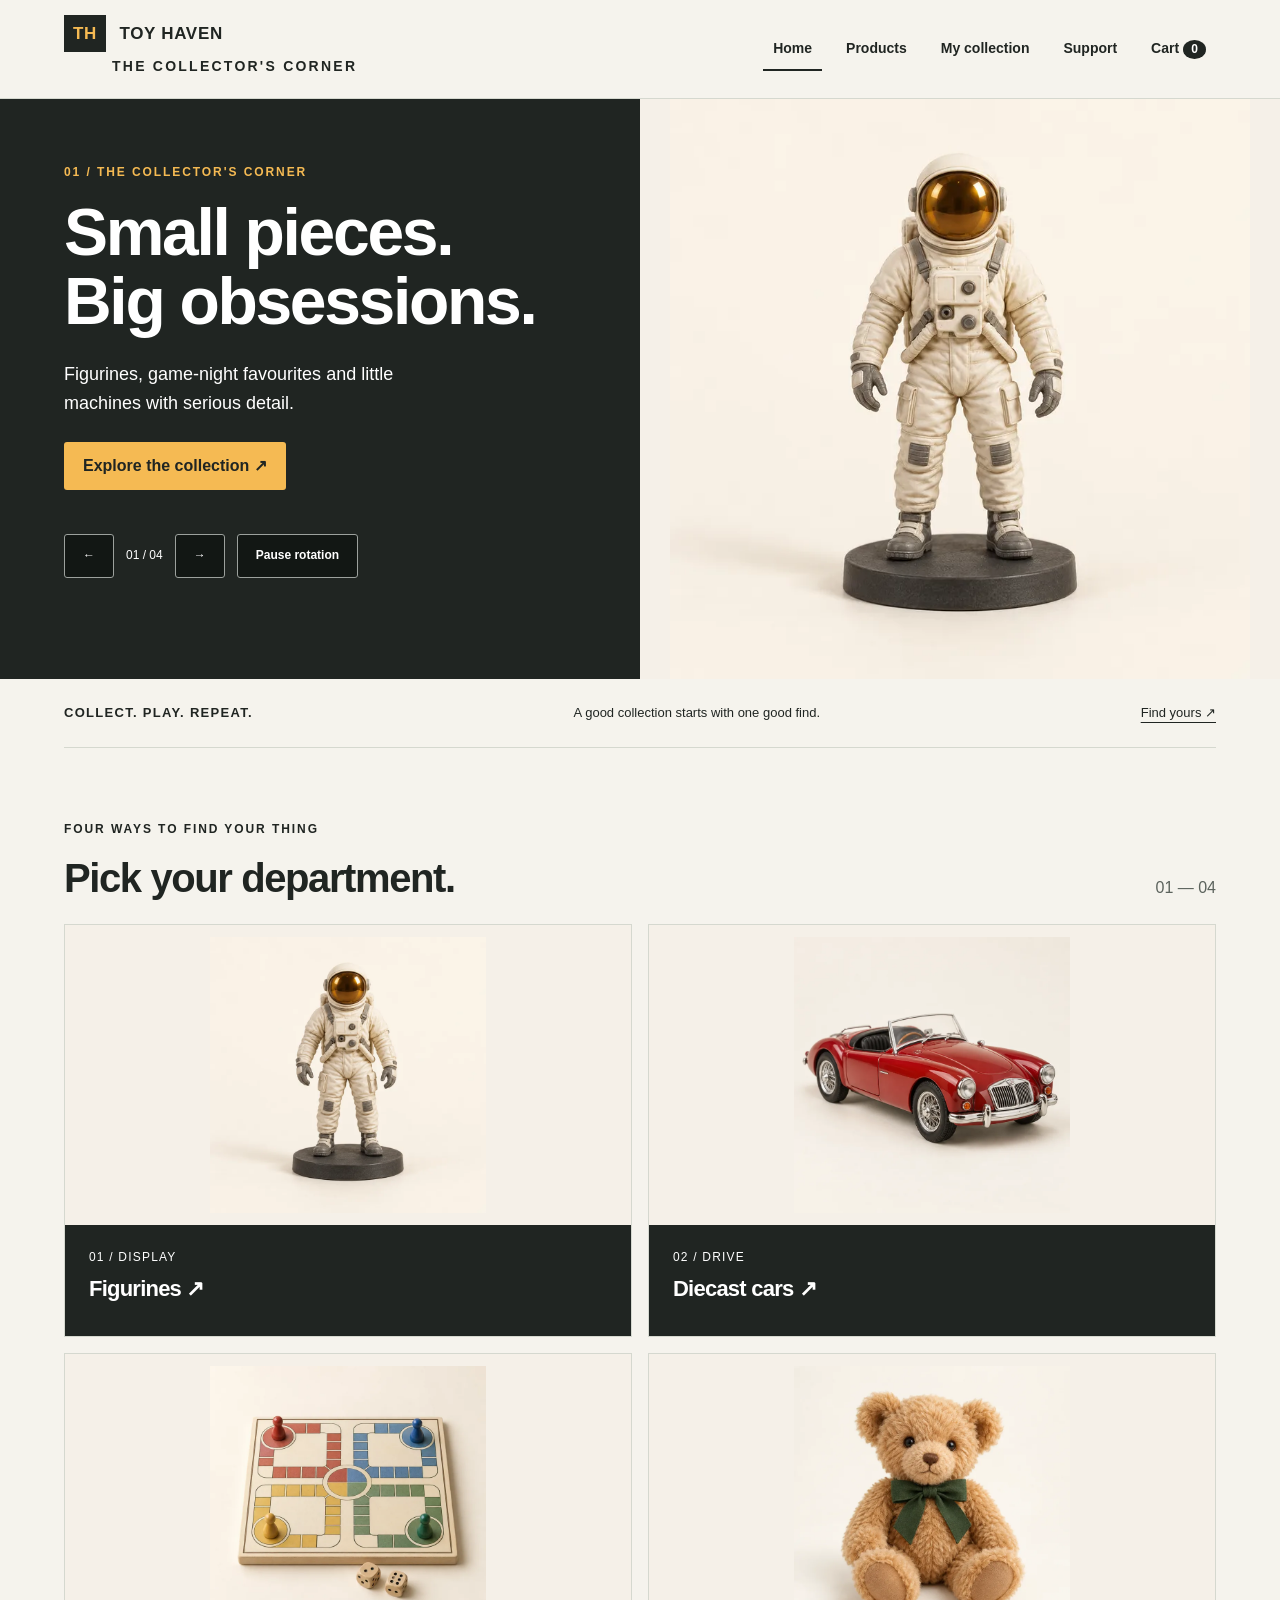
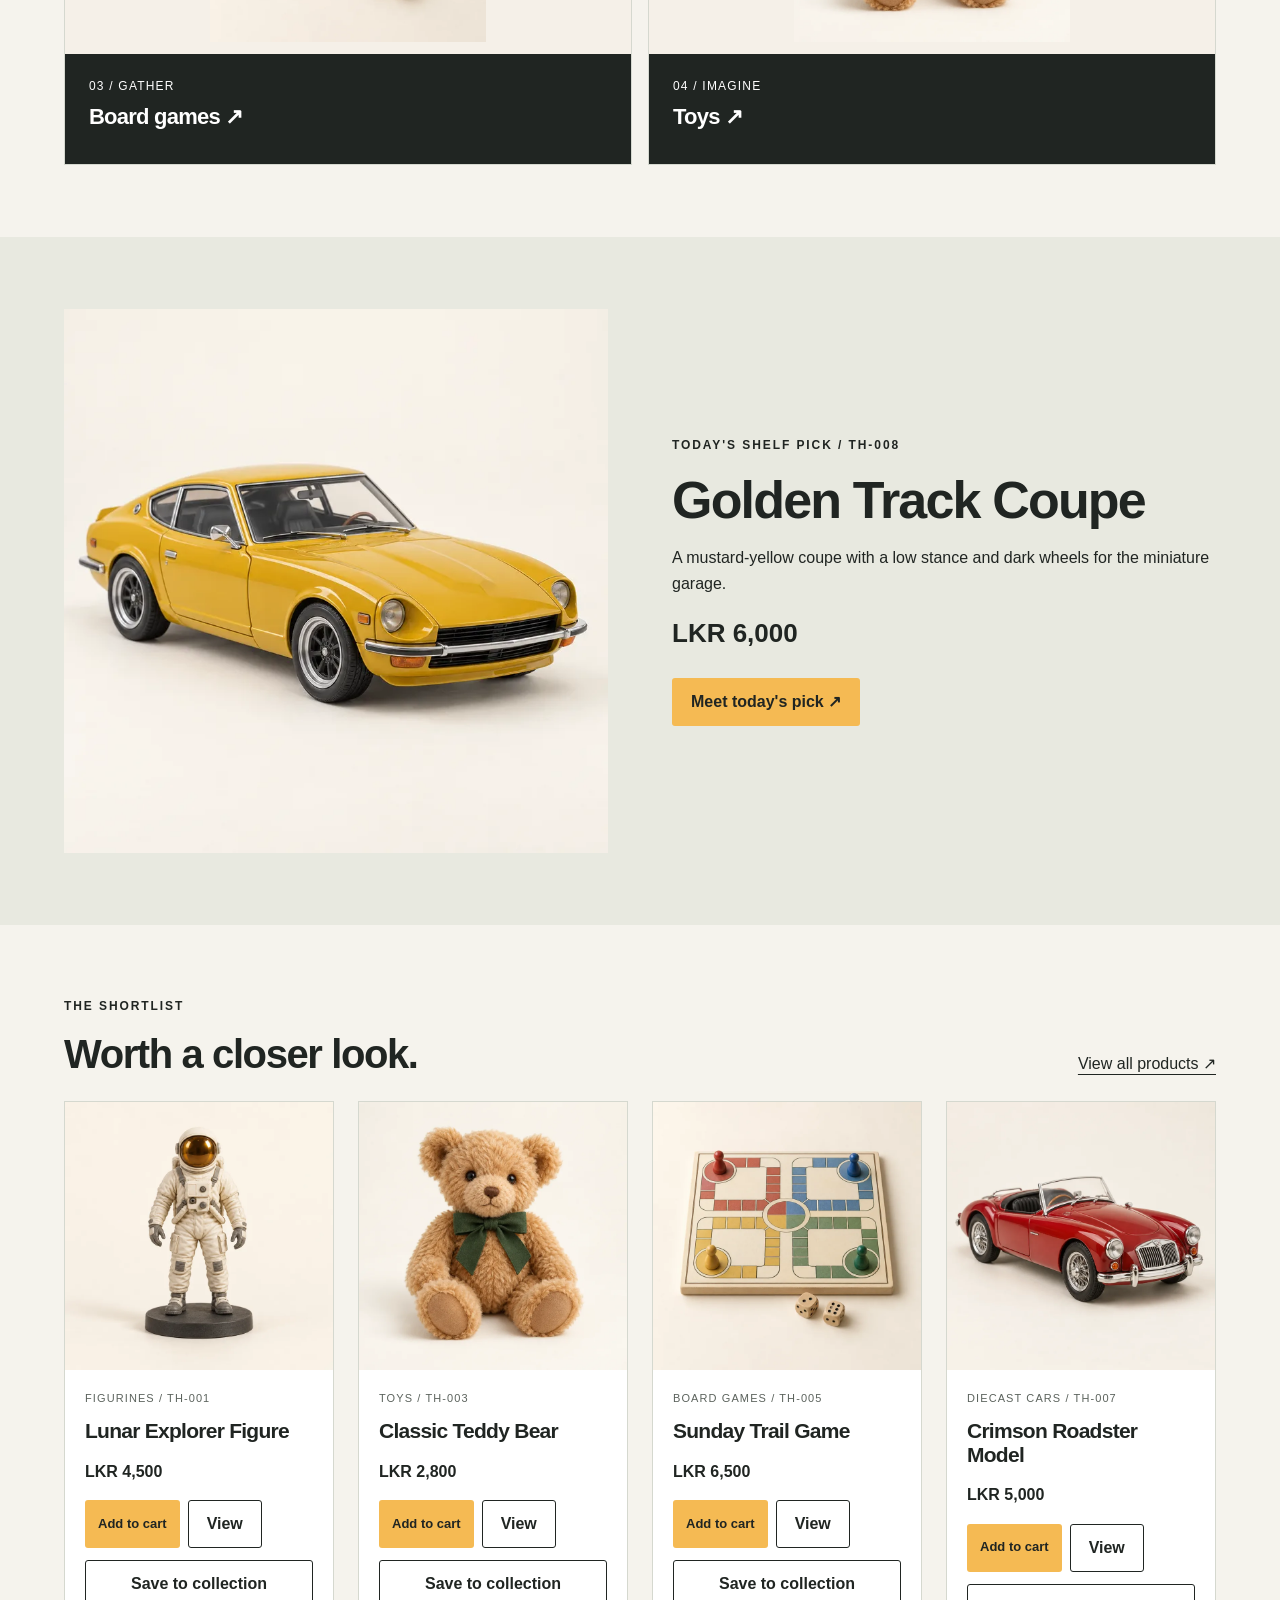
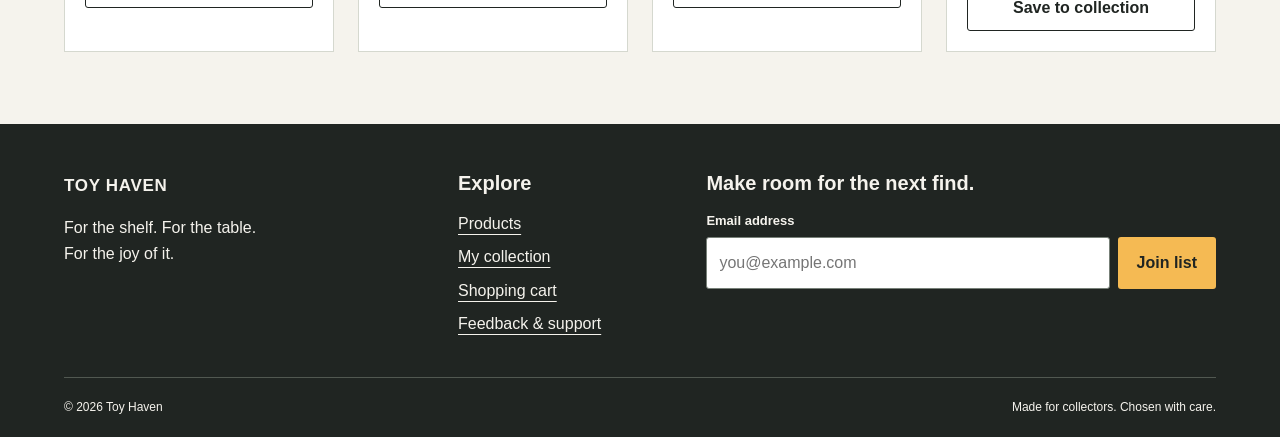
<file: index.html>
<!DOCTYPE html>
<html lang="en">
    <head>
        <meta charset="UTF-8" >
        <meta name="viewport" content="width=device-width, initial-scale=1" >
        <meta
            name="description"
            content="Toy Haven: explore collectible figurines, toys, board games and diecast cars."
        >
        <meta name="theme-color" content="#202522" >
        <title>Collect something extraordinary | Toy Haven</title>
        <link rel="icon" href="assets/icons/icon.svg" type="image/svg+xml" >
        <link rel="apple-touch-icon" href="assets/icons/icon-192.png" >
        <link rel="manifest" href="manifest.webmanifest" >
        <link rel="stylesheet" href="css/style.css" >
        <script src="js/data.js" defer></script>
        <script src="js/app.js" defer></script>
        <script src="js/index.js" defer></script>
    </head>
    <body>
        <a class="skip-link" href="#main">Skip to content</a>
        <header class="site-header">
            <nav class="nav container" aria-label="Main navigation">
                <a class="brand" href="index.html"
                    ><span class="brand-mark" aria-hidden="true">TH</span> TOY HAVEN<span
                        class="brand-note"
                        >THE COLLECTOR'S CORNER</span
                    ></a
                >
                <button
                    class="menu-toggle"
                    id="menuToggle"
                    type="button"
                    aria-expanded="false"
                    aria-controls="navLinks"
                >
                    <span class="menu-icon" aria-hidden="true"></span> Menu
                </button>
                <div class="nav-links" id="navLinks">
                    <a href="index.html" aria-current="page">Home</a
                    ><a href="products.html">Products</a><a href="wishlist.html">My collection</a
                    ><a href="support.html">Support</a
                    ><a href="cart.html">Cart <span id="cartCount">0</span></a>
                </div>
            </nav>
        </header>
        <noscript
            ><p class="notice container">
                Enable JavaScript to browse products, use the cart and submit forms.
            </p></noscript
        >
        <main id="main">
            <section class="hero" aria-label="Promotional carousel" aria-roledescription="carousel">
                <img
                    class="hero-image"
                    id="heroImage"
                    src="assets/images/astronaut.webp"
                    alt="Lunar Explorer Figure in a cream spacesuit"
                    width="800"
                    height="800"
                    fetchpriority="high"
                >
                <div class="container hero-content">
                    <p class="eyebrow" id="heroTag">01 / THE COLLECTOR'S CORNER</p>
                    <h1 id="heroTitle">Small pieces.<br >Big obsessions.</h1>
                    <p id="heroText">
                        Figurines, game-night favourites and little machines with serious detail.
                    </p>
                    <a class="button" id="heroLink" href="products.html?category=Figurines"
                        >Explore the collection ↗</a
                    >
                    <div class="carousel-controls">
                        <button id="previousSlide" aria-label="Previous promotion">←</button
                        ><span id="slideCount">01 / 04</span
                        ><button id="nextSlide" aria-label="Next promotion">→</button
                        ><button id="pauseSlides" aria-pressed="false">Pause rotation</button>
                    </div>
                </div>
            </section>
            <div class="intro-strip container">
                <span>COLLECT. PLAY. REPEAT.</span>
                <p>A good collection starts with one good find.</p>
                <a href="products.html">Find yours ↗</a>
            </div>
            <section class="section container reveal">
                <div class="section-heading">
                    <div>
                        <p class="eyebrow">FOUR WAYS TO FIND YOUR THING</p>
                        <h2>Pick your department.</h2>
                    </div>
                    <span class="muted">01 — 04</span>
                </div>
                <div class="departments">
                    <a class="department" href="products.html?category=Figurines"
                        ><img
                            src="assets/images/astronaut.webp"
                            alt="Lunar Explorer Figure"
                            loading="lazy"
                            width="800"
                            height="800"
                        >
                        <div>
                            <span>01 / DISPLAY</span>
                            <h3>Figurines ↗</h3>
                        </div></a
                    >
                    <a class="department" href="products.html?category=Diecast%20Cars"
                        ><img
                            src="assets/images/roadster.webp"
                            alt="Crimson Roadster Model"
                            loading="lazy"
                            width="800"
                            height="800"
                        >
                        <div>
                            <span>02 / DRIVE</span>
                            <h3>Diecast cars ↗</h3>
                        </div></a
                    >
                    <a class="department" href="products.html?category=Board%20Games"
                        ><img
                            src="assets/images/boardgame.webp"
                            alt="Sunday Trail Game"
                            loading="lazy"
                            width="800"
                            height="800"
                        >
                        <div>
                            <span>03 / GATHER</span>
                            <h3>Board games ↗</h3>
                        </div></a
                    >
                    <a class="department" href="products.html?category=Toys"
                        ><img
                            src="assets/images/teddy.webp"
                            alt="Classic Teddy Bear"
                            loading="lazy"
                            width="800"
                            height="800"
                        >
                        <div>
                            <span>04 / IMAGINE</span>
                            <h3>Toys ↗</h3>
                        </div></a
                    >
                </div>
            </section>
            <div class="spotlight section reveal">
                <div class="container spotlight-grid" id="dailyProduct"></div>
            </div>
            <section class="section container reveal">
                <div class="section-heading">
                    <div>
                        <p class="eyebrow">THE SHORTLIST</p>
                        <h2>Worth a closer look.</h2>
                    </div>
                    <a href="products.html">View all products ↗</a>
                </div>
                <div class="product-grid" id="featuredProducts"></div>
            </section>
        </main>
        <footer class="site-footer">
            <div class="container footer-grid">
                <div>
                    <a class="brand" href="index.html">TOY HAVEN</a>
                    <p>For the shelf. For the table.<br >For the joy of it.</p>
                </div>
                <div>
                    <h2 class="footer-title">Explore</h2>
                    <ul class="footer-links">
                        <li><a href="products.html">Products</a></li>
                        <li><a href="wishlist.html">My collection</a></li>
                        <li><a href="cart.html">Shopping cart</a></li>
                        <li><a href="support.html">Feedback &amp; support</a></li>
                    </ul>
                </div>
                <form id="newsletterForm" novalidate>
                    <h2 class="footer-title">Make room for the next find.</h2>
                    <label for="newsletterEmail">Email address</label>
                    <div class="newsletter-row">
                        <input
                            id="newsletterEmail"
                            type="email"
                            autocomplete="email"
                            required
                            maxlength="120"
                            placeholder="you@example.com"
                            aria-describedby="newsletterMessage"
                        ><button type="submit">Join list</button>
                    </div>
                    <p id="newsletterMessage" role="status"></p>
                </form>
            </div>
            <div class="container footer-bottom">
                <span>© 2026 Toy Haven</span
                ><span>Made for collectors. Chosen with care.</span>
            </div>
        </footer>
        <div id="toast" class="toast" role="status" aria-live="polite"></div>
    </body>
</html>
</file>
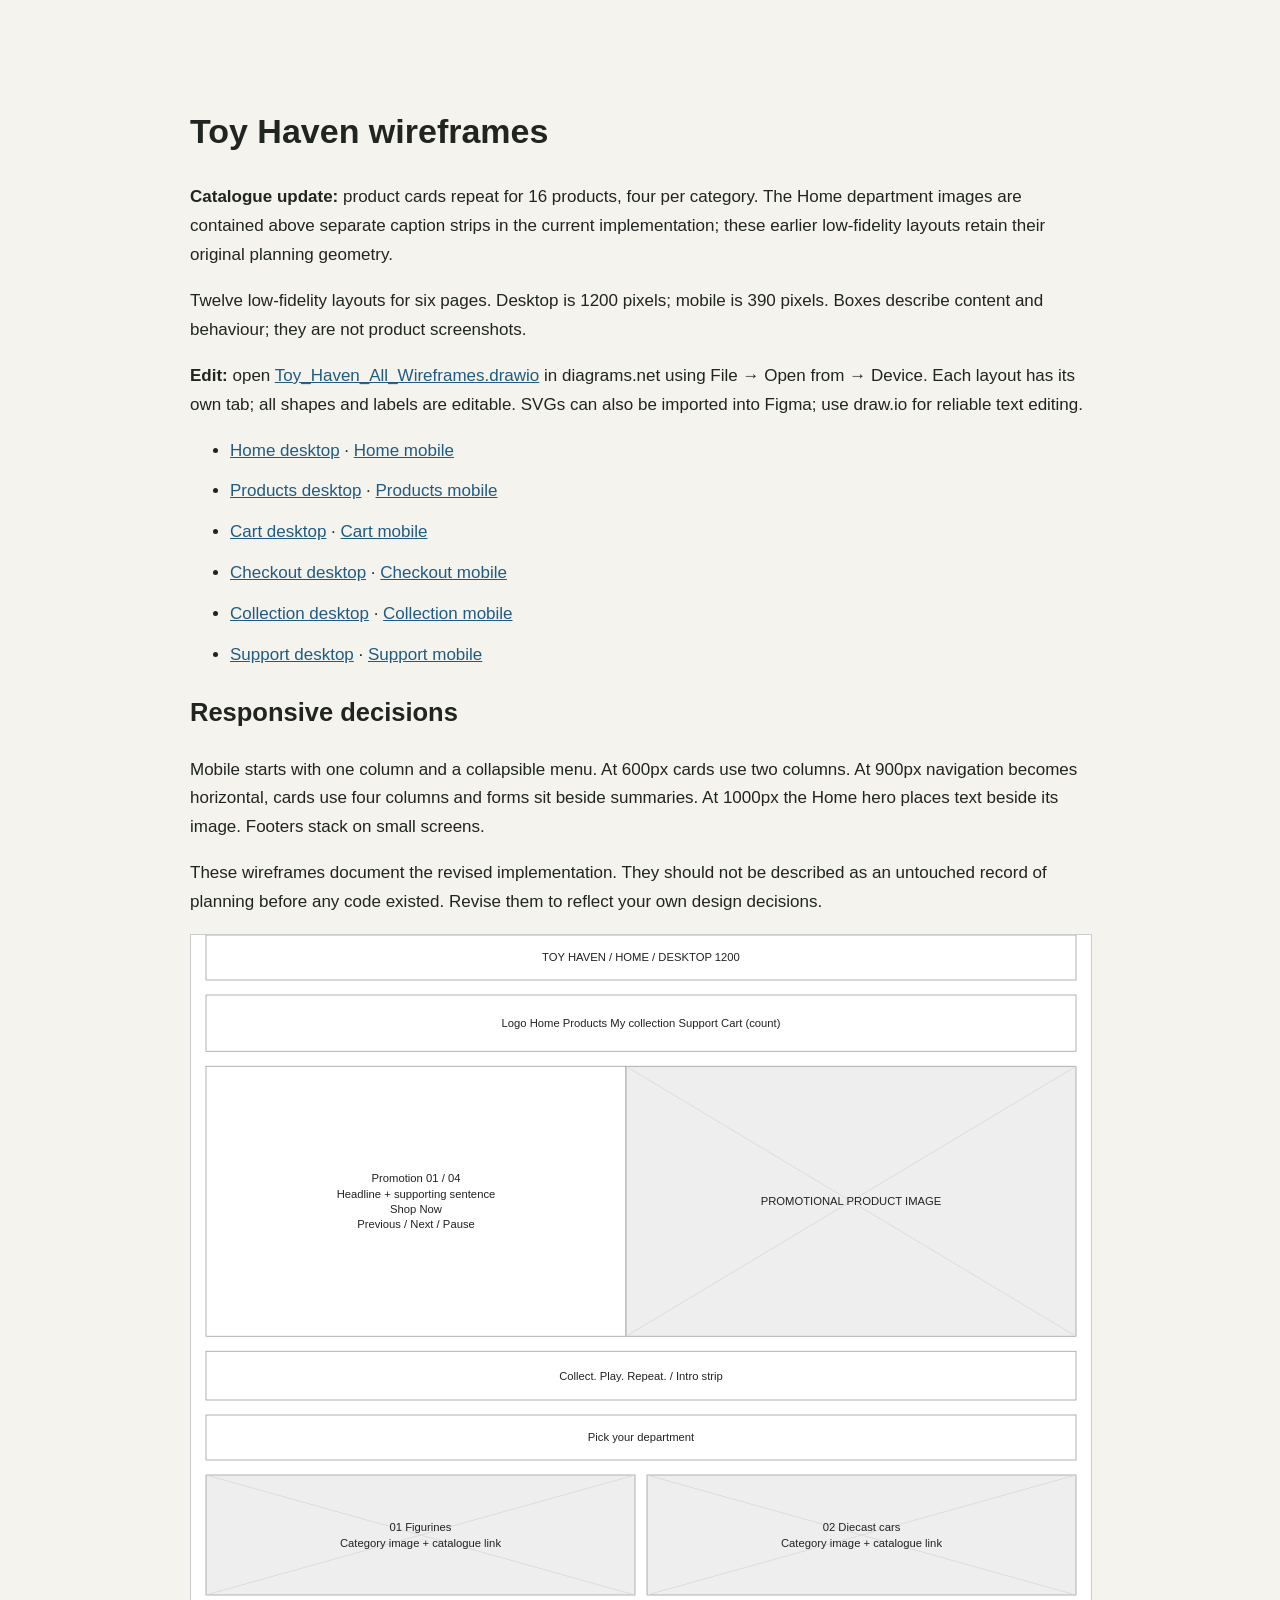
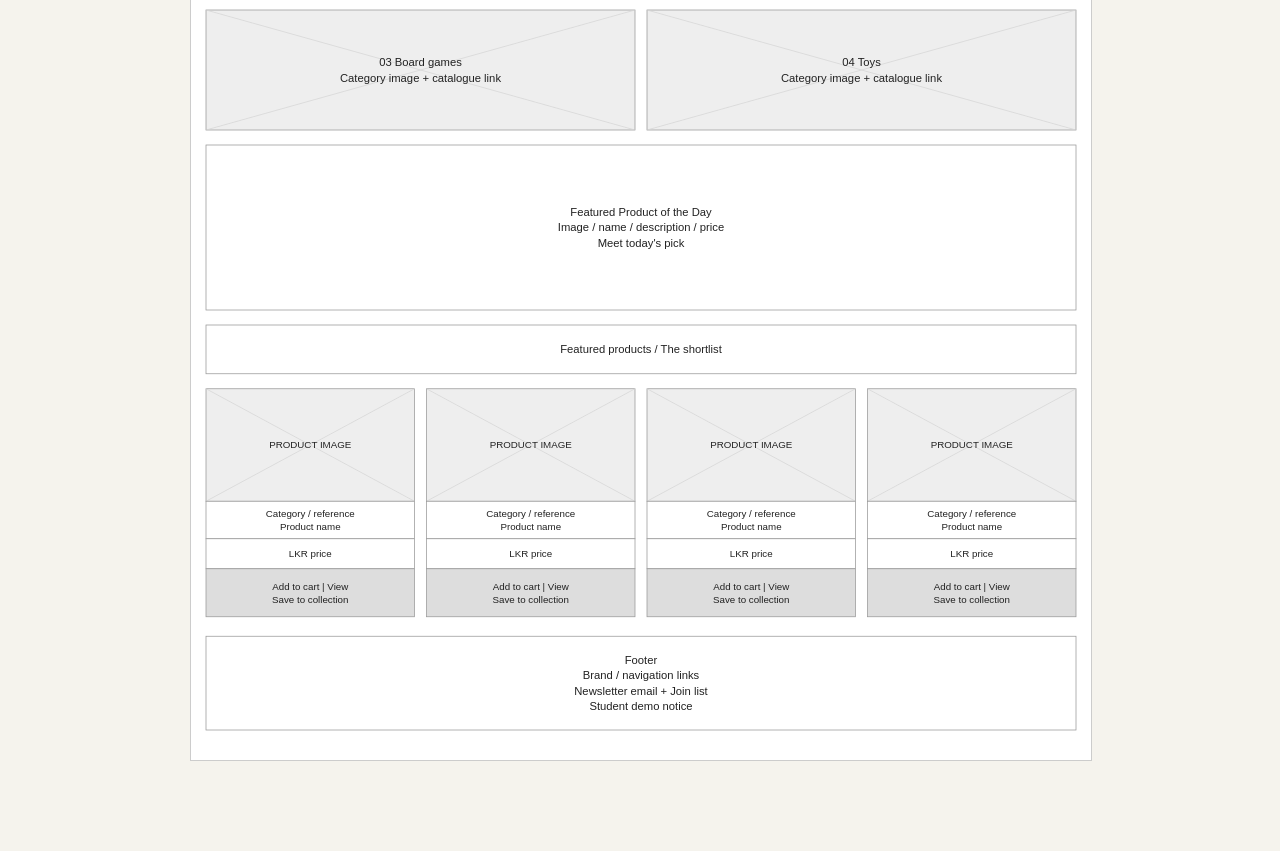
<file: docs/wireframes/index.html>
<!doctype html><html lang="en"><meta charset="utf-8"><meta name="viewport" content="width=device-width,initial-scale=1"><title>Toy Haven wireframes</title><style>body{font:17px/1.7 Arial;max-width:900px;margin:60px auto;padding:20px;background:#f5f3ed;color:#202522}li{margin:12px 0}a{color:#205b82}img{max-width:100%;border:1px solid #ccc}</style><h1>Toy Haven wireframes</h1><p><strong>Catalogue update:</strong> product cards repeat for 16 products, four per category. The Home department images are contained above separate caption strips in the current implementation; these earlier low-fidelity layouts retain their original planning geometry.</p><p>Twelve low-fidelity layouts for six pages. Desktop is 1200 pixels; mobile is 390 pixels. Boxes describe content and behaviour; they are not product screenshots.</p><p><b>Edit:</b> open <a href="Toy_Haven_All_Wireframes.drawio">Toy_Haven_All_Wireframes.drawio</a> in diagrams.net using File → Open from → Device. Each layout has its own tab; all shapes and labels are editable. SVGs can also be imported into Figma; use draw.io for reliable text editing.</p><ul><li><a href="home-desktop.svg">Home desktop</a> · <a href="home-mobile.svg">Home mobile</a></li><li><a href="products-desktop.svg">Products desktop</a> · <a href="products-mobile.svg">Products mobile</a></li><li><a href="cart-desktop.svg">Cart desktop</a> · <a href="cart-mobile.svg">Cart mobile</a></li><li><a href="checkout-desktop.svg">Checkout desktop</a> · <a href="checkout-mobile.svg">Checkout mobile</a></li><li><a href="collection-desktop.svg">Collection desktop</a> · <a href="collection-mobile.svg">Collection mobile</a></li><li><a href="support-desktop.svg">Support desktop</a> · <a href="support-mobile.svg">Support mobile</a></li></ul><h2>Responsive decisions</h2><p>Mobile starts with one column and a collapsible menu. At 600px cards use two columns. At 900px navigation becomes horizontal, cards use four columns and forms sit beside summaries. At 1000px the Home hero places text beside its image. Footers stack on small screens.</p><p>These wireframes document the revised implementation. They should not be described as an untouched record of planning before any code existed. Revise them to reflect your own design decisions.</p><img src="home-desktop.svg" alt="Desktop Home wireframe"></html>
</file>
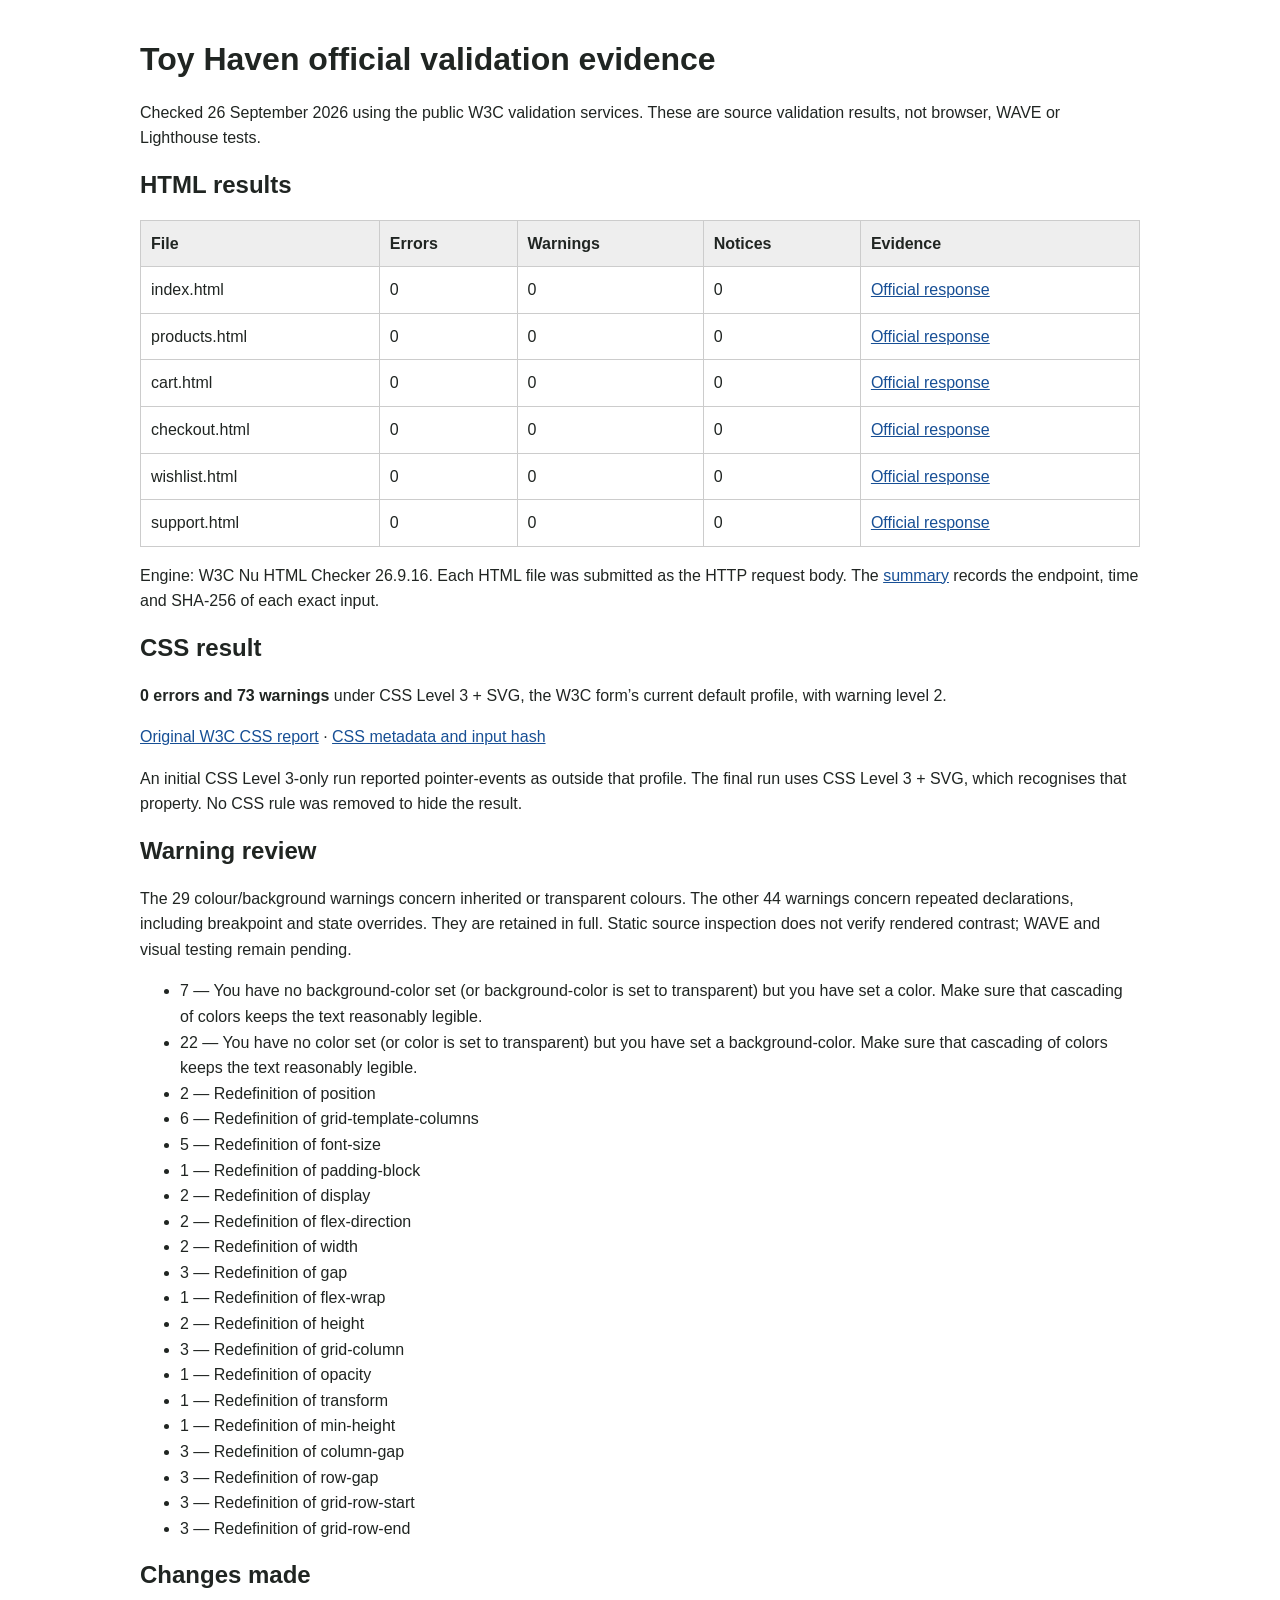
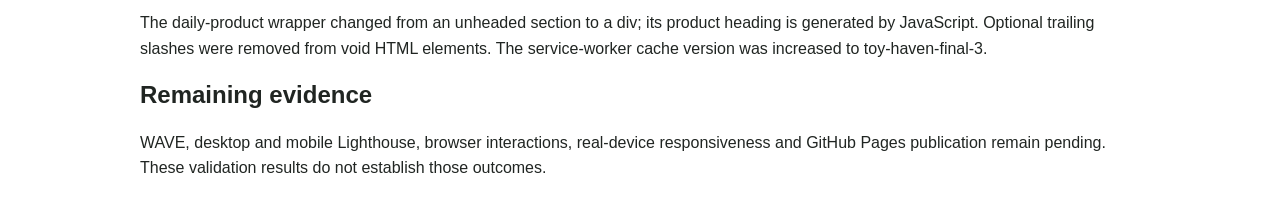
<file: docs/verification/w3c/index.html>
<!doctype html><html lang="en"><meta charset="utf-8"><meta name="viewport" content="width=device-width,initial-scale=1"><title>Toy Haven official validation evidence</title><style>body{font:16px/1.6 Arial,sans-serif;max-width:1000px;margin:40px auto;padding:0 24px;color:#202522}table{border-collapse:collapse;width:100%}td,th{border:1px solid #ccc;padding:10px;text-align:left}th{background:#eee}code{overflow-wrap:anywhere}h1,h2{line-height:1.2}a{color:#174f95}</style><main><h1>Toy Haven official validation evidence</h1><p>Checked 26 September 2026 using the public W3C validation services. These are source validation results, not browser, WAVE or Lighthouse tests.</p><h2>HTML results</h2><table><thead><tr><th>File</th><th>Errors</th><th>Warnings</th><th>Notices</th><th>Evidence</th></tr></thead><tbody><tr><td>index.html</td><td>0</td><td>0</td><td>0</td><td><a href="index.json">Official response</a></td></tr><tr><td>products.html</td><td>0</td><td>0</td><td>0</td><td><a href="products.json">Official response</a></td></tr><tr><td>cart.html</td><td>0</td><td>0</td><td>0</td><td><a href="cart.json">Official response</a></td></tr><tr><td>checkout.html</td><td>0</td><td>0</td><td>0</td><td><a href="checkout.json">Official response</a></td></tr><tr><td>wishlist.html</td><td>0</td><td>0</td><td>0</td><td><a href="wishlist.json">Official response</a></td></tr><tr><td>support.html</td><td>0</td><td>0</td><td>0</td><td><a href="support.json">Official response</a></td></tr></tbody></table><p>Engine: W3C Nu HTML Checker 26.9.16. Each HTML file was submitted as the HTTP request body. The <a href="html-summary.json">summary</a> records the endpoint, time and SHA-256 of each exact input.</p><h2>CSS result</h2><p><strong>0 errors and 73 warnings</strong> under CSS Level 3 + SVG, the W3C form’s current default profile, with warning level 2.</p><p><a href="style-css.html">Original W3C CSS report</a> · <a href="css-summary.json">CSS metadata and input hash</a></p><p>An initial CSS Level 3-only run reported pointer-events as outside that profile. The final run uses CSS Level 3 + SVG, which recognises that property. No CSS rule was removed to hide the result.</p><h2>Warning review</h2><p>The 29 colour/background warnings concern inherited or transparent colours. The other 44 warnings concern repeated declarations, including breakpoint and state overrides. They are retained in full. Static source inspection does not verify rendered contrast; WAVE and visual testing remain pending.</p><ul><li>7 — You have no background-color set (or background-color is set to transparent) but you have set a color. Make sure that cascading of colors keeps the text reasonably legible.</li><li>22 — You have no color set (or color is set to transparent) but you have set a background-color. Make sure that cascading of colors keeps the text reasonably legible.</li><li>2 — Redefinition of position</li><li>6 — Redefinition of grid-template-columns</li><li>5 — Redefinition of font-size</li><li>1 — Redefinition of padding-block</li><li>2 — Redefinition of display</li><li>2 — Redefinition of flex-direction</li><li>2 — Redefinition of width</li><li>3 — Redefinition of gap</li><li>1 — Redefinition of flex-wrap</li><li>2 — Redefinition of height</li><li>3 — Redefinition of grid-column</li><li>1 — Redefinition of opacity</li><li>1 — Redefinition of transform</li><li>1 — Redefinition of min-height</li><li>3 — Redefinition of column-gap</li><li>3 — Redefinition of row-gap</li><li>3 — Redefinition of grid-row-start</li><li>3 — Redefinition of grid-row-end</li></ul><h2>Changes made</h2><p>The daily-product wrapper changed from an unheaded section to a div; its product heading is generated by JavaScript. Optional trailing slashes were removed from void HTML elements. The service-worker cache version was increased to toy-haven-final-3.</p><h2>Remaining evidence</h2><p>WAVE, desktop and mobile Lighthouse, browser interactions, real-device responsiveness and GitHub Pages publication remain pending. These validation results do not establish those outcomes.</p></main></html>
</file>
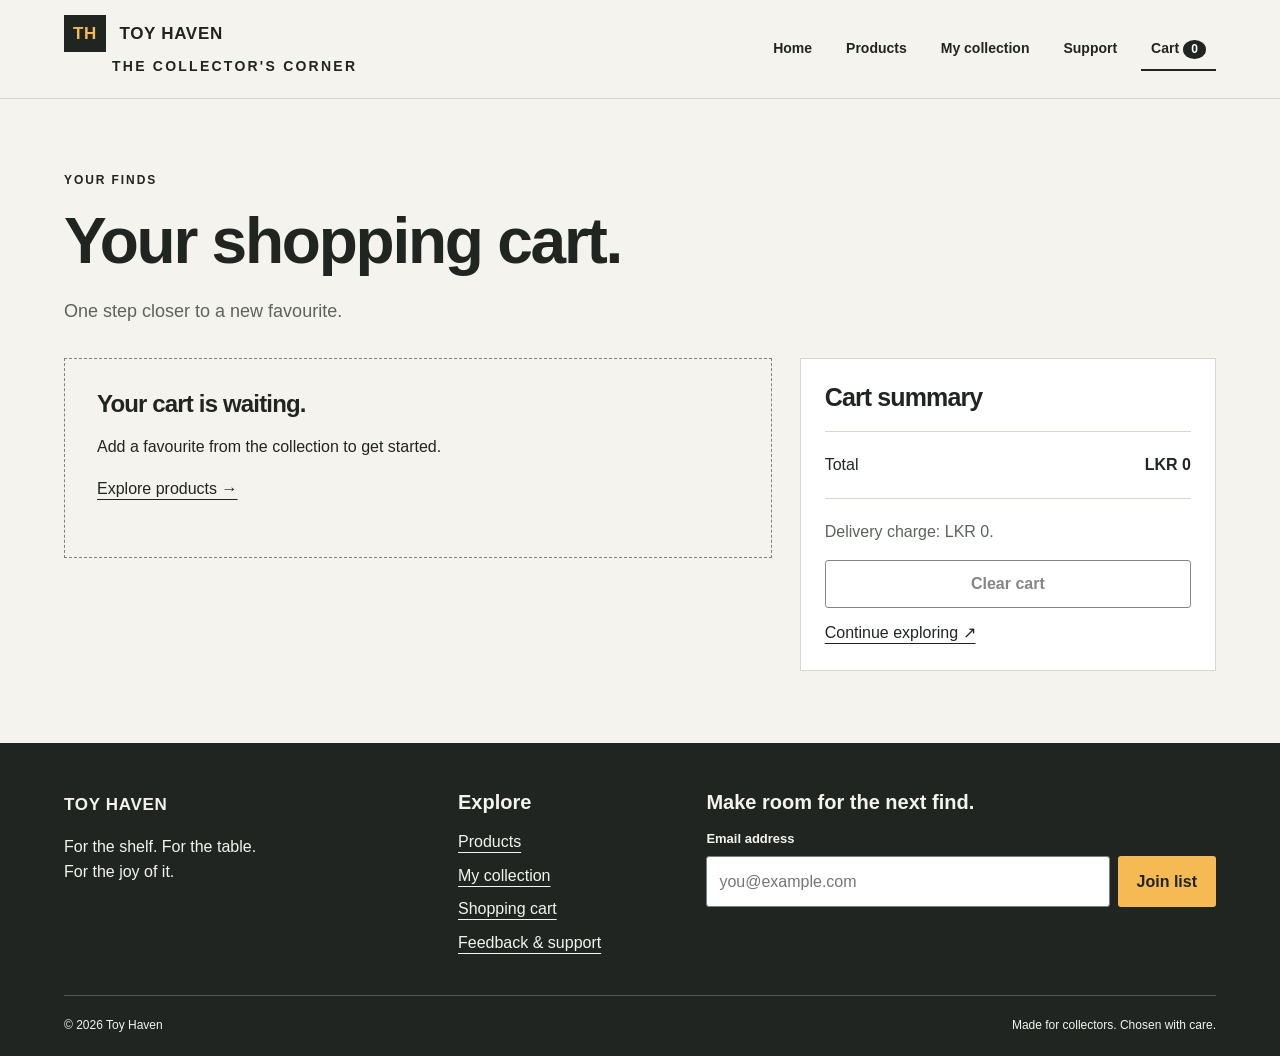
<file: cart.html>
<!DOCTYPE html>
<html lang="en">
    <head>
        <meta charset="UTF-8" >
        <meta name="viewport" content="width=device-width, initial-scale=1" >
        <meta
            name="description"
            content="Toy Haven: explore collectible figurines, toys, board games and diecast cars."
        >
        <meta name="theme-color" content="#202522" >
        <title>Your cart | Toy Haven</title>
        <link rel="icon" href="assets/icons/icon.svg" type="image/svg+xml" >
        <link rel="apple-touch-icon" href="assets/icons/icon-192.png" >
        <link rel="manifest" href="manifest.webmanifest" >
        <link rel="stylesheet" href="css/style.css" >
        <script src="js/data.js" defer></script>
        <script src="js/app.js" defer></script>
        <script src="js/cart.js" defer></script>
        <script>
  // Reserve space using the number of saved product rows.
  try {
    const savedCart = JSON.parse(
      localStorage.getItem('toyHaven.final.cart')
    );
    const rows = Array.isArray(savedCart) ? savedCart.length : 0;

    document.documentElement.style.setProperty(
      '--cart-slots', Math.max(1, rows)
    );
  } catch (error) {
    document.documentElement.style.setProperty('--cart-slots', 1);
  }
</script>
    </head>
    <body>
        <a class="skip-link" href="#main">Skip to content</a>
        <header class="site-header">
            <nav class="nav container" aria-label="Main navigation">
                <a class="brand" href="index.html"
                    ><span class="brand-mark" aria-hidden="true">TH</span> TOY HAVEN<span
                        class="brand-note"
                        >THE COLLECTOR'S CORNER</span
                    ></a
                >
                <button
                    class="menu-toggle"
                    id="menuToggle"
                    type="button"
                    aria-expanded="false"
                    aria-controls="navLinks"
                >
                    <span class="menu-icon" aria-hidden="true"></span> Menu
                </button>
                <div class="nav-links" id="navLinks">
                    <a href="index.html">Home</a><a href="products.html">Products</a
                    ><a href="wishlist.html">My collection</a><a href="support.html">Support</a
                    ><a href="cart.html" aria-current="page">Cart <span id="cartCount">0</span></a>
                </div>
            </nav>
        </header>
        <noscript
            ><p class="notice container">
                Enable JavaScript to browse products, use the cart and submit forms.
            </p></noscript
        >
        <main id="main">
            <section class="section container">
                <p class="eyebrow">YOUR FINDS</p>
                <h1>Your shopping cart.</h1>
                <p class="lead">One step closer to a new favourite.</p>
                <div class="cart-layout">
                    <div id="cartItems"></div>
                    <aside class="summary">
                        <h2>Cart summary</h2>
                        <div class="total-row">
                            <span>Total</span><strong id="cartTotal">LKR 0</strong>
                        </div>
                        <p class="muted">Delivery charge: LKR 0.</p>
                        <a class="button full" id="checkoutLink" href="checkout.html"
                            >Proceed to checkout →</a
                        ><button id="clearCart" class="secondary full">Clear cart</button
                        ><a href="products.html">Continue exploring ↗</a>
                    </aside>
                </div>
            </section>
        </main>
        <footer class="site-footer">
            <div class="container footer-grid">
                <div>
                    <a class="brand" href="index.html">TOY HAVEN</a>
                    <p>For the shelf. For the table.<br >For the joy of it.</p>
                </div>
                <div>
                    <h2 class="footer-title">Explore</h2>
                    <ul class="footer-links">
                        <li><a href="products.html">Products</a></li>
                        <li><a href="wishlist.html">My collection</a></li>
                        <li><a href="cart.html">Shopping cart</a></li>
                        <li><a href="support.html">Feedback &amp; support</a></li>
                    </ul>
                </div>
                <form id="newsletterForm" novalidate>
                    <h2 class="footer-title">Make room for the next find.</h2>
                    <label for="newsletterEmail">Email address</label>
                    <div class="newsletter-row">
                        <input
                            id="newsletterEmail"
                            type="email"
                            autocomplete="email"
                            required
                            maxlength="120"
                            placeholder="you@example.com"
                            aria-describedby="newsletterMessage"
                        ><button type="submit">Join list</button>
                    </div>
                    <p id="newsletterMessage" role="status"></p>
                </form>
            </div>
            <div class="container footer-bottom">
                <span>© 2026 Toy Haven</span
                ><span>Made for collectors. Chosen with care.</span>
            </div>
        </footer>
        <div id="toast" class="toast" role="status" aria-live="polite"></div>
    </body>
</html>
</file>
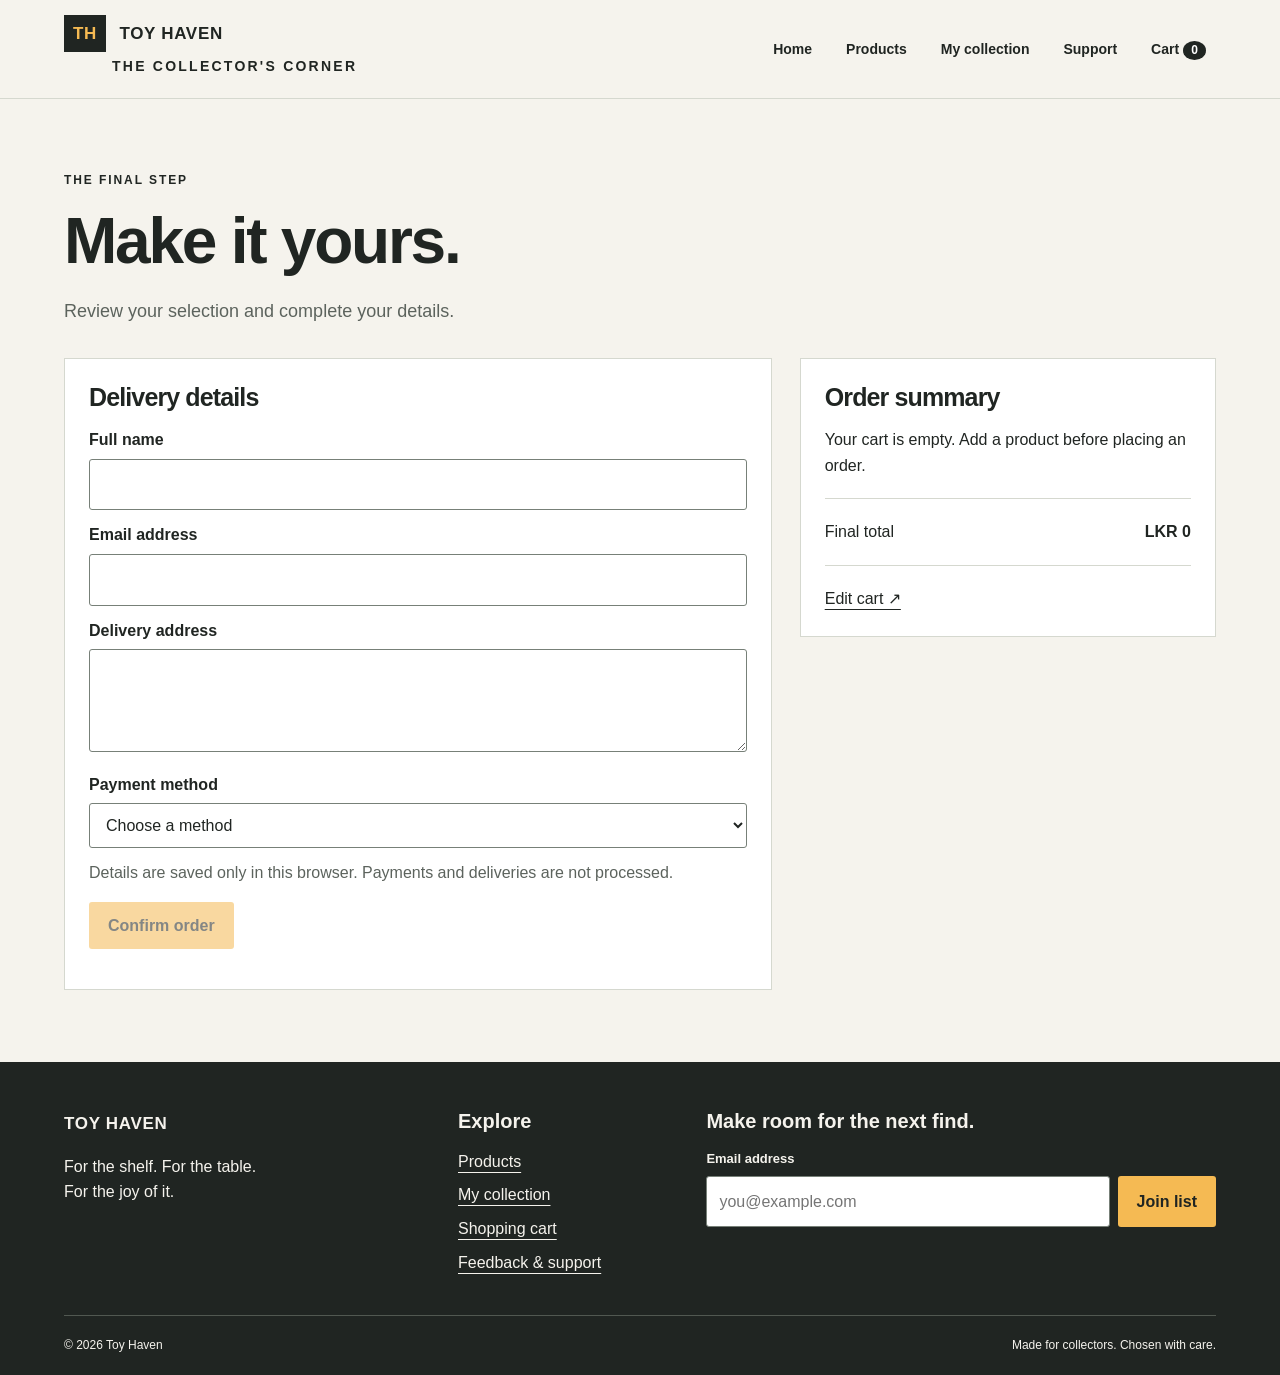
<file: checkout.html>
<!DOCTYPE html>
<html lang="en">
    <head>
        <meta charset="UTF-8" >
        <meta name="viewport" content="width=device-width, initial-scale=1" >
        <meta
            name="description"
            content="Toy Haven: explore collectible figurines, toys, board games and diecast cars."
        >
        <meta name="theme-color" content="#202522" >
        <title>Checkout | Toy Haven</title>
        <link rel="icon" href="assets/icons/icon.svg" type="image/svg+xml" >
        <link rel="apple-touch-icon" href="assets/icons/icon-192.png" >
        <link rel="manifest" href="manifest.webmanifest" >
        <link rel="stylesheet" href="css/style.css" >
        <script src="js/data.js" defer></script>
        <script src="js/app.js" defer></script>
        <script src="js/checkout.js" defer></script>
    </head>
    <body>
        <a class="skip-link" href="#main">Skip to content</a>
        <header class="site-header">
            <nav class="nav container" aria-label="Main navigation">
                <a class="brand" href="index.html"
                    ><span class="brand-mark" aria-hidden="true">TH</span> TOY HAVEN<span
                        class="brand-note"
                        >THE COLLECTOR'S CORNER</span
                    ></a
                >
                <button
                    class="menu-toggle"
                    id="menuToggle"
                    type="button"
                    aria-expanded="false"
                    aria-controls="navLinks"
                >
                    <span class="menu-icon" aria-hidden="true"></span> Menu
                </button>
                <div class="nav-links" id="navLinks">
                    <a href="index.html">Home</a><a href="products.html">Products</a
                    ><a href="wishlist.html">My collection</a><a href="support.html">Support</a
                    ><a href="cart.html">Cart <span id="cartCount">0</span></a>
                </div>
            </nav>
        </header>
        <noscript
            ><p class="notice container">
                Enable JavaScript to browse products, use the cart and submit forms.
            </p></noscript
        >
        <main id="main">
            <section class="section container">
                <p class="eyebrow">THE FINAL STEP</p>
                <h1>Make it yours.</h1>
                <p class="lead">
                    Review your selection and complete your details.
                </p>
                <div class="checkout-layout">
                    <form id="checkoutForm" class="panel" novalidate>
                        <h2>Delivery details</h2>
                        <label for="customerName">Full name</label
                        ><input
                            id="customerName"
                            autocomplete="name"
                            required
                            minlength="2"
                            maxlength="80"
                            aria-describedby="nameError"
                        >
                        <p class="field-error" id="nameError"></p>
                        <label for="customerEmail">Email address</label
                        ><input
                            id="customerEmail"
                            type="email"
                            autocomplete="email"
                            required
                            maxlength="120"
                            aria-describedby="emailError"
                        >
                        <p class="field-error" id="emailError"></p>
                        <label for="customerAddress">Delivery address</label
                        ><textarea
                            id="customerAddress"
                            autocomplete="street-address"
                            required
                            minlength="10"
                            maxlength="300"
                            rows="3"
                            aria-describedby="addressError"
                        ></textarea>
                        <p class="field-error" id="addressError"></p>
                        <label for="paymentMethod">Payment method</label
                        ><select id="paymentMethod" required aria-describedby="paymentError">
                            <option value="">Choose a method</option>
                            <option value="Cash on Delivery">Cash on delivery</option>
                            <option value="Card">Card</option>
                        </select>
                        <p class="field-error" id="paymentError"></p>
                        <p class="muted">
                            Details are saved only in this browser. Payments and deliveries are not processed.
                        </p>
                        <button type="submit" id="placeOrder">Confirm order</button>
                        <p id="checkoutMessage" role="status"></p>
                    </form>
                    <aside class="summary">
                        <h2>Order summary</h2>
                        <div id="checkoutItems"></div>
                        <div class="total-row">
                            <span>Final total</span><strong id="checkoutTotal">LKR 0</strong>
                        </div>
                        <a href="cart.html">Edit cart ↗</a>
                    </aside>
                </div>
                <section
                    id="successMessage"
                    class="success"
                    hidden
                    tabindex="-1"
                    aria-labelledby="successTitle"
                >
                    <p class="eyebrow"><span aria-hidden="true">✓ </span>ALL SET</p>
                    <h2 id="successTitle">Your next favourite is on the list.</h2>
                    <p id="orderConfirmation"></p>
                    <p>Your order details have been saved on this device.</p>
                    <a class="button" href="products.html">Explore more</a>
                </section>
            </section>
        </main>
        <footer class="site-footer">
            <div class="container footer-grid">
                <div>
                    <a class="brand" href="index.html">TOY HAVEN</a>
                    <p>For the shelf. For the table.<br >For the joy of it.</p>
                </div>
                <div>
                    <h2 class="footer-title">Explore</h2>
                    <ul class="footer-links">
                        <li><a href="products.html">Products</a></li>
                        <li><a href="wishlist.html">My collection</a></li>
                        <li><a href="cart.html">Shopping cart</a></li>
                        <li><a href="support.html">Feedback &amp; support</a></li>
                    </ul>
                </div>
                <form id="newsletterForm" novalidate>
                    <h2 class="footer-title">Make room for the next find.</h2>
                    <label for="newsletterEmail">Email address</label>
                    <div class="newsletter-row">
                        <input
                            id="newsletterEmail"
                            type="email"
                            autocomplete="email"
                            required
                            maxlength="120"
                            placeholder="you@example.com"
                            aria-describedby="newsletterMessage"
                        ><button type="submit">Join list</button>
                    </div>
                    <p id="newsletterMessage" role="status"></p>
                </form>
            </div>
            <div class="container footer-bottom">
                <span>© 2026 Toy Haven</span
                ><span>Made for collectors. Chosen with care.</span>
            </div>
        </footer>
        <div id="toast" class="toast" role="status" aria-live="polite"></div>
    </body>
</html>
</file>
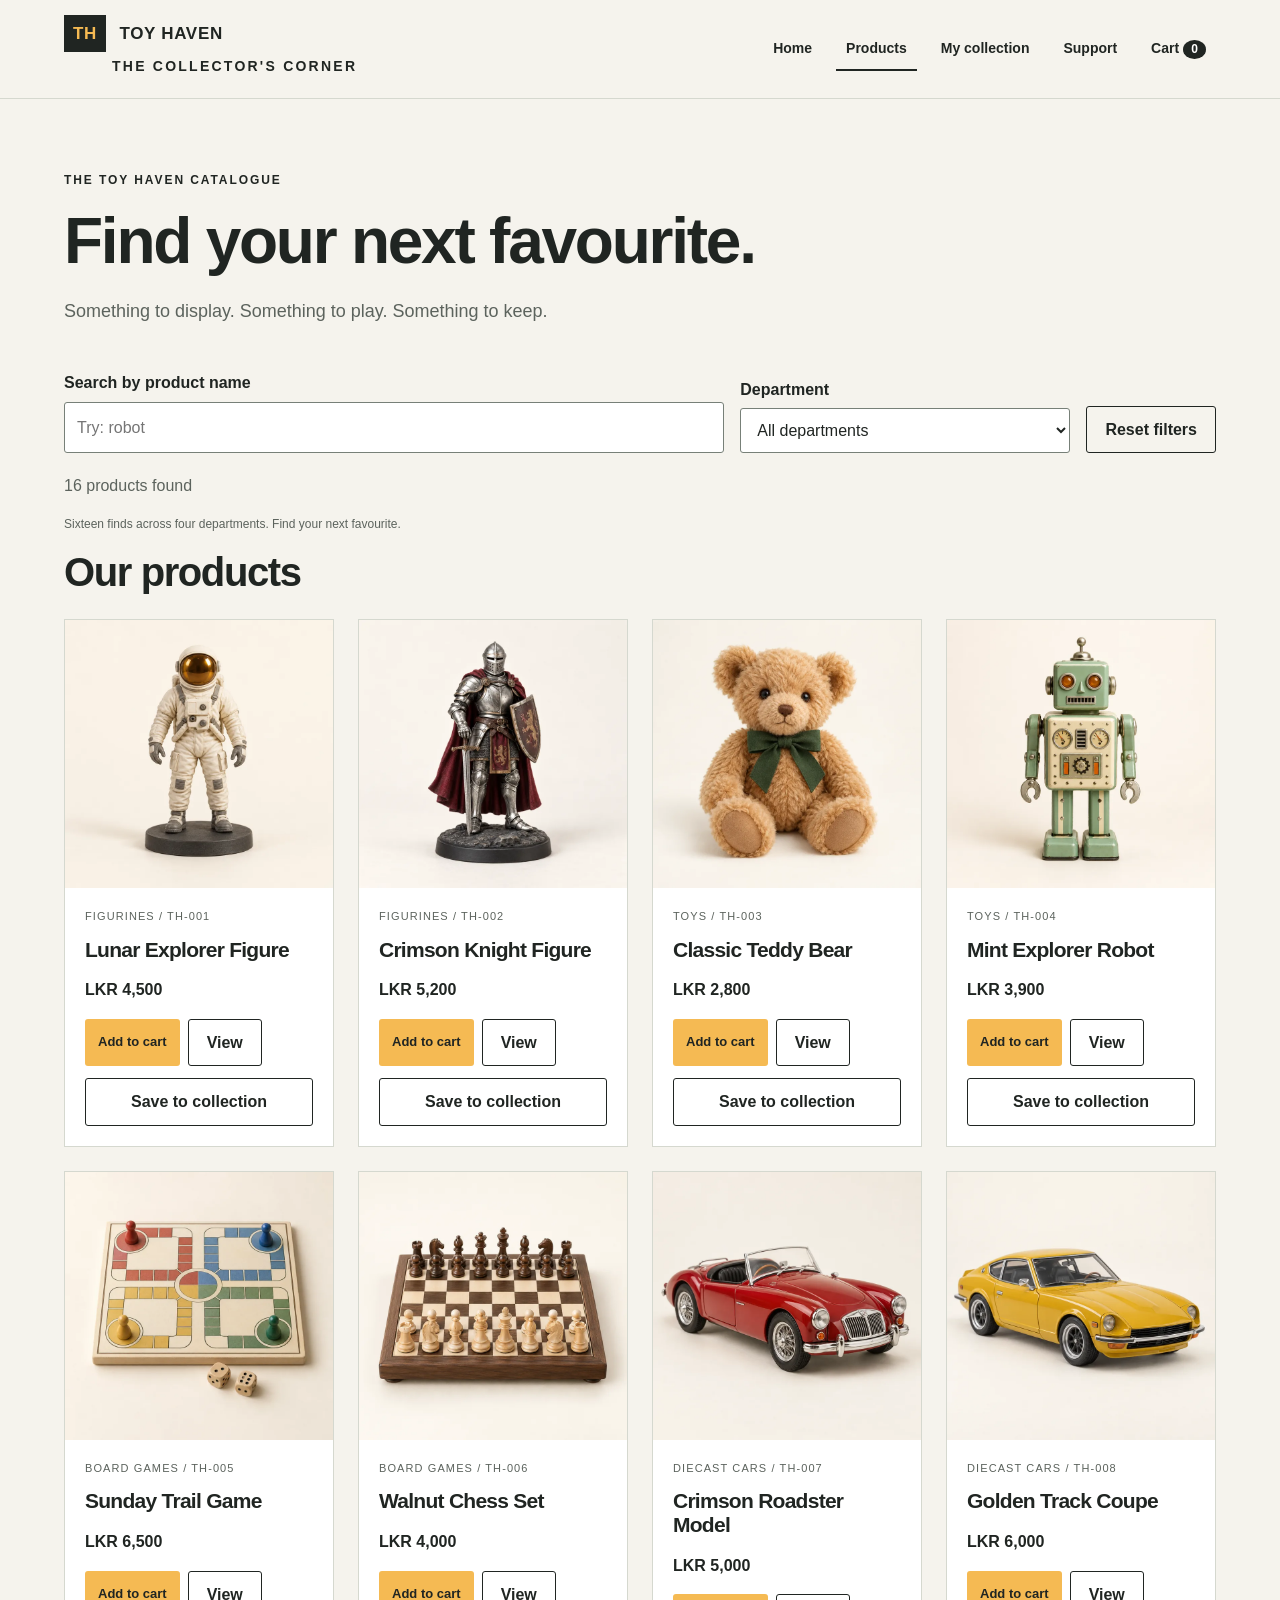
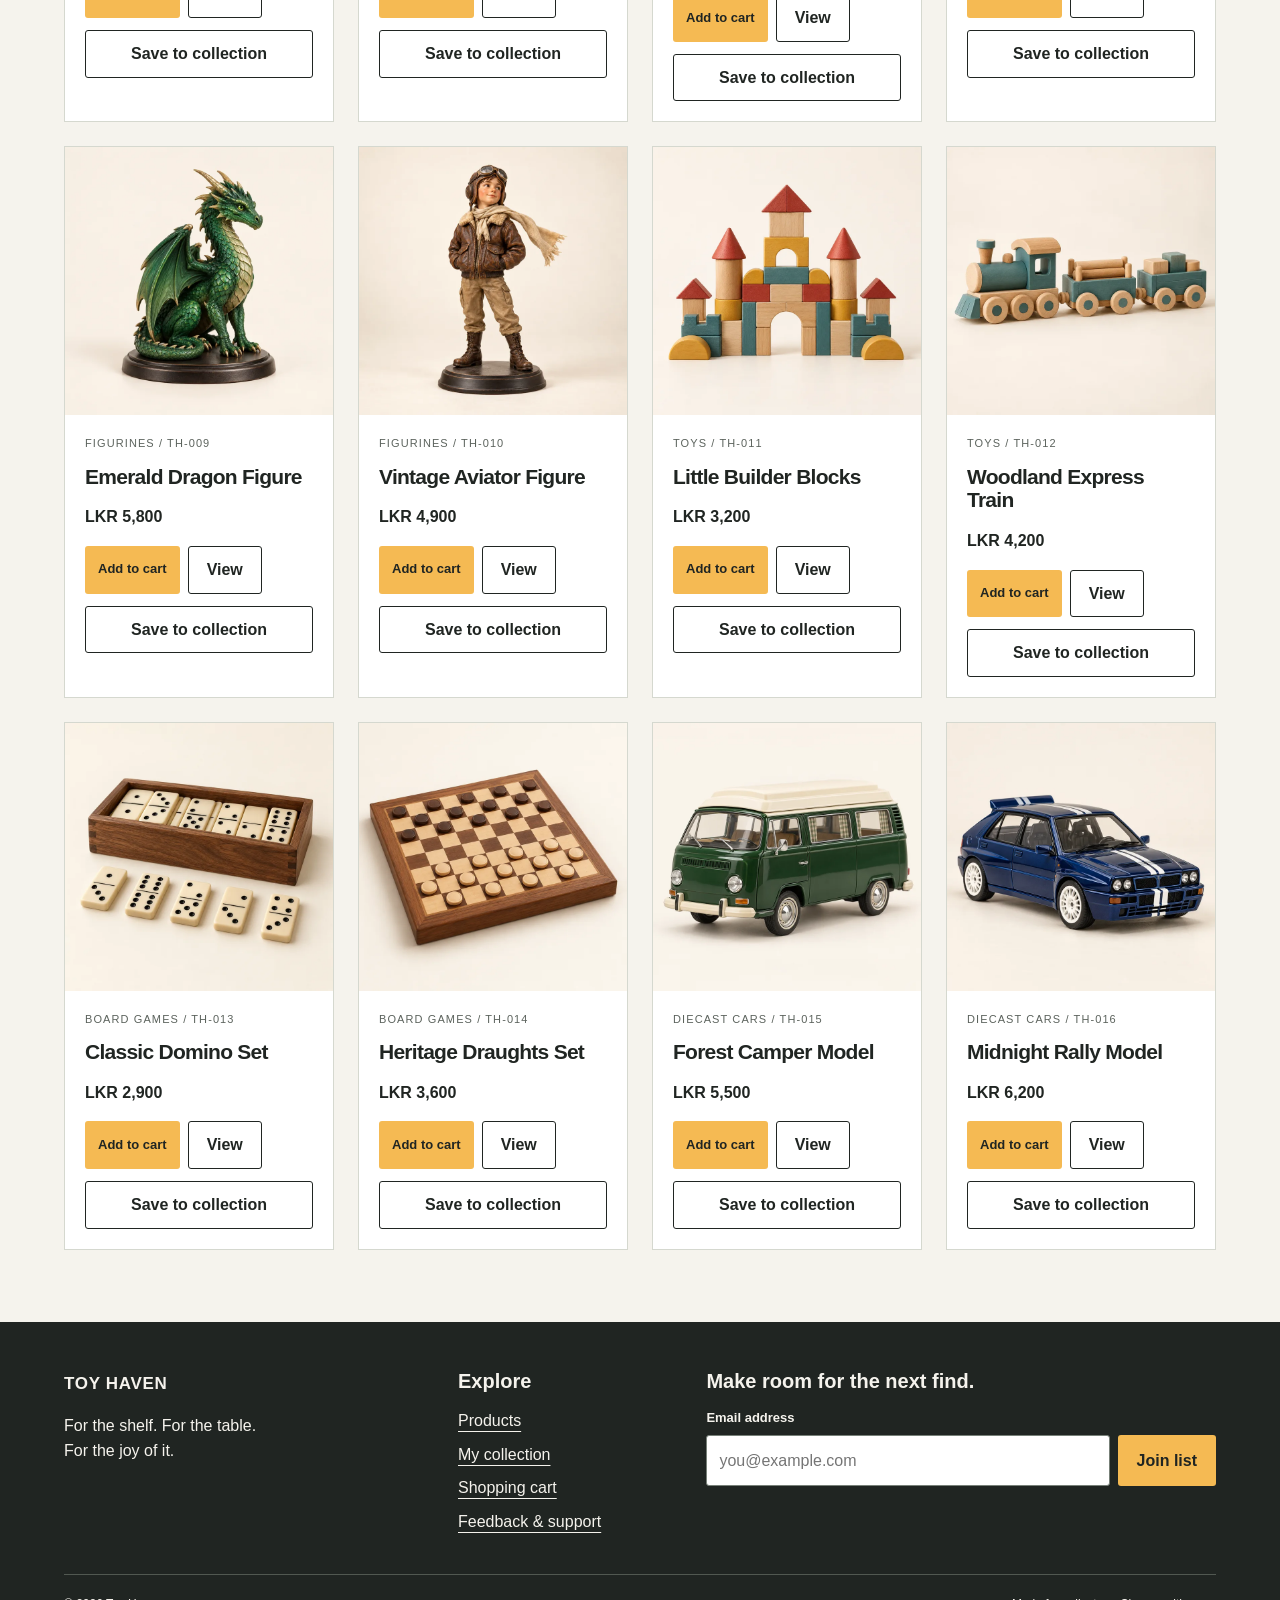
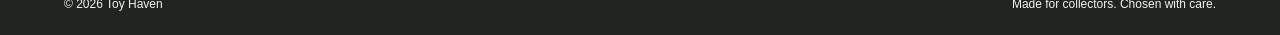
<file: products.html>
<!DOCTYPE html>
<html lang="en">
    <head>
        <meta charset="UTF-8" >
        <meta name="viewport" content="width=device-width, initial-scale=1" >
        <meta
            name="description"
            content="Toy Haven: explore collectible figurines, toys, board games and diecast cars."
        >
        <meta name="theme-color" content="#202522" >
        <title>The collection | Toy Haven</title>
        <link rel="icon" href="assets/icons/icon.svg" type="image/svg+xml" >
        <link rel="apple-touch-icon" href="assets/icons/icon-192.png" >
        <link rel="manifest" href="manifest.webmanifest" >
        <link rel="stylesheet" href="css/style.css" >
        <script src="js/data.js" defer></script>
        <script src="js/app.js" defer></script>
        <script src="js/products.js" defer></script>
    </head>
    <body>
        <a class="skip-link" href="#main">Skip to content</a>
        <header class="site-header">
            <nav class="nav container" aria-label="Main navigation">
                <a class="brand" href="index.html"
                    ><span class="brand-mark" aria-hidden="true">TH</span> TOY HAVEN<span
                        class="brand-note"
                        >THE COLLECTOR'S CORNER</span
                    ></a
                >
                <button
                    class="menu-toggle"
                    id="menuToggle"
                    type="button"
                    aria-expanded="false"
                    aria-controls="navLinks"
                >
                    <span class="menu-icon" aria-hidden="true"></span> Menu
                </button>
                <div class="nav-links" id="navLinks">
                    <a href="index.html">Home</a
                    ><a href="products.html" aria-current="page">Products</a
                    ><a href="wishlist.html">My collection</a><a href="support.html">Support</a
                    ><a href="cart.html">Cart <span id="cartCount">0</span></a>
                </div>
            </nav>
        </header>
        <noscript
            ><p class="notice container">
                Enable JavaScript to browse products, use the cart and submit forms.
            </p></noscript
        >
        <main id="main">
            <section class="section container">
                <p class="eyebrow">THE TOY HAVEN CATALOGUE</p>
                <h1>Find your next favourite.</h1>
                <p class="lead">Something to display. Something to play. Something to keep.</p>
                <div class="filters">
                    <div>
                        <label for="searchInput">Search by product name</label
                        ><input
                            id="searchInput"
                            type="search"
                            placeholder="Try: robot"
                            autocomplete="off"
                        >
                    </div>
                    <div>
                        <label for="categoryFilter">Department</label
                        ><select id="categoryFilter">
                            <option value="all">All departments</option>
                            <option>Figurines</option>
                            <option>Toys</option>
                            <option>Board Games</option>
                            <option>Diecast Cars</option>
                        </select>
                    </div>
                    <button class="secondary" id="resetFilters">Reset filters</button>
                </div>
                <p id="resultCount" role="status" class="muted"></p>
                <p class="image-note">
                    Sixteen finds across four departments. Find your next favourite.
                </p>
                <h2>Our products</h2>
<div class="product-grid" id="productGrid"></div>
            </section>
            <dialog id="productModal" aria-label="Product details">
                <div class="dialog-top">
                    <span class="eyebrow">A CLOSER LOOK</span
                    ><button id="modalClose" class="secondary" aria-label="Close product details">
                        Close ×
                    </button>
                </div>
                <div id="modalBody"></div>
            </dialog>
        </main>
        <footer class="site-footer">
            <div class="container footer-grid">
                <div>
                    <a class="brand" href="index.html">TOY HAVEN</a>
                    <p>For the shelf. For the table.<br >For the joy of it.</p>
                </div>
                <div>
                    <h2 class="footer-title">Explore</h2>
                    <ul class="footer-links">
                        <li><a href="products.html">Products</a></li>
                        <li><a href="wishlist.html">My collection</a></li>
                        <li><a href="cart.html">Shopping cart</a></li>
                        <li><a href="support.html">Feedback &amp; support</a></li>
                    </ul>
                </div>
                <form id="newsletterForm" novalidate>
                    <h2 class="footer-title">Make room for the next find.</h2>
                    <label for="newsletterEmail">Email address</label>
                    <div class="newsletter-row">
                        <input
                            id="newsletterEmail"
                            type="email"
                            autocomplete="email"
                            required
                            maxlength="120"
                            placeholder="you@example.com"
                            aria-describedby="newsletterMessage"
                        ><button type="submit">Join list</button>
                    </div>
                    <p id="newsletterMessage" role="status"></p>
                </form>
            </div>
            <div class="container footer-bottom">
                <span>© 2026 Toy Haven</span
                ><span>Made for collectors. Chosen with care.</span>
            </div>
        </footer>
        <div id="toast" class="toast" role="status" aria-live="polite"></div>
    </body>
</html>
</file>
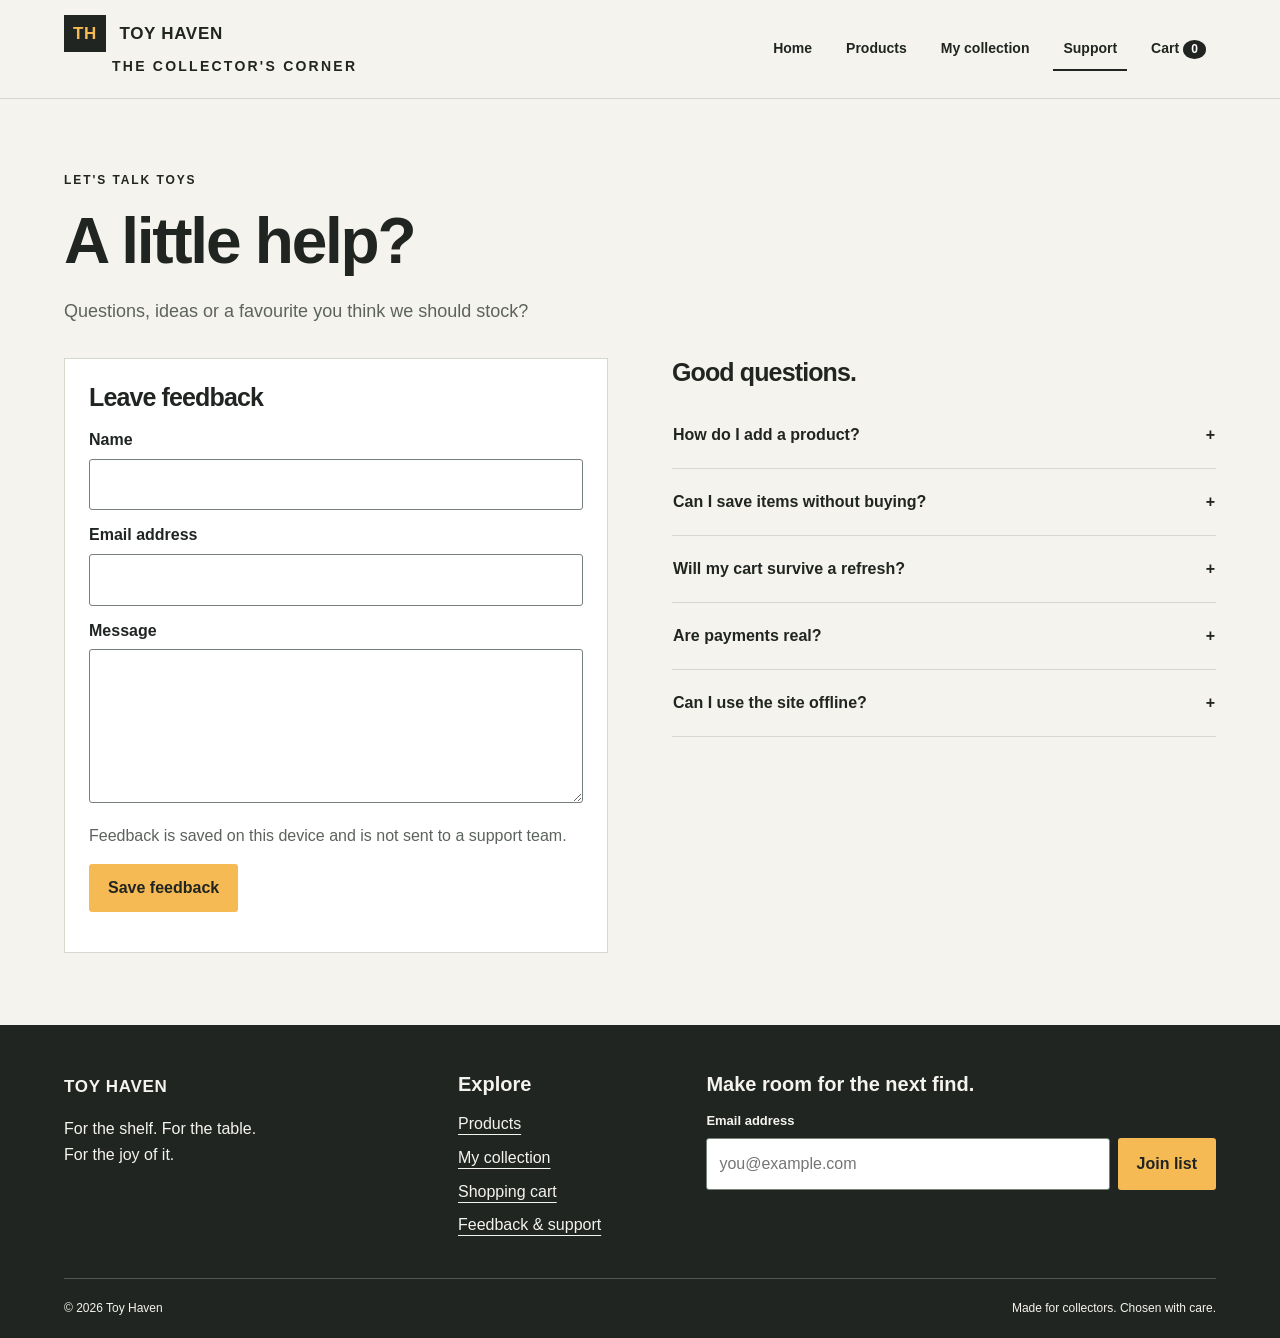
<file: support.html>
<!DOCTYPE html>
<html lang="en">
    <head>
        <meta charset="UTF-8" >
        <meta name="viewport" content="width=device-width, initial-scale=1" >
        <meta
            name="description"
            content="Toy Haven: explore collectible figurines, toys, board games and diecast cars."
        >
        <meta name="theme-color" content="#202522" >
        <title>Feedback and support | Toy Haven</title>
        <link rel="icon" href="assets/icons/icon.svg" type="image/svg+xml" >
        <link rel="apple-touch-icon" href="assets/icons/icon-192.png" >
        <link rel="manifest" href="manifest.webmanifest" >
        <link rel="stylesheet" href="css/style.css" >
        <script src="js/data.js" defer></script>
        <script src="js/app.js" defer></script>
        <script src="js/support.js" defer></script>
    </head>
    <body>
        <a class="skip-link" href="#main">Skip to content</a>
        <header class="site-header">
            <nav class="nav container" aria-label="Main navigation">
                <a class="brand" href="index.html"
                    ><span class="brand-mark" aria-hidden="true">TH</span> TOY HAVEN<span
                        class="brand-note"
                        >THE COLLECTOR'S CORNER</span
                    ></a
                >
                <button
                    class="menu-toggle"
                    id="menuToggle"
                    type="button"
                    aria-expanded="false"
                    aria-controls="navLinks"
                >
                    <span class="menu-icon" aria-hidden="true"></span> Menu
                </button>
                <div class="nav-links" id="navLinks">
                    <a href="index.html">Home</a><a href="products.html">Products</a
                    ><a href="wishlist.html">My collection</a
                    ><a href="support.html" aria-current="page">Support</a
                    ><a href="cart.html">Cart <span id="cartCount">0</span></a>
                </div>
            </nav>
        </header>
        <noscript
            ><p class="notice container">
                Enable JavaScript to browse products, use the cart and submit forms.
            </p></noscript
        >
        <main id="main">
            <section class="section container">
                <p class="eyebrow">LET'S TALK TOYS</p>
                <h1>A little help?</h1>
                <p class="lead">Questions, ideas or a favourite you think we should stock?</p>
                <div class="support-layout">
                    <form id="supportForm" class="panel" novalidate>
                        <h2>Leave feedback</h2>
                        <label for="supportName">Name</label
                        ><input
                            id="supportName"
                            autocomplete="name"
                            required
                            minlength="2"
                            maxlength="80"
                            aria-describedby="supportNameError"
                        >
                        <p class="field-error" id="supportNameError"></p>
                        <label for="supportEmail">Email address</label
                        ><input
                            id="supportEmail"
                            type="email"
                            autocomplete="email"
                            required
                            maxlength="120"
                            aria-describedby="supportEmailError"
                        >
                        <p class="field-error" id="supportEmailError"></p>
                        <label for="supportMessage">Message</label
                        ><textarea
                            id="supportMessage"
                            required
                            minlength="10"
                            maxlength="1000"
                            rows="5"
                            aria-describedby="supportMessageError"
                        ></textarea>
                        <p class="field-error" id="supportMessageError"></p>
                        <p class="muted">
                            Feedback is saved on this device and is not sent to a support team.
                        </p>
                        <button type="submit">Save feedback</button>
                        <p id="supportSuccess" role="status"></p>
                    </form>
                    <section class="faq">
                        <h2>Good questions.</h2>
                        <div class="faq-item">
                            <h3>
                                <button
                                    class="faq-question"
                                    aria-expanded="false"
                                    aria-controls="answer0"
                                >
                                    How do I add a product?<span aria-hidden="true">+</span>
                                </button>
                            </h3>
                            <div class="faq-answer" id="answer0" hidden>
                                <p>
                                    Open Products and select Add to cart. You can change quantities
                                    in your cart before checkout.
                                </p>
                            </div>
                        </div>
                        <div class="faq-item">
                            <h3>
                                <button
                                    class="faq-question"
                                    aria-expanded="false"
                                    aria-controls="answer1"
                                >
                                    Can I save items without buying?<span aria-hidden="true"
                                        >+</span
                                    >
                                </button>
                            </h3>
                            <div class="faq-answer" id="answer1" hidden>
                                <p>
                                    Yes. Select Save to collection and mark each item Interested,
                                    Owned or Not Interested.
                                </p>
                            </div>
                        </div>
                        <div class="faq-item">
                            <h3>
                                <button
                                    class="faq-question"
                                    aria-expanded="false"
                                    aria-controls="answer2"
                                >
                                    Will my cart survive a refresh?<span aria-hidden="true">+</span>
                                </button>
                            </h3>
                            <div class="faq-answer" id="answer2" hidden>
                                <p>
                                    Yes, in the same browser. Clearing website data or using another
                                    browser will not preserve your saved items.
                                </p>
                            </div>
                        </div>
                        <div class="faq-item">
                            <h3>
                                <button
                                    class="faq-question"
                                    aria-expanded="false"
                                    aria-controls="answer3"
                                >
                                    Are payments real?<span aria-hidden="true">+</span>
                                </button>
                            </h3>
                            <div class="faq-answer" id="answer3" hidden>
                                <p>
                                    No. Payment preferences are recorded with your order, but no payment is processed.
                                </p>
                            </div>
                        </div>
                        <div class="faq-item">
                            <h3>
                                <button
                                    class="faq-question"
                                    aria-expanded="false"
                                    aria-controls="answer4"
                                >
                                    Can I use the site offline?<span aria-hidden="true">+</span>
                                </button>
                            </h3>
                            <div class="faq-answer" id="answer4" hidden>
                                <p>
                                    After the first complete online visit has cached the site, the
                                    catalogue and local shopping features can work offline in a
                                    supported browser.
                                </p>
                            </div>
                        </div>
                    </section>
                </div>
            </section>
        </main>
        <footer class="site-footer">
            <div class="container footer-grid">
                <div>
                    <a class="brand" href="index.html">TOY HAVEN</a>
                    <p>For the shelf. For the table.<br >For the joy of it.</p>
                </div>
                <div>
                    <h2 class="footer-title">Explore</h2>
                    <ul class="footer-links">
                        <li><a href="products.html">Products</a></li>
                        <li><a href="wishlist.html">My collection</a></li>
                        <li><a href="cart.html">Shopping cart</a></li>
                        <li><a href="support.html">Feedback &amp; support</a></li>
                    </ul>
                </div>
                <form id="newsletterForm" novalidate>
                    <h2 class="footer-title">Make room for the next find.</h2>
                    <label for="newsletterEmail">Email address</label>
                    <div class="newsletter-row">
                        <input
                            id="newsletterEmail"
                            type="email"
                            autocomplete="email"
                            required
                            maxlength="120"
                            placeholder="you@example.com"
                            aria-describedby="newsletterMessage"
                        ><button type="submit">Join list</button>
                    </div>
                    <p id="newsletterMessage" role="status"></p>
                </form>
            </div>
            <div class="container footer-bottom">
                <span>© 2026 Toy Haven</span
                ><span>Made for collectors. Chosen with care.</span>
            </div>
        </footer>
        <div id="toast" class="toast" role="status" aria-live="polite"></div>
    </body>
</html>
</file>
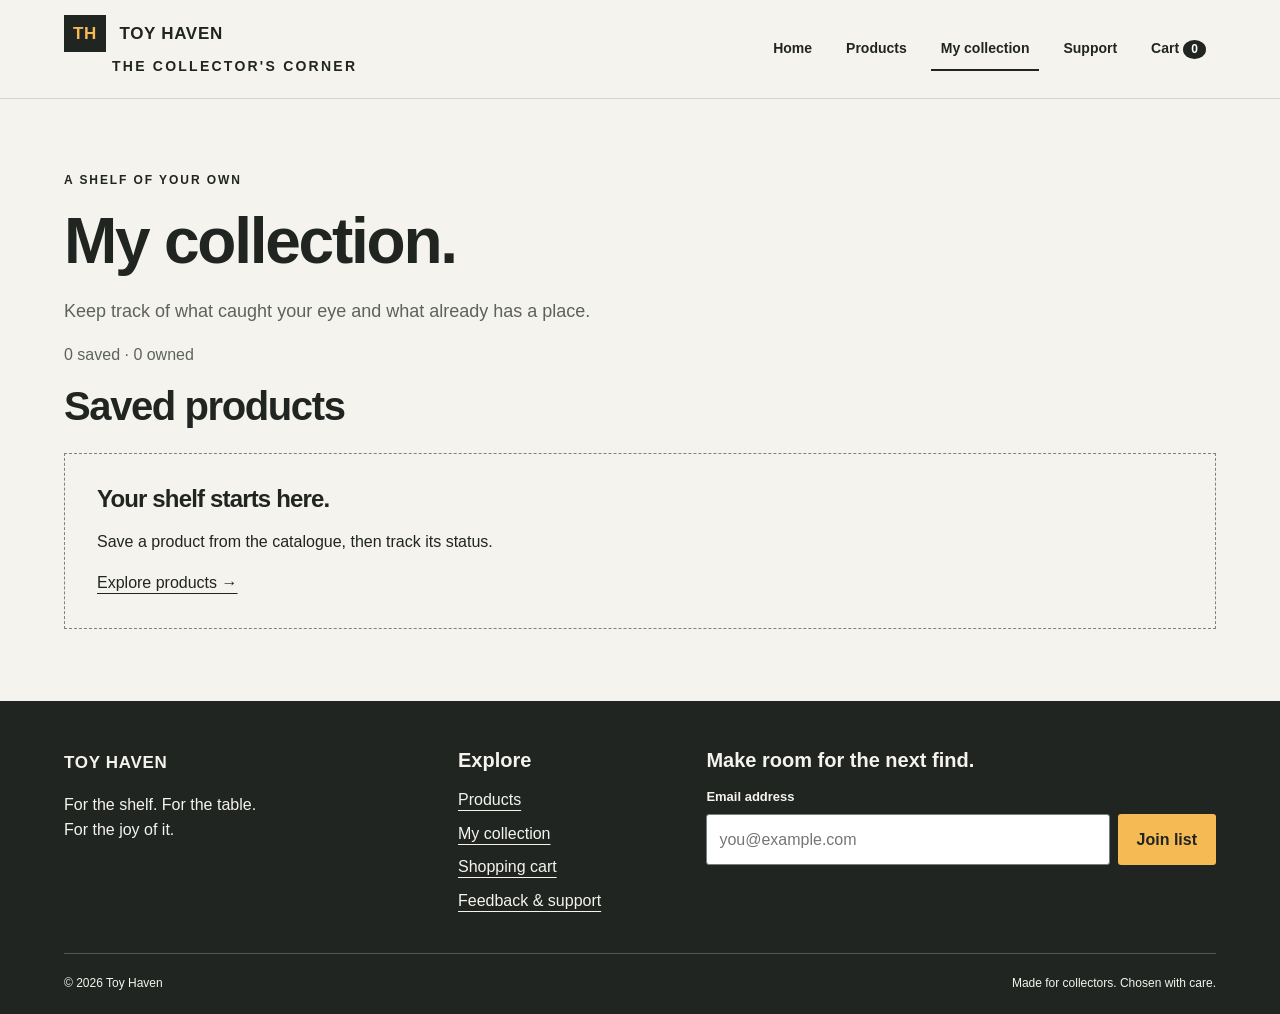
<file: wishlist.html>
<!DOCTYPE html>
<html lang="en">
    <head>
        <meta charset="UTF-8" >
        <meta name="viewport" content="width=device-width, initial-scale=1" >
        <meta
            name="description"
            content="Toy Haven: explore collectible figurines, toys, board games and diecast cars."
        >
        <meta name="theme-color" content="#202522" >
        <title>My collection | Toy Haven</title>
        <link rel="icon" href="assets/icons/icon.svg" type="image/svg+xml" >
        <link rel="apple-touch-icon" href="assets/icons/icon-192.png" >
        <link rel="manifest" href="manifest.webmanifest" >
        <link rel="stylesheet" href="css/style.css" >
        <script src="js/data.js" defer></script>
        <script src="js/app.js" defer></script>
        <script src="js/wishlist.js" defer></script>
    </head>
    <body>
        <a class="skip-link" href="#main">Skip to content</a>
        <header class="site-header">
            <nav class="nav container" aria-label="Main navigation">
                <a class="brand" href="index.html"
                    ><span class="brand-mark" aria-hidden="true">TH</span> TOY HAVEN<span
                        class="brand-note"
                        >THE COLLECTOR'S CORNER</span
                    ></a
                >
                <button
                    class="menu-toggle"
                    id="menuToggle"
                    type="button"
                    aria-expanded="false"
                    aria-controls="navLinks"
                >
                    <span class="menu-icon" aria-hidden="true"></span> Menu
                </button>
                <div class="nav-links" id="navLinks">
                    <a href="index.html">Home</a><a href="products.html">Products</a
                    ><a href="wishlist.html" aria-current="page">My collection</a
                    ><a href="support.html">Support</a
                    ><a href="cart.html">Cart <span id="cartCount">0</span></a>
                </div>
            </nav>
        </header>
        <noscript
            ><p class="notice container">
                Enable JavaScript to browse products, use the cart and submit forms.
            </p></noscript
        >
        <main id="main">
            <section class="section container">
                <p class="eyebrow">A SHELF OF YOUR OWN</p>
                <h1>My collection.</h1>
                <p class="lead">Keep track of what caught your eye and what already has a place.</p>
                <p id="collectionCount" role="status" class="muted"></p>
                <h2>Saved products</h2>
                <div id="wishlistItems" class="product-grid"></div>
            </section>
        </main>
        <footer class="site-footer">
            <div class="container footer-grid">
                <div>
                    <a class="brand" href="index.html">TOY HAVEN</a>
                    <p>For the shelf. For the table.<br >For the joy of it.</p>
                </div>
                <div>
                    <h2 class="footer-title">Explore</h2>
                    <ul class="footer-links">
                        <li><a href="products.html">Products</a></li>
                        <li><a href="wishlist.html">My collection</a></li>
                        <li><a href="cart.html">Shopping cart</a></li>
                        <li><a href="support.html">Feedback &amp; support</a></li>
                    </ul>
                </div>
                <form id="newsletterForm" novalidate>
                    <h2 class="footer-title">Make room for the next find.</h2>
                    <label for="newsletterEmail">Email address</label>
                    <div class="newsletter-row">
                        <input
                            id="newsletterEmail"
                            type="email"
                            autocomplete="email"
                            required
                            maxlength="120"
                            placeholder="you@example.com"
                            aria-describedby="newsletterMessage"
                        ><button type="submit">Join list</button>
                    </div>
                    <p id="newsletterMessage" role="status"></p>
                </form>
            </div>
            <div class="container footer-bottom">
                <span>© 2026 Toy Haven</span
                ><span>Made for collectors. Chosen with care.</span>
            </div>
        </footer>
        <div id="toast" class="toast" role="status" aria-live="polite"></div>
    </body>
</html>
</file>
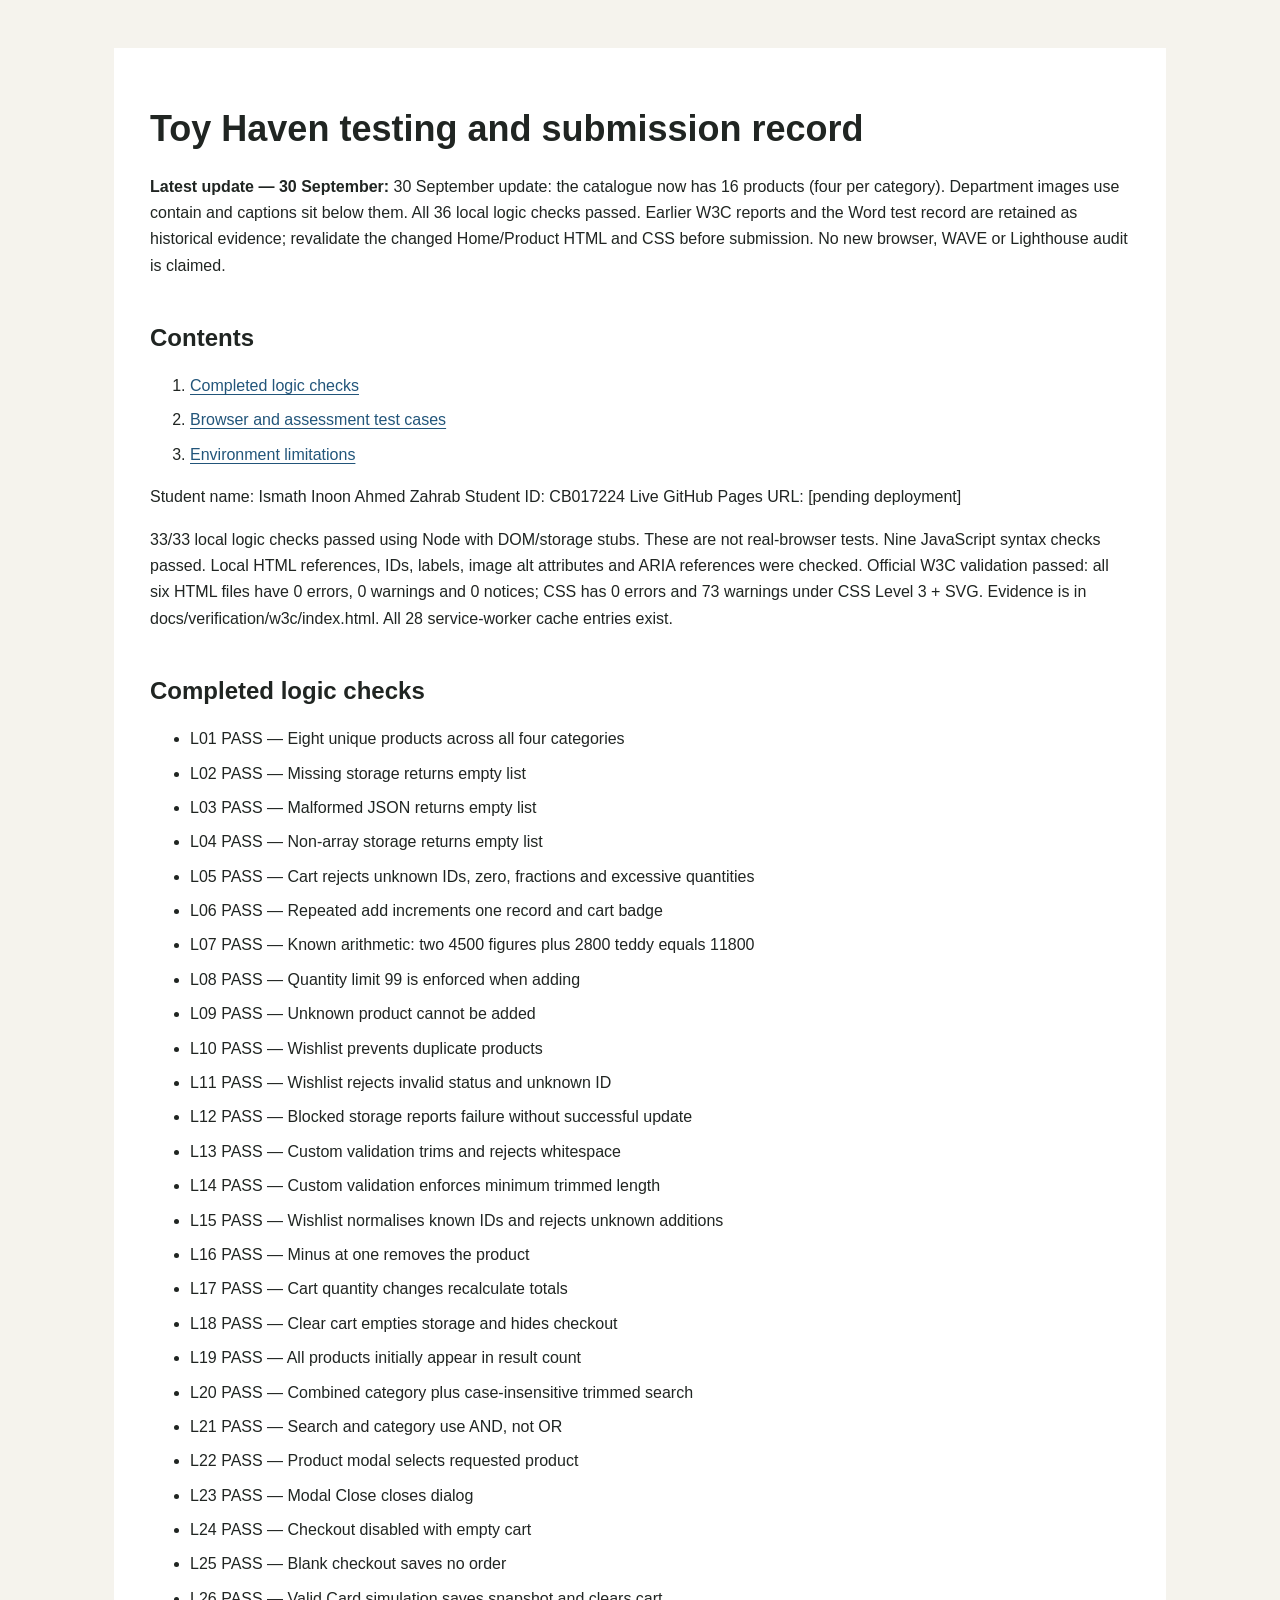
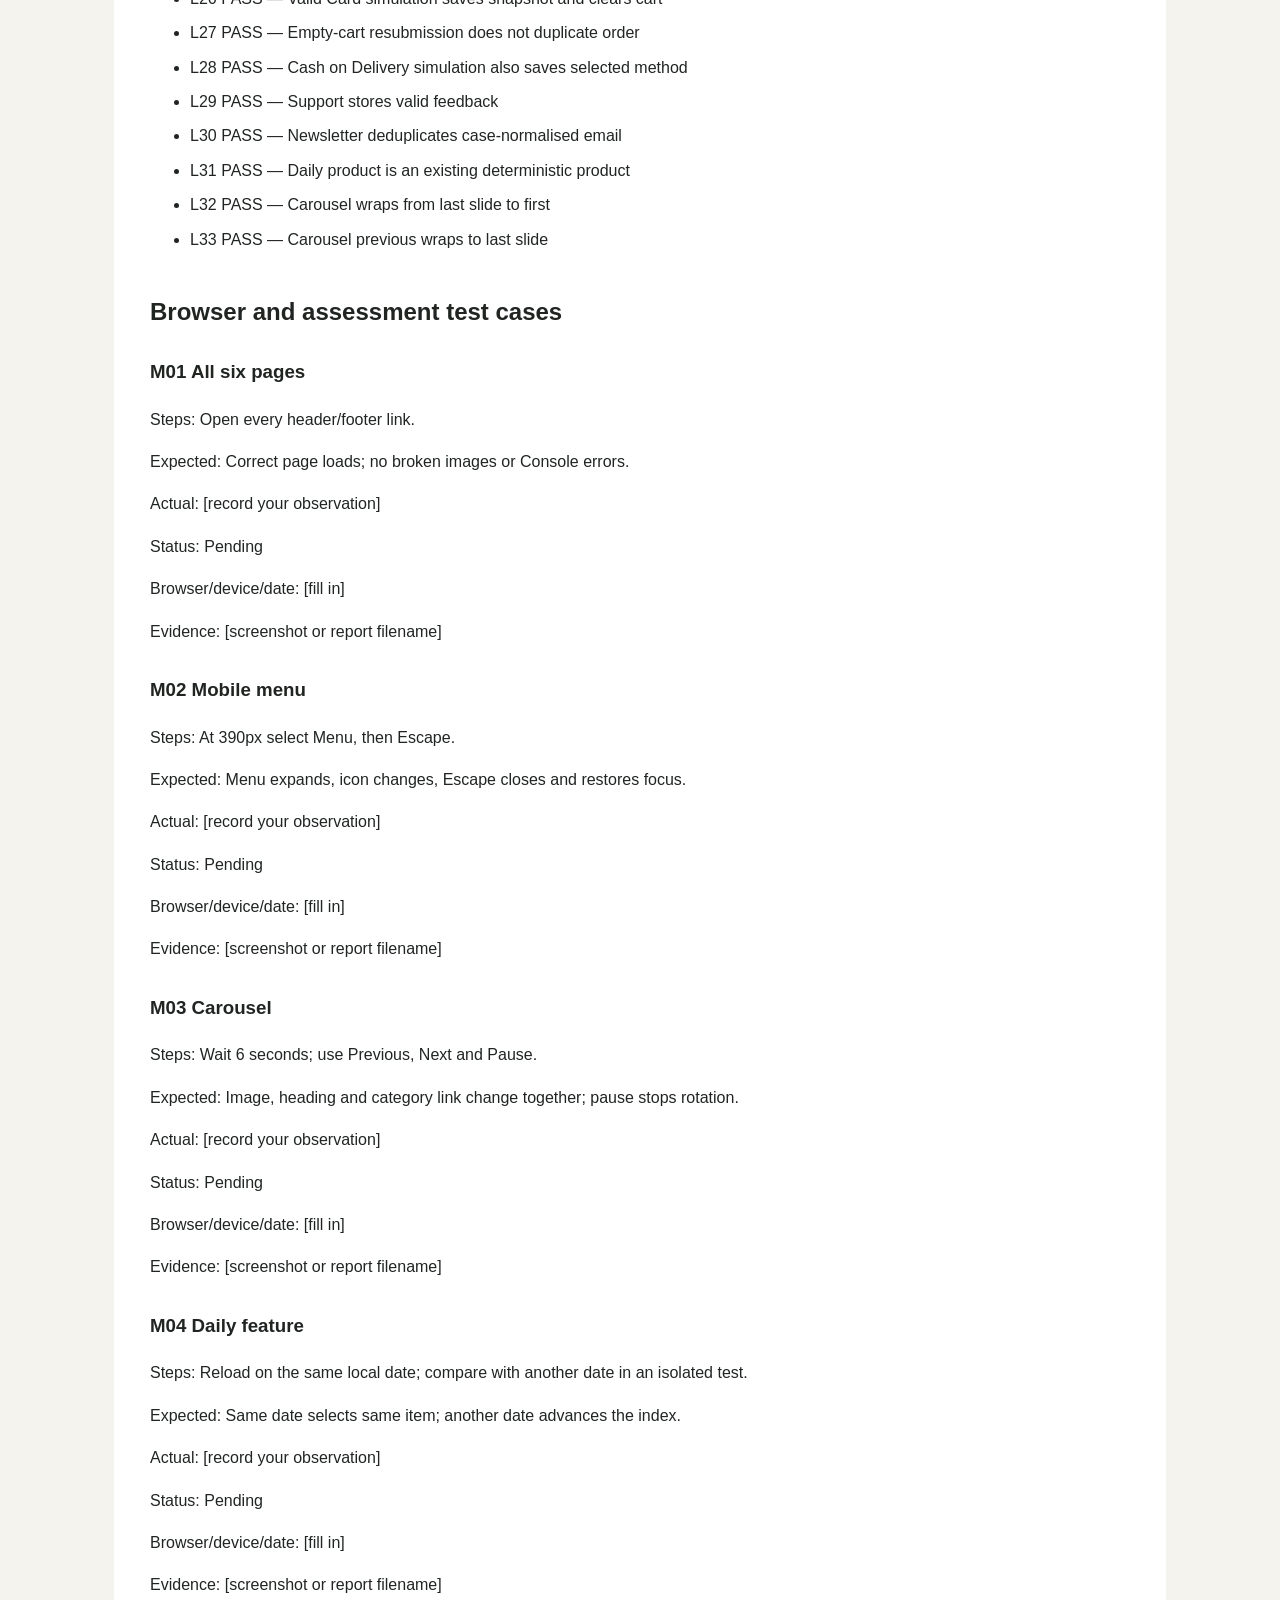
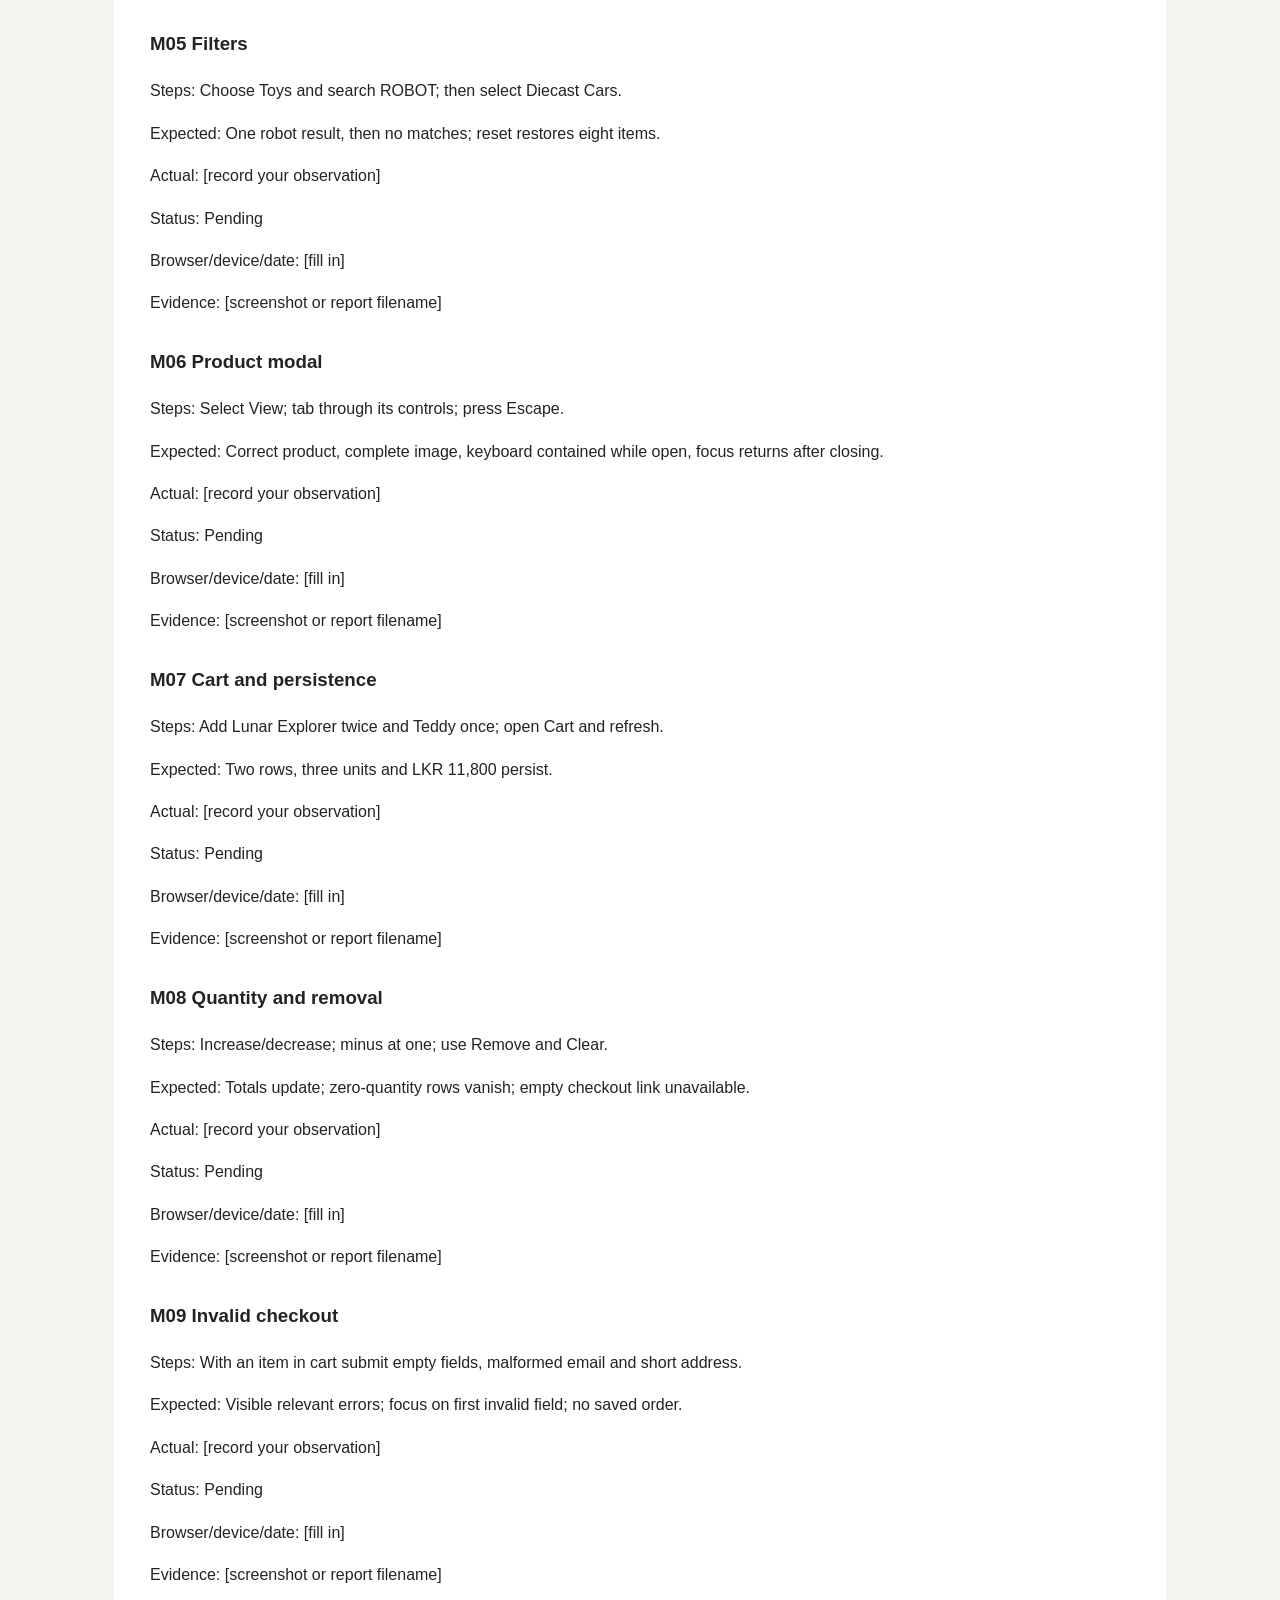
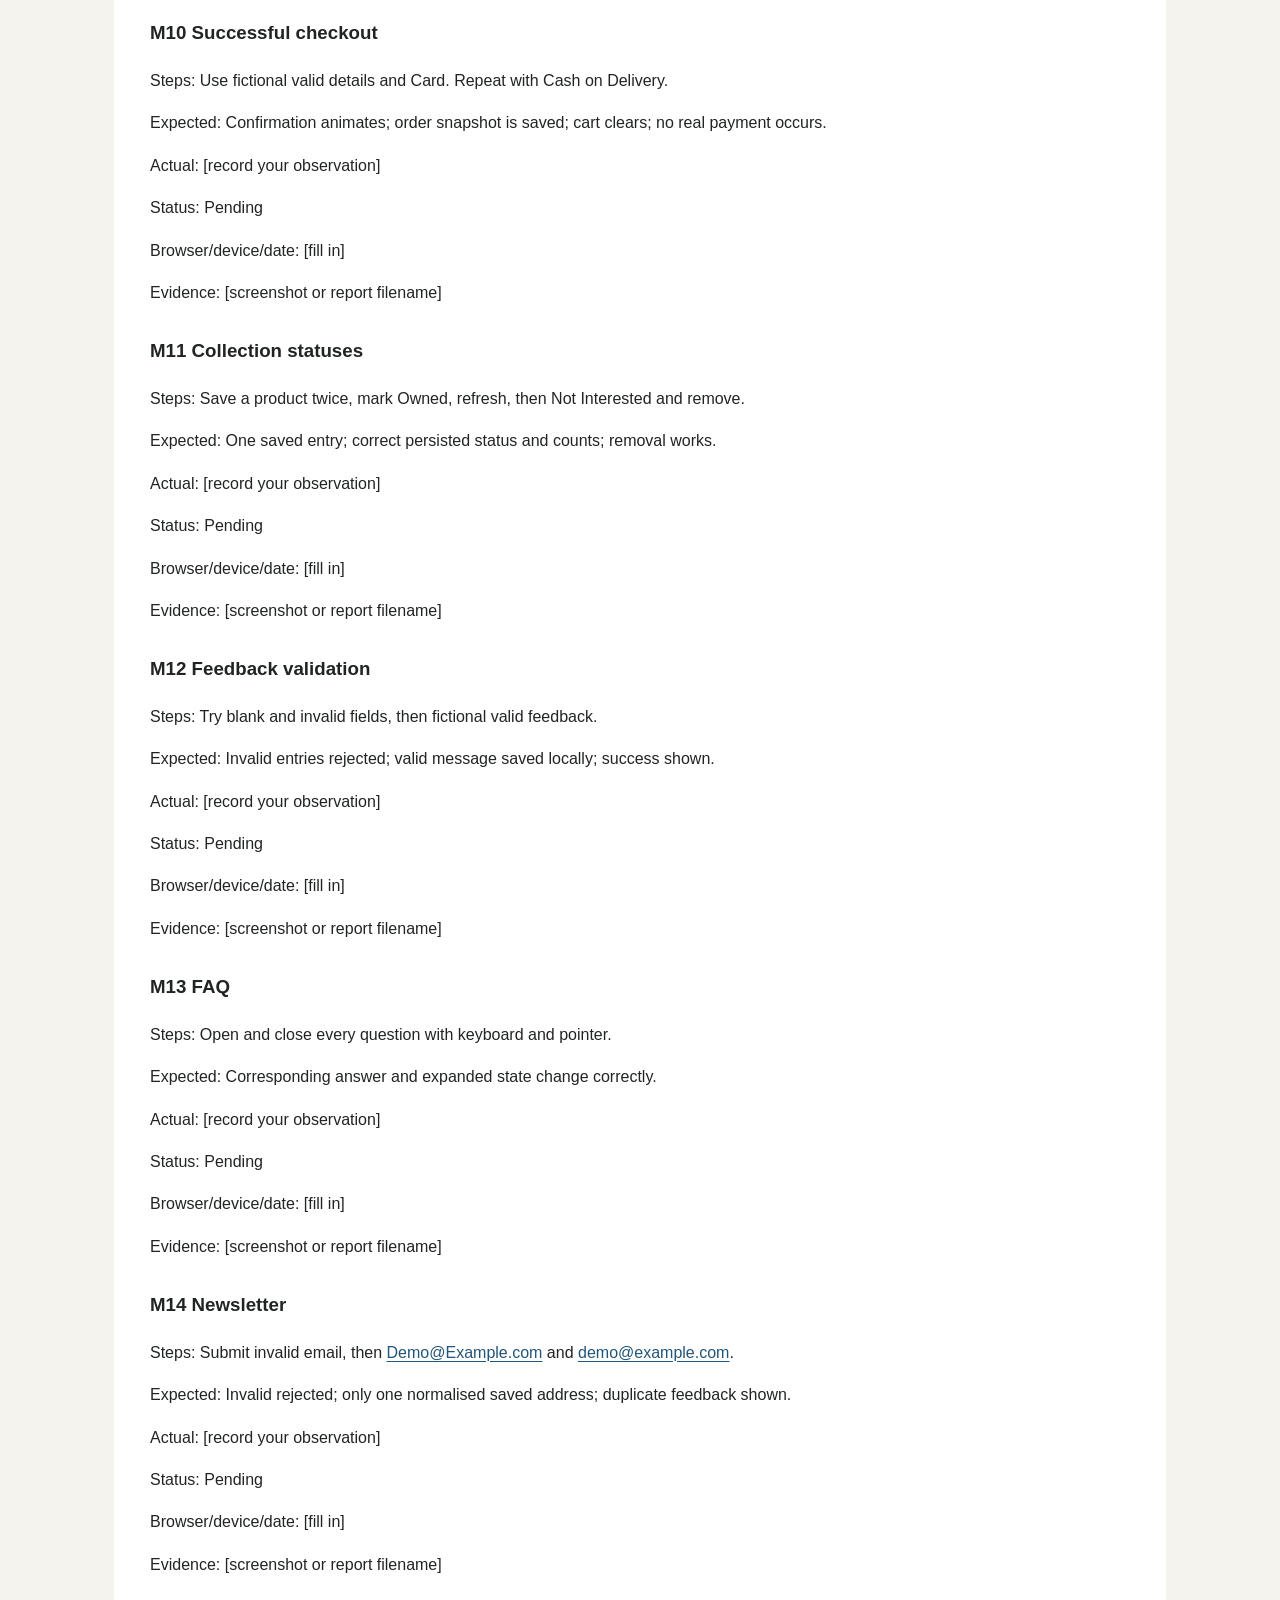
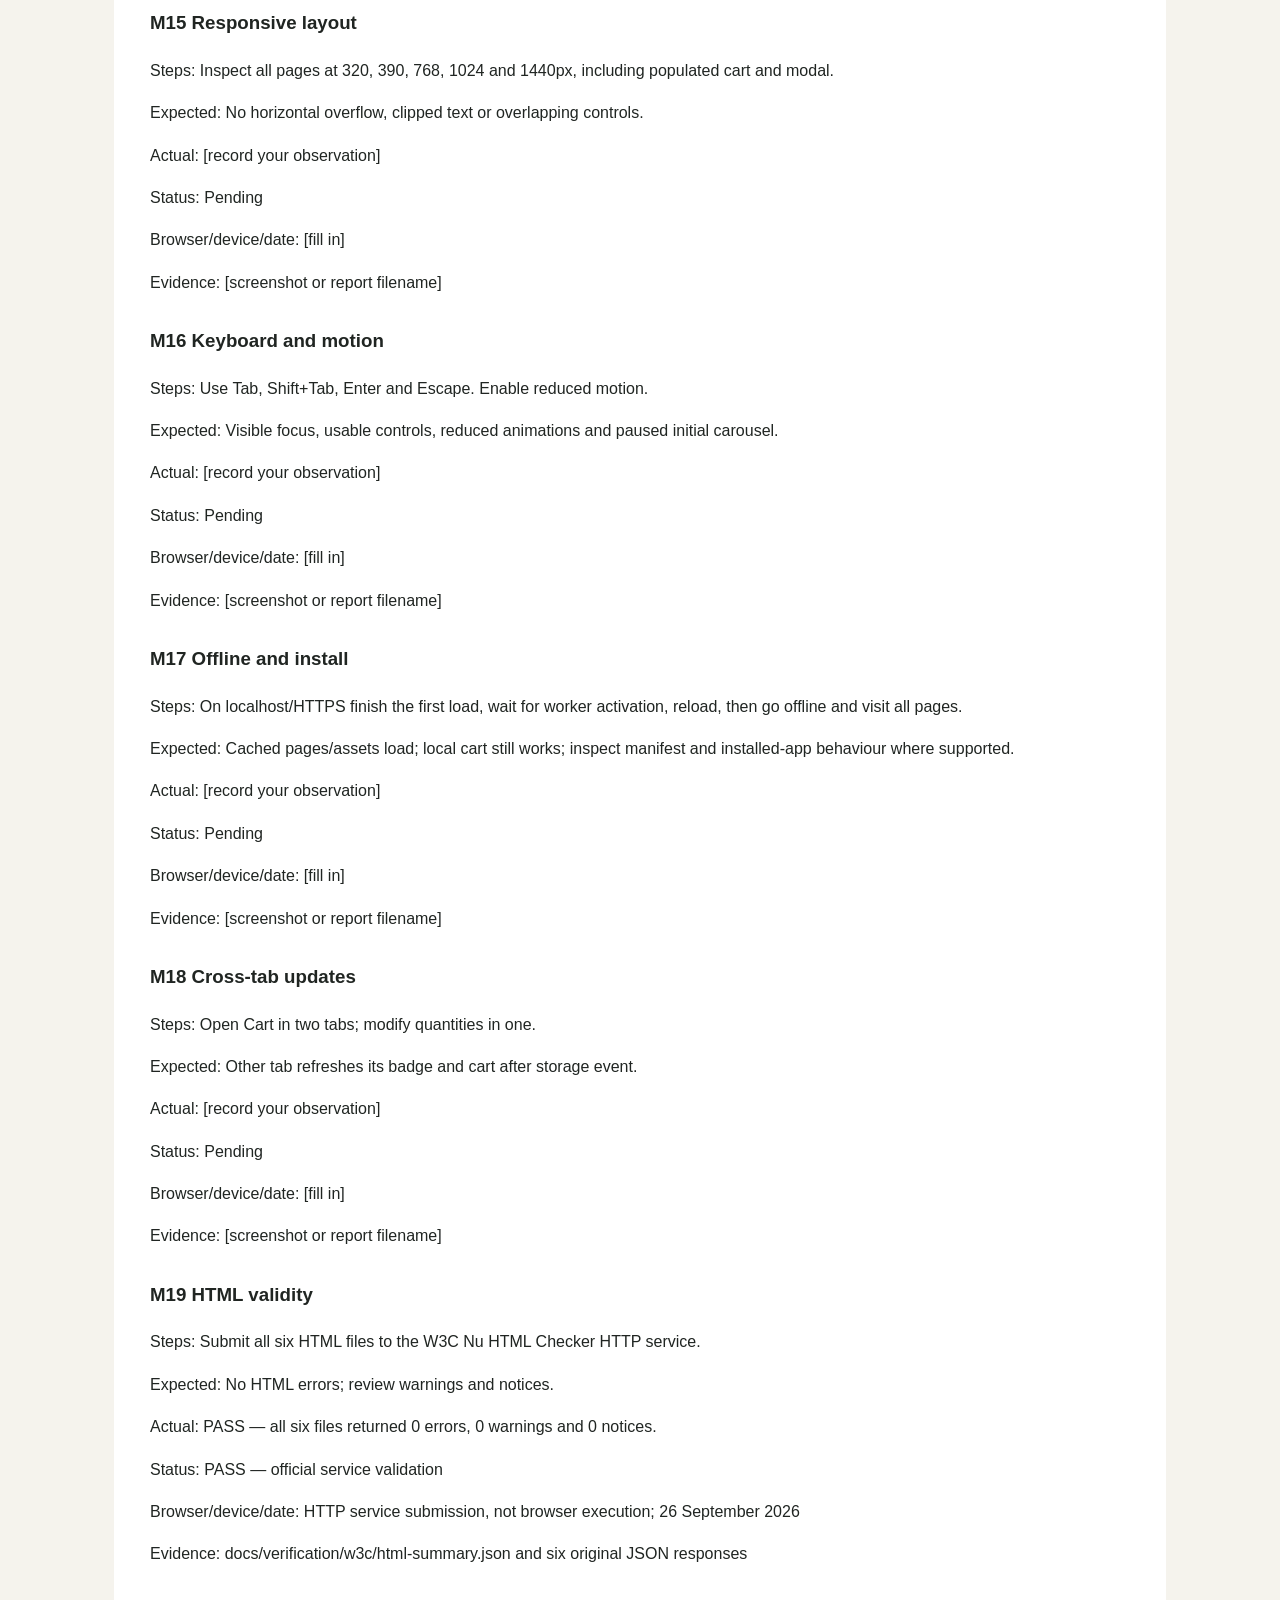
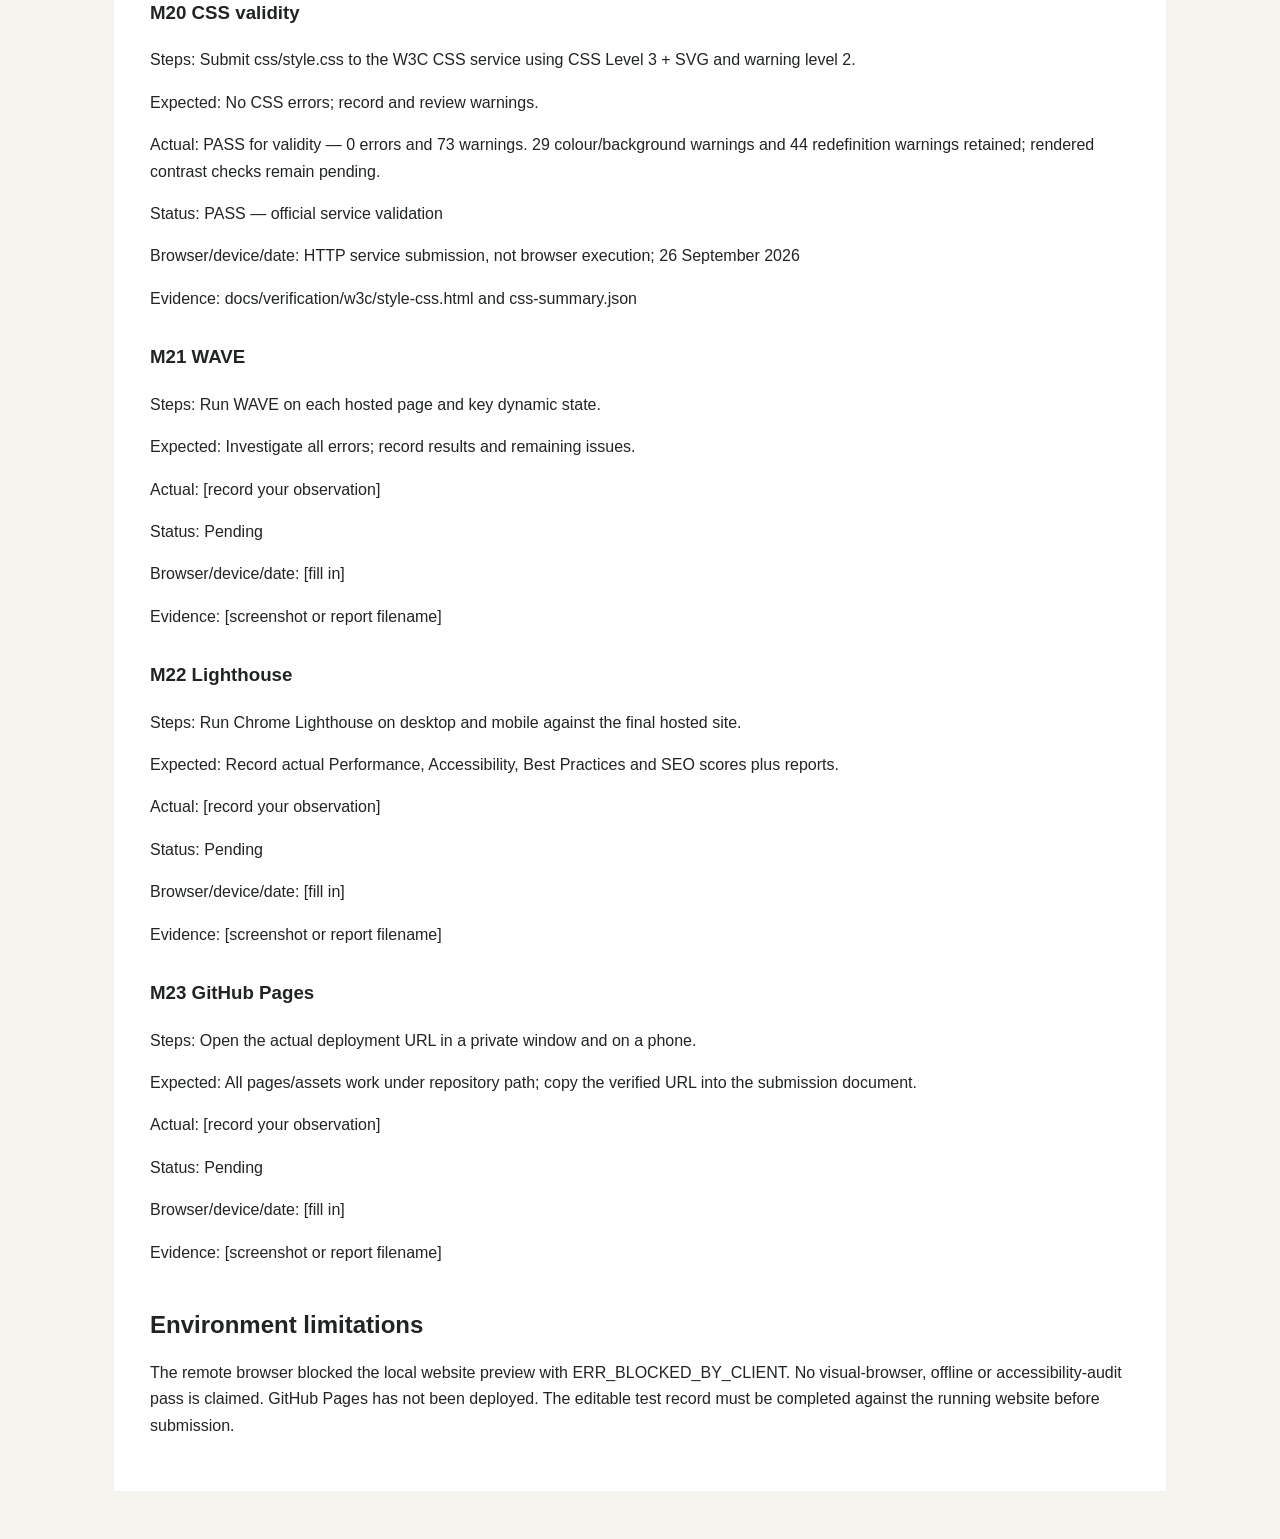
<file: docs/TEST_REPORT.html>
<!doctype html><html lang="en"><head><meta charset="utf-8"><meta name="viewport" content="width=device-width,initial-scale=1"><title>Toy Haven testing record</title><style>body{font:16px/1.65 Arial,Helvetica,sans-serif;color:#202522;background:#f5f3ed;margin:0}main{max-width:980px;margin:48px auto;padding:36px;background:white}h1{font-size:36px;line-height:1.15}h2{margin-top:44px;line-height:1.25}h3{margin-top:30px}a{color:#22557a;text-underline-offset:3px}table{border-collapse:collapse;width:100%;margin:24px 0;font-size:14px}th,td{border:1px solid #cbd0c8;padding:10px;text-align:left;vertical-align:top}th{background:#e7e9e2}tr{break-inside:avoid}pre{padding:18px;overflow:auto;background:#f2f2ee}code{font-family:Consolas,monospace;font-size:.93em}li{margin-bottom:8px}.meta{color:#5c635d}.pass{color:#1c642e;font-weight:bold}.pending{color:#8b4a00;font-weight:bold}img{max-width:100%}@media(max-width:650px){main{margin:0;padding:22px}h1{font-size:30px}table{font-size:12px}th,td{padding:7px;overflow-wrap:anywhere}}@media print{body{background:white}main{margin:0;max-width:none;padding:0}a{color:inherit}h1,h2,h3{break-after:avoid}table{font-size:11px}pre{white-space:pre-wrap}}</style></head><body><main><h1>Toy Haven testing and submission record</h1><p><strong>Latest update — 30 September:</strong> 30 September update: the catalogue now has 16 products (four per category). Department images use contain and captions sit below them. All 36 local logic checks passed. Earlier W3C reports and the Word test record are retained as historical evidence; revalidate the changed Home/Product HTML and CSS before submission. No new browser, WAVE or Lighthouse audit is claimed.</p><nav aria-label="Contents"><h2>Contents</h2><ol><li><a href="#section-1">Completed logic checks</a></li><li><a href="#section-2">Browser and assessment test cases</a></li><li><a href="#section-3">Environment limitations</a></li></ol></nav>
<p>Student name: Ismath Inoon Ahmed Zahrab
Student ID: CB017224
Live GitHub Pages URL: [pending deployment]</p>
<p>33/33 local logic checks passed using Node with DOM/storage stubs. These are not real-browser tests. Nine JavaScript syntax checks passed. Local HTML references, IDs, labels, image alt attributes and ARIA references were checked. Official W3C validation passed: all six HTML files have 0 errors, 0 warnings and 0 notices; CSS has 0 errors and 73 warnings under CSS Level 3 + SVG. Evidence is in docs/verification/w3c/index.html. All 28 service-worker cache entries exist.</p>
<h2 id="section-1">Completed logic checks</h2>
<ul>
<li>L01 PASS — Eight unique products across all four categories</li>
<li>L02 PASS — Missing storage returns empty list</li>
<li>L03 PASS — Malformed JSON returns empty list</li>
<li>L04 PASS — Non-array storage returns empty list</li>
<li>L05 PASS — Cart rejects unknown IDs, zero, fractions and excessive quantities</li>
<li>L06 PASS — Repeated add increments one record and cart badge</li>
<li>L07 PASS — Known arithmetic: two 4500 figures plus 2800 teddy equals 11800</li>
<li>L08 PASS — Quantity limit 99 is enforced when adding</li>
<li>L09 PASS — Unknown product cannot be added</li>
<li>L10 PASS — Wishlist prevents duplicate products</li>
<li>L11 PASS — Wishlist rejects invalid status and unknown ID</li>
<li>L12 PASS — Blocked storage reports failure without successful update</li>
<li>L13 PASS — Custom validation trims and rejects whitespace</li>
<li>L14 PASS — Custom validation enforces minimum trimmed length</li>
<li>L15 PASS — Wishlist normalises known IDs and rejects unknown additions</li>
<li>L16 PASS — Minus at one removes the product</li>
<li>L17 PASS — Cart quantity changes recalculate totals</li>
<li>L18 PASS — Clear cart empties storage and hides checkout</li>
<li>L19 PASS — All products initially appear in result count</li>
<li>L20 PASS — Combined category plus case-insensitive trimmed search</li>
<li>L21 PASS — Search and category use AND, not OR</li>
<li>L22 PASS — Product modal selects requested product</li>
<li>L23 PASS — Modal Close closes dialog</li>
<li>L24 PASS — Checkout disabled with empty cart</li>
<li>L25 PASS — Blank checkout saves no order</li>
<li>L26 PASS — Valid Card simulation saves snapshot and clears cart</li>
<li>L27 PASS — Empty-cart resubmission does not duplicate order</li>
<li>L28 PASS — Cash on Delivery simulation also saves selected method</li>
<li>L29 PASS — Support stores valid feedback</li>
<li>L30 PASS — Newsletter deduplicates case-normalised email</li>
<li>L31 PASS — Daily product is an existing deterministic product</li>
<li>L32 PASS — Carousel wraps from last slide to first</li>
<li>L33 PASS — Carousel previous wraps to last slide</li>
</ul>
<h2 id="section-2">Browser and assessment test cases</h2>
<h3>M01 All six pages</h3>
<p>Steps: Open every header/footer link.</p>
<p>Expected: Correct page loads; no broken images or Console errors.</p>
<p>Actual: [record your observation]</p>
<p>Status: Pending</p>
<p>Browser/device/date: [fill in]</p>
<p>Evidence: [screenshot or report filename]</p>
<h3>M02 Mobile menu</h3>
<p>Steps: At 390px select Menu, then Escape.</p>
<p>Expected: Menu expands, icon changes, Escape closes and restores focus.</p>
<p>Actual: [record your observation]</p>
<p>Status: Pending</p>
<p>Browser/device/date: [fill in]</p>
<p>Evidence: [screenshot or report filename]</p>
<h3>M03 Carousel</h3>
<p>Steps: Wait 6 seconds; use Previous, Next and Pause.</p>
<p>Expected: Image, heading and category link change together; pause stops rotation.</p>
<p>Actual: [record your observation]</p>
<p>Status: Pending</p>
<p>Browser/device/date: [fill in]</p>
<p>Evidence: [screenshot or report filename]</p>
<h3>M04 Daily feature</h3>
<p>Steps: Reload on the same local date; compare with another date in an isolated test.</p>
<p>Expected: Same date selects same item; another date advances the index.</p>
<p>Actual: [record your observation]</p>
<p>Status: Pending</p>
<p>Browser/device/date: [fill in]</p>
<p>Evidence: [screenshot or report filename]</p>
<h3>M05 Filters</h3>
<p>Steps: Choose Toys and search ROBOT; then select Diecast Cars.</p>
<p>Expected: One robot result, then no matches; reset restores eight items.</p>
<p>Actual: [record your observation]</p>
<p>Status: Pending</p>
<p>Browser/device/date: [fill in]</p>
<p>Evidence: [screenshot or report filename]</p>
<h3>M06 Product modal</h3>
<p>Steps: Select View; tab through its controls; press Escape.</p>
<p>Expected: Correct product, complete image, keyboard contained while open, focus returns after closing.</p>
<p>Actual: [record your observation]</p>
<p>Status: Pending</p>
<p>Browser/device/date: [fill in]</p>
<p>Evidence: [screenshot or report filename]</p>
<h3>M07 Cart and persistence</h3>
<p>Steps: Add Lunar Explorer twice and Teddy once; open Cart and refresh.</p>
<p>Expected: Two rows, three units and LKR 11,800 persist.</p>
<p>Actual: [record your observation]</p>
<p>Status: Pending</p>
<p>Browser/device/date: [fill in]</p>
<p>Evidence: [screenshot or report filename]</p>
<h3>M08 Quantity and removal</h3>
<p>Steps: Increase/decrease; minus at one; use Remove and Clear.</p>
<p>Expected: Totals update; zero-quantity rows vanish; empty checkout link unavailable.</p>
<p>Actual: [record your observation]</p>
<p>Status: Pending</p>
<p>Browser/device/date: [fill in]</p>
<p>Evidence: [screenshot or report filename]</p>
<h3>M09 Invalid checkout</h3>
<p>Steps: With an item in cart submit empty fields, malformed email and short address.</p>
<p>Expected: Visible relevant errors; focus on first invalid field; no saved order.</p>
<p>Actual: [record your observation]</p>
<p>Status: Pending</p>
<p>Browser/device/date: [fill in]</p>
<p>Evidence: [screenshot or report filename]</p>
<h3>M10 Successful checkout</h3>
<p>Steps: Use fictional valid details and Card. Repeat with Cash on Delivery.</p>
<p>Expected: Confirmation animates; order snapshot is saved; cart clears; no real payment occurs.</p>
<p>Actual: [record your observation]</p>
<p>Status: Pending</p>
<p>Browser/device/date: [fill in]</p>
<p>Evidence: [screenshot or report filename]</p>
<h3>M11 Collection statuses</h3>
<p>Steps: Save a product twice, mark Owned, refresh, then Not Interested and remove.</p>
<p>Expected: One saved entry; correct persisted status and counts; removal works.</p>
<p>Actual: [record your observation]</p>
<p>Status: Pending</p>
<p>Browser/device/date: [fill in]</p>
<p>Evidence: [screenshot or report filename]</p>
<h3>M12 Feedback validation</h3>
<p>Steps: Try blank and invalid fields, then fictional valid feedback.</p>
<p>Expected: Invalid entries rejected; valid message saved locally; success shown.</p>
<p>Actual: [record your observation]</p>
<p>Status: Pending</p>
<p>Browser/device/date: [fill in]</p>
<p>Evidence: [screenshot or report filename]</p>
<h3>M13 FAQ</h3>
<p>Steps: Open and close every question with keyboard and pointer.</p>
<p>Expected: Corresponding answer and expanded state change correctly.</p>
<p>Actual: [record your observation]</p>
<p>Status: Pending</p>
<p>Browser/device/date: [fill in]</p>
<p>Evidence: [screenshot or report filename]</p>
<h3>M14 Newsletter</h3>
<p>Steps: Submit invalid email, then <a href="mailto:Demo@Example.com">Demo@Example.com</a> and <a href="mailto:demo@example.com">demo@example.com</a>.</p>
<p>Expected: Invalid rejected; only one normalised saved address; duplicate feedback shown.</p>
<p>Actual: [record your observation]</p>
<p>Status: Pending</p>
<p>Browser/device/date: [fill in]</p>
<p>Evidence: [screenshot or report filename]</p>
<h3>M15 Responsive layout</h3>
<p>Steps: Inspect all pages at 320, 390, 768, 1024 and 1440px, including populated cart and modal.</p>
<p>Expected: No horizontal overflow, clipped text or overlapping controls.</p>
<p>Actual: [record your observation]</p>
<p>Status: Pending</p>
<p>Browser/device/date: [fill in]</p>
<p>Evidence: [screenshot or report filename]</p>
<h3>M16 Keyboard and motion</h3>
<p>Steps: Use Tab, Shift+Tab, Enter and Escape. Enable reduced motion.</p>
<p>Expected: Visible focus, usable controls, reduced animations and paused initial carousel.</p>
<p>Actual: [record your observation]</p>
<p>Status: Pending</p>
<p>Browser/device/date: [fill in]</p>
<p>Evidence: [screenshot or report filename]</p>
<h3>M17 Offline and install</h3>
<p>Steps: On localhost/HTTPS finish the first load, wait for worker activation, reload, then go offline and visit all pages.</p>
<p>Expected: Cached pages/assets load; local cart still works; inspect manifest and installed-app behaviour where supported.</p>
<p>Actual: [record your observation]</p>
<p>Status: Pending</p>
<p>Browser/device/date: [fill in]</p>
<p>Evidence: [screenshot or report filename]</p>
<h3>M18 Cross-tab updates</h3>
<p>Steps: Open Cart in two tabs; modify quantities in one.</p>
<p>Expected: Other tab refreshes its badge and cart after storage event.</p>
<p>Actual: [record your observation]</p>
<p>Status: Pending</p>
<p>Browser/device/date: [fill in]</p>
<p>Evidence: [screenshot or report filename]</p>
<h3>M19 HTML validity</h3>
<p>Steps: Submit all six HTML files to the W3C Nu HTML Checker HTTP service.</p>
<p>Expected: No HTML errors; review warnings and notices.</p>
<p>Actual: PASS — all six files returned 0 errors, 0 warnings and 0 notices.</p>
<p>Status: PASS — official service validation</p>
<p>Browser/device/date: HTTP service submission, not browser execution; 26 September 2026</p>
<p>Evidence: docs/verification/w3c/html-summary.json and six original JSON responses</p>
<h3>M20 CSS validity</h3>
<p>Steps: Submit css/style.css to the W3C CSS service using CSS Level 3 + SVG and warning level 2.</p>
<p>Expected: No CSS errors; record and review warnings.</p>
<p>Actual: PASS for validity — 0 errors and 73 warnings. 29 colour/background warnings and 44 redefinition warnings retained; rendered contrast checks remain pending.</p>
<p>Status: PASS — official service validation</p>
<p>Browser/device/date: HTTP service submission, not browser execution; 26 September 2026</p>
<p>Evidence: docs/verification/w3c/style-css.html and css-summary.json</p>
<h3>M21 WAVE</h3>
<p>Steps: Run WAVE on each hosted page and key dynamic state.</p>
<p>Expected: Investigate all errors; record results and remaining issues.</p>
<p>Actual: [record your observation]</p>
<p>Status: Pending</p>
<p>Browser/device/date: [fill in]</p>
<p>Evidence: [screenshot or report filename]</p>
<h3>M22 Lighthouse</h3>
<p>Steps: Run Chrome Lighthouse on desktop and mobile against the final hosted site.</p>
<p>Expected: Record actual Performance, Accessibility, Best Practices and SEO scores plus reports.</p>
<p>Actual: [record your observation]</p>
<p>Status: Pending</p>
<p>Browser/device/date: [fill in]</p>
<p>Evidence: [screenshot or report filename]</p>
<h3>M23 GitHub Pages</h3>
<p>Steps: Open the actual deployment URL in a private window and on a phone.</p>
<p>Expected: All pages/assets work under repository path; copy the verified URL into the submission document.</p>
<p>Actual: [record your observation]</p>
<p>Status: Pending</p>
<p>Browser/device/date: [fill in]</p>
<p>Evidence: [screenshot or report filename]</p>
<h2 id="section-3">Environment limitations</h2>
<p>The remote browser blocked the local website preview with ERR_BLOCKED_BY_CLIENT. No visual-browser, offline or accessibility-audit pass is claimed. GitHub Pages has not been deployed. The editable test record must be completed against the running website before submission.</p>
</main></body></html>
</file>
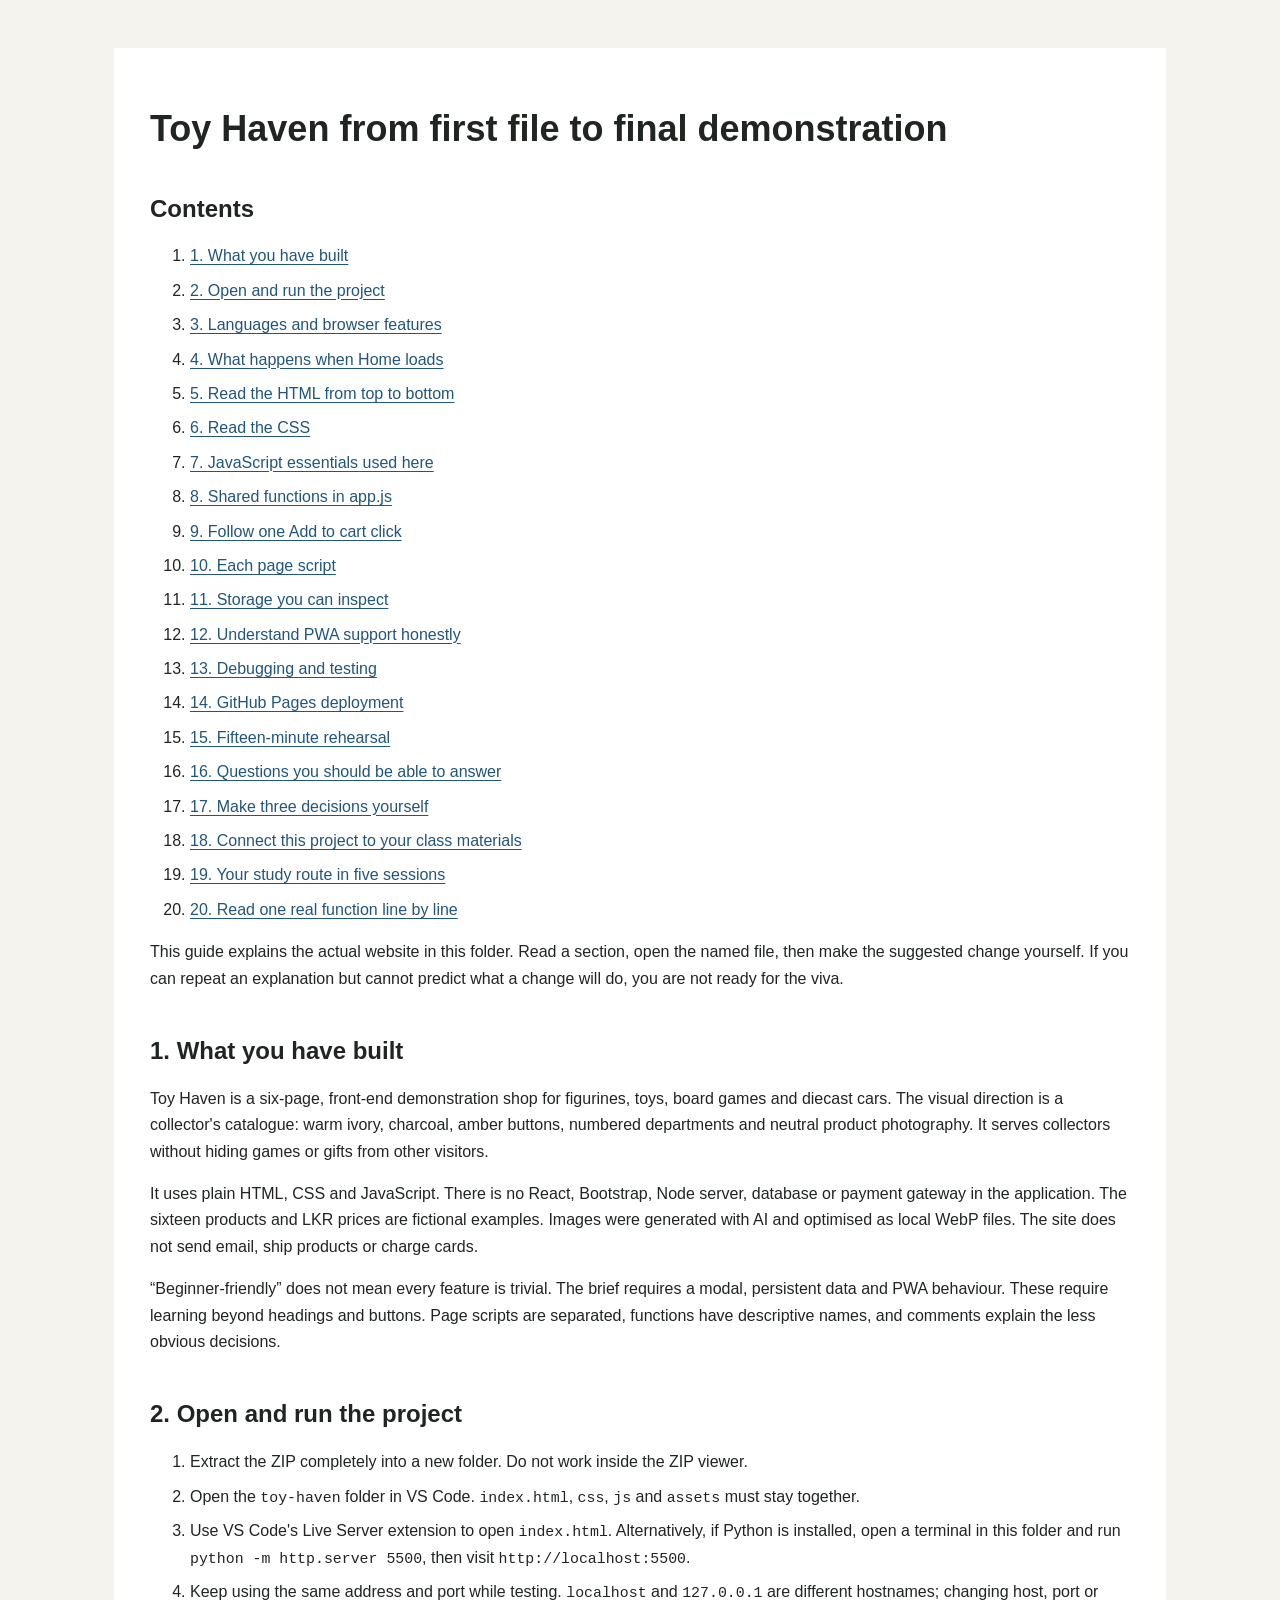
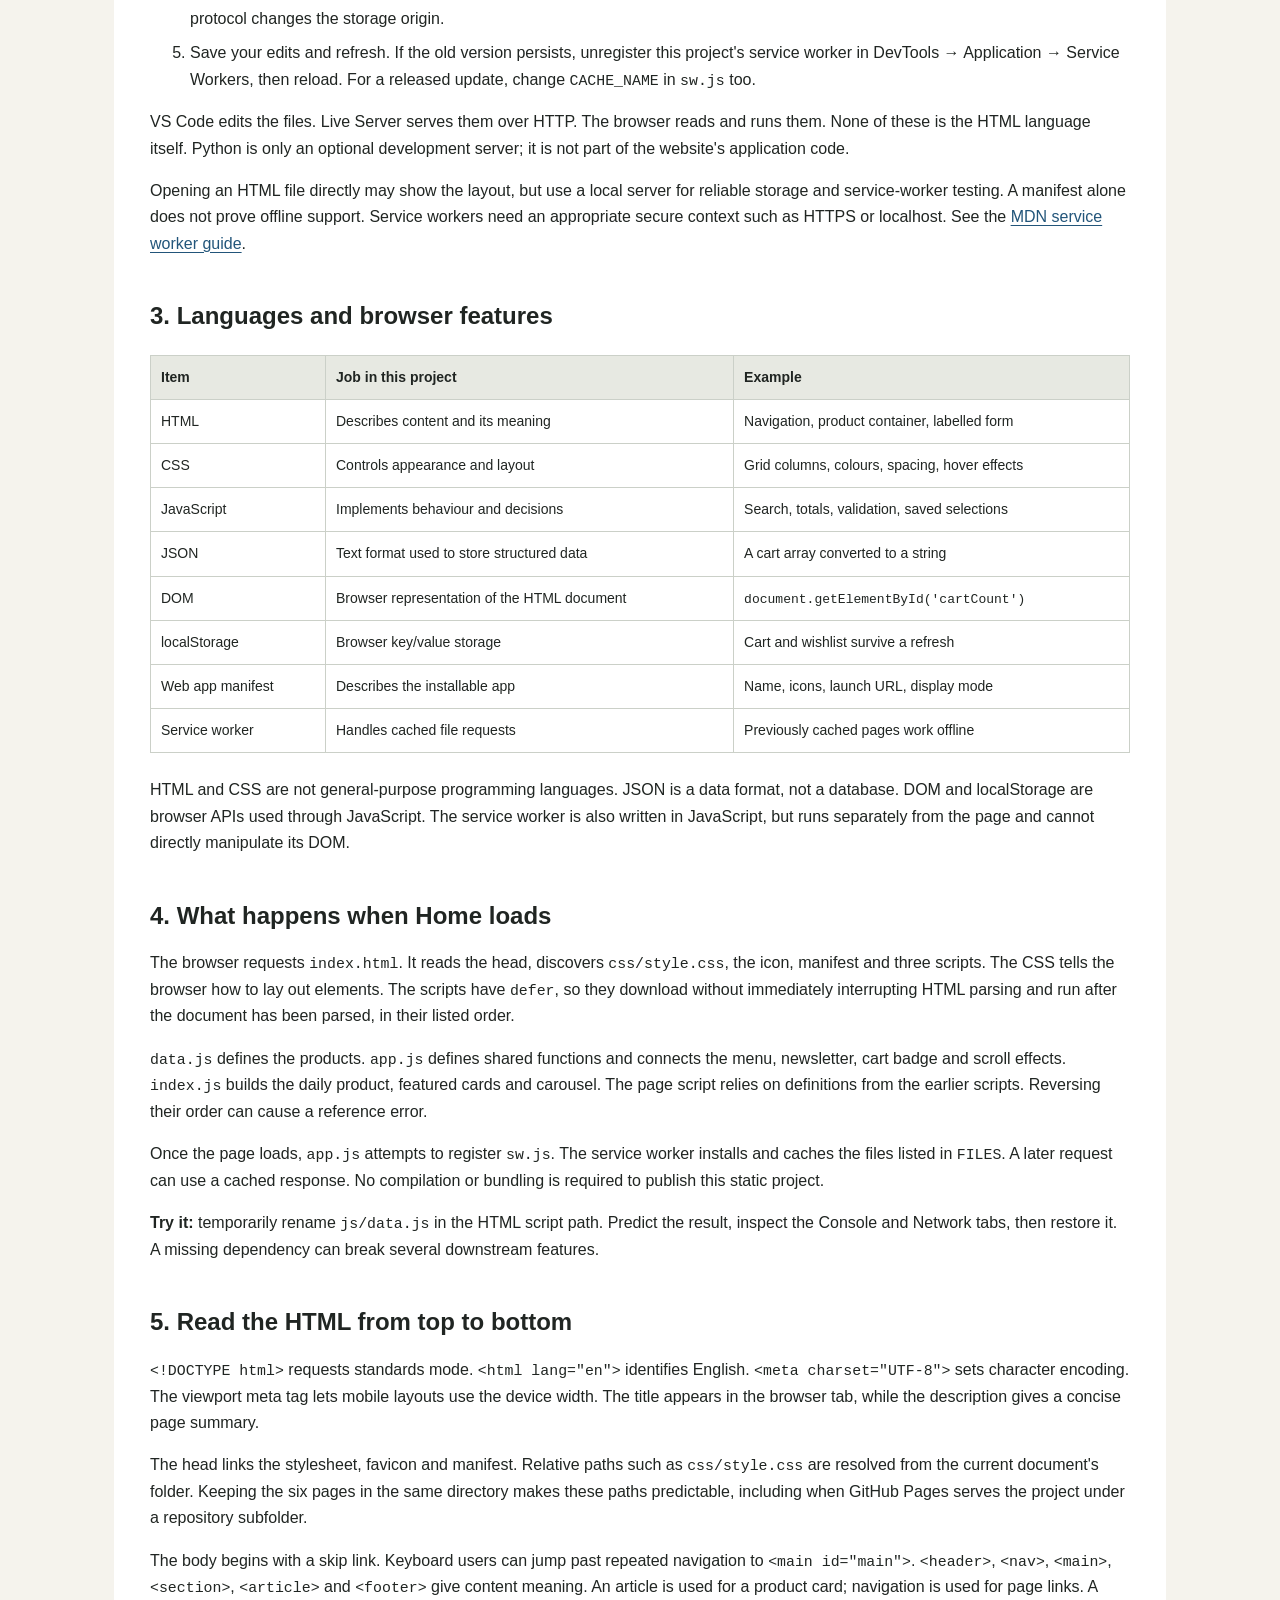
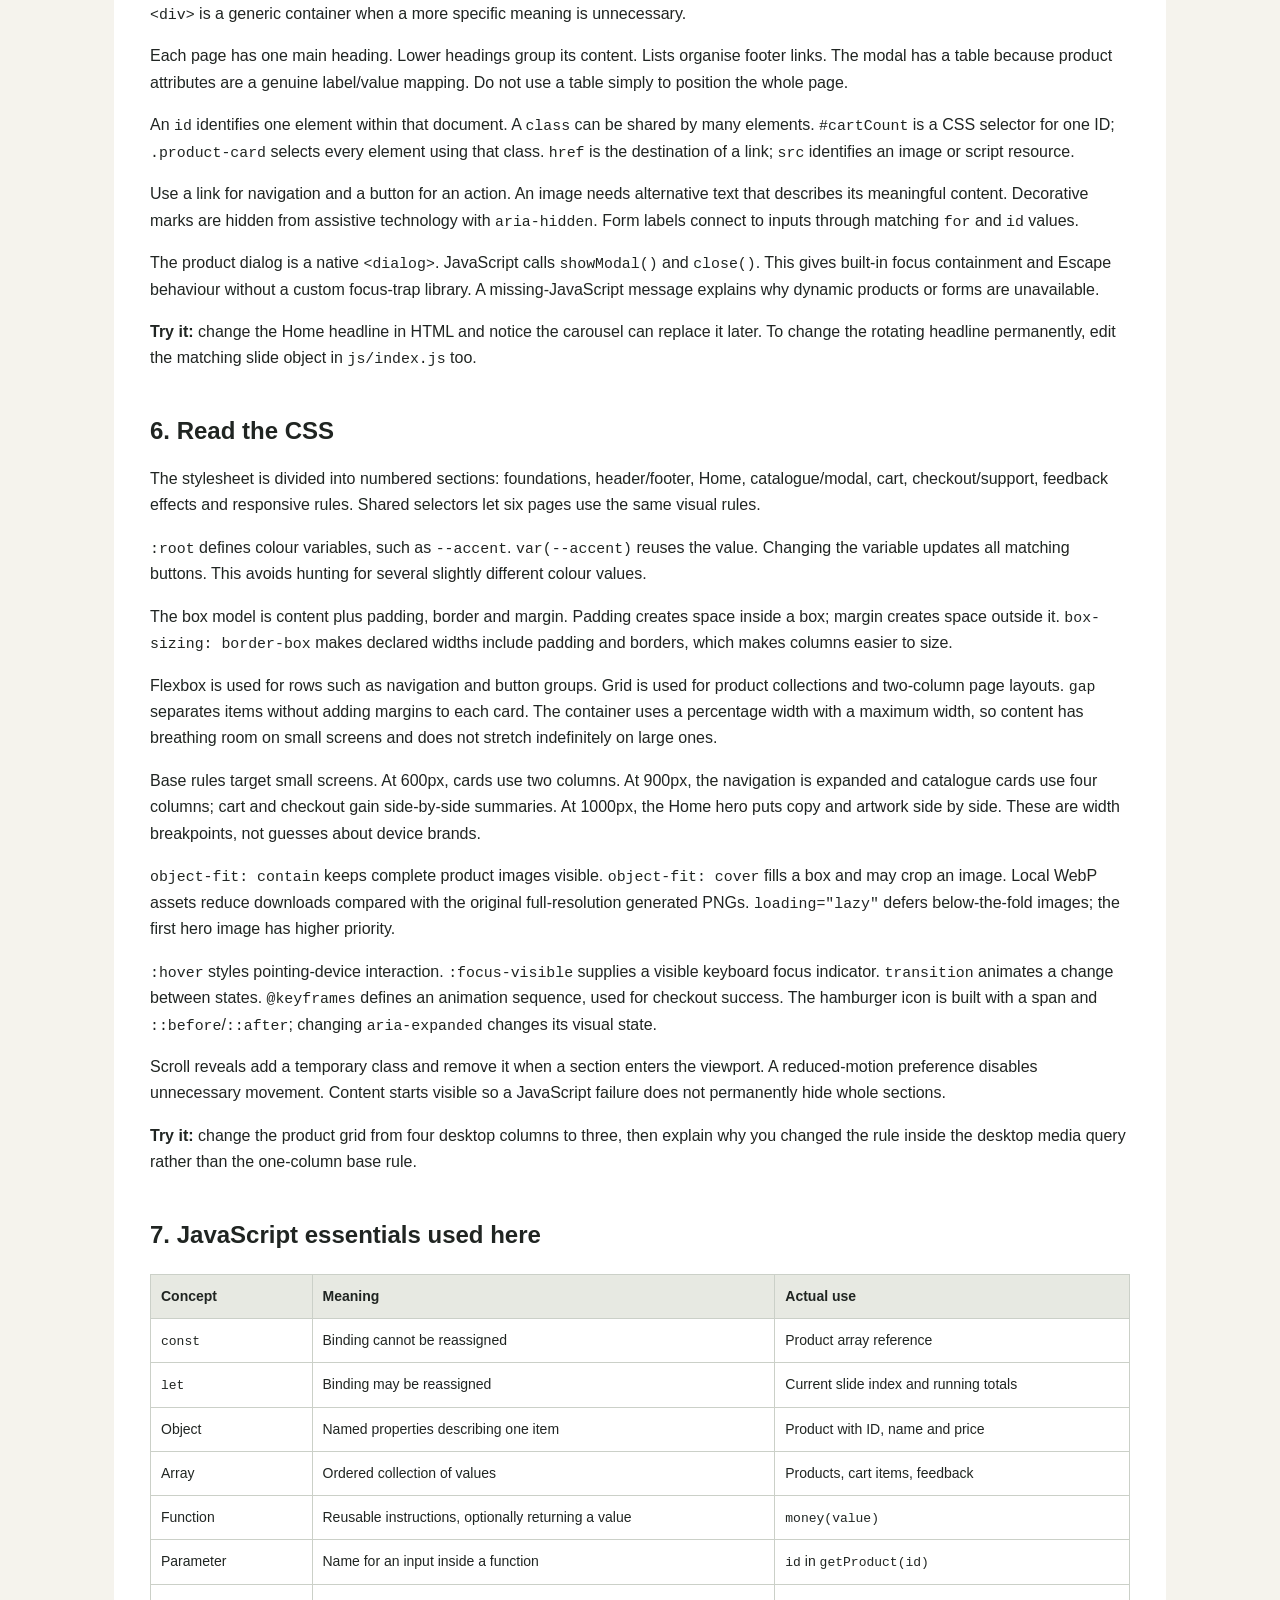
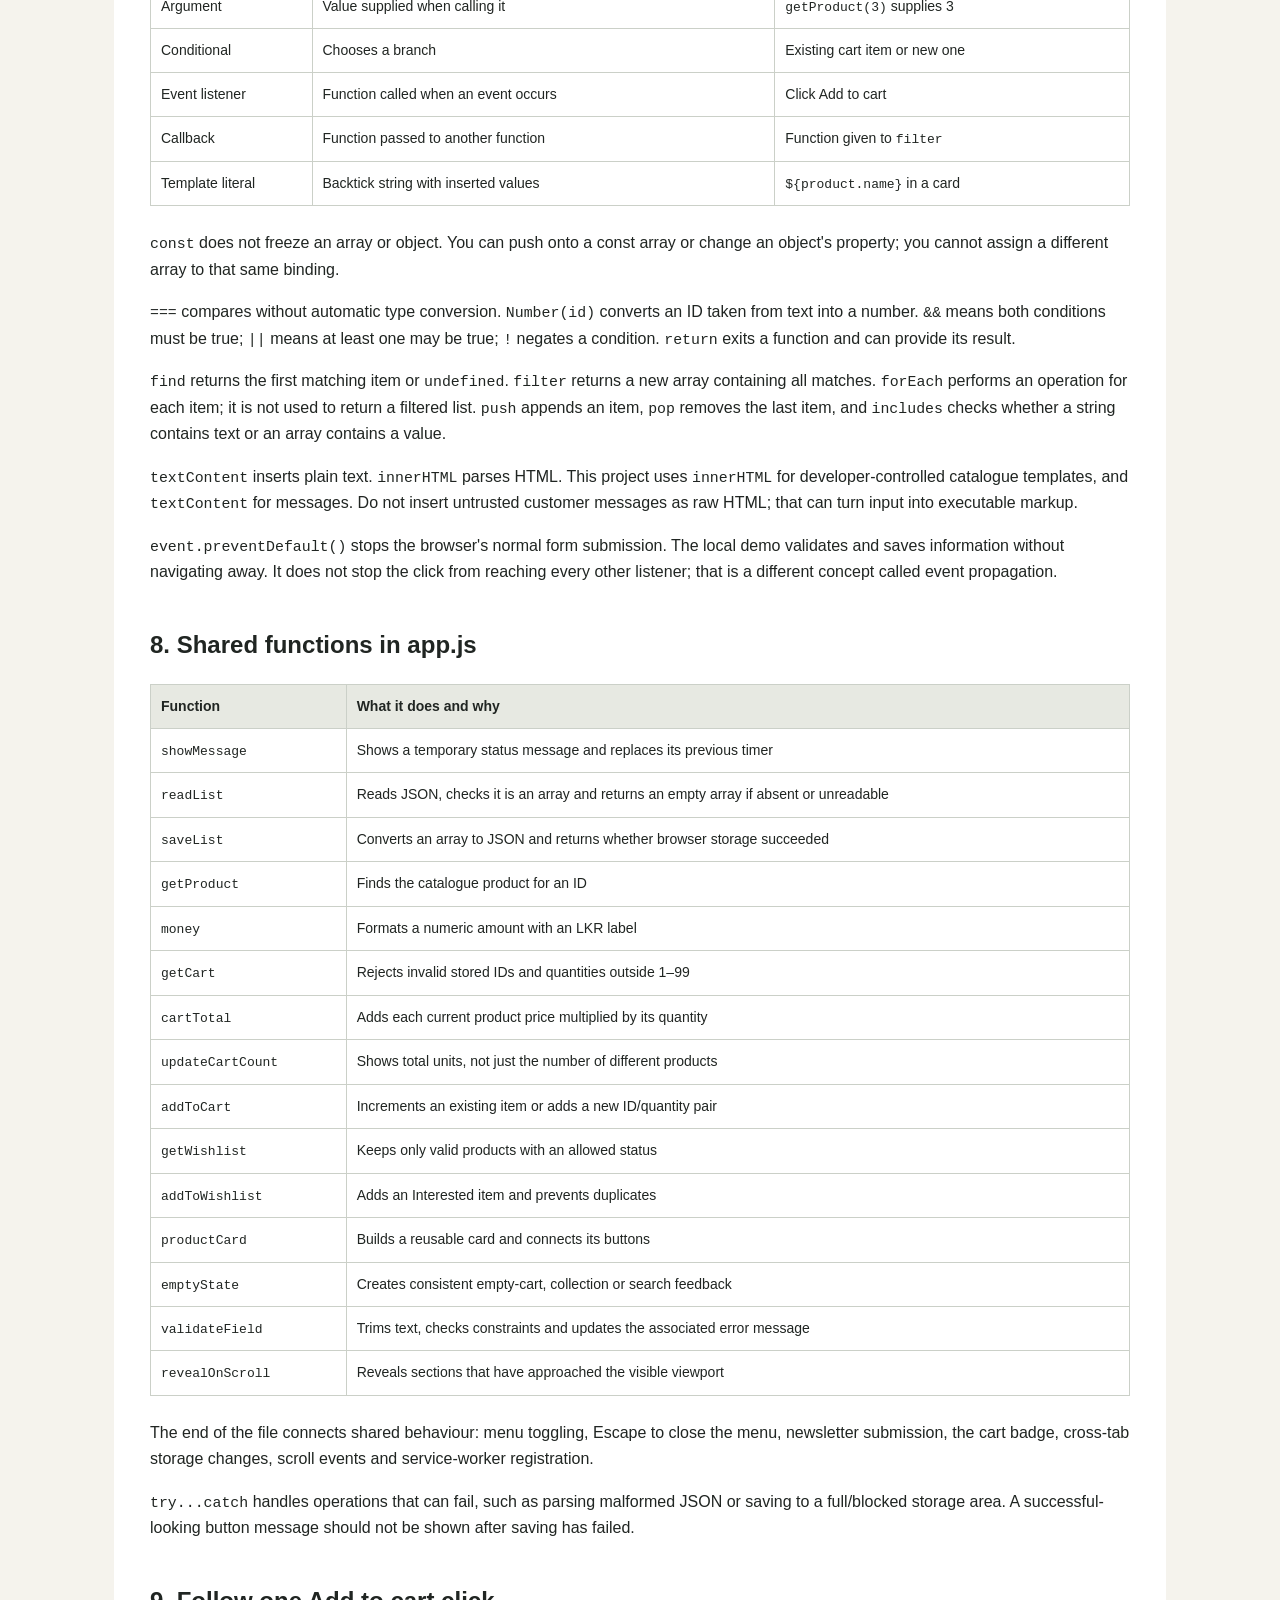
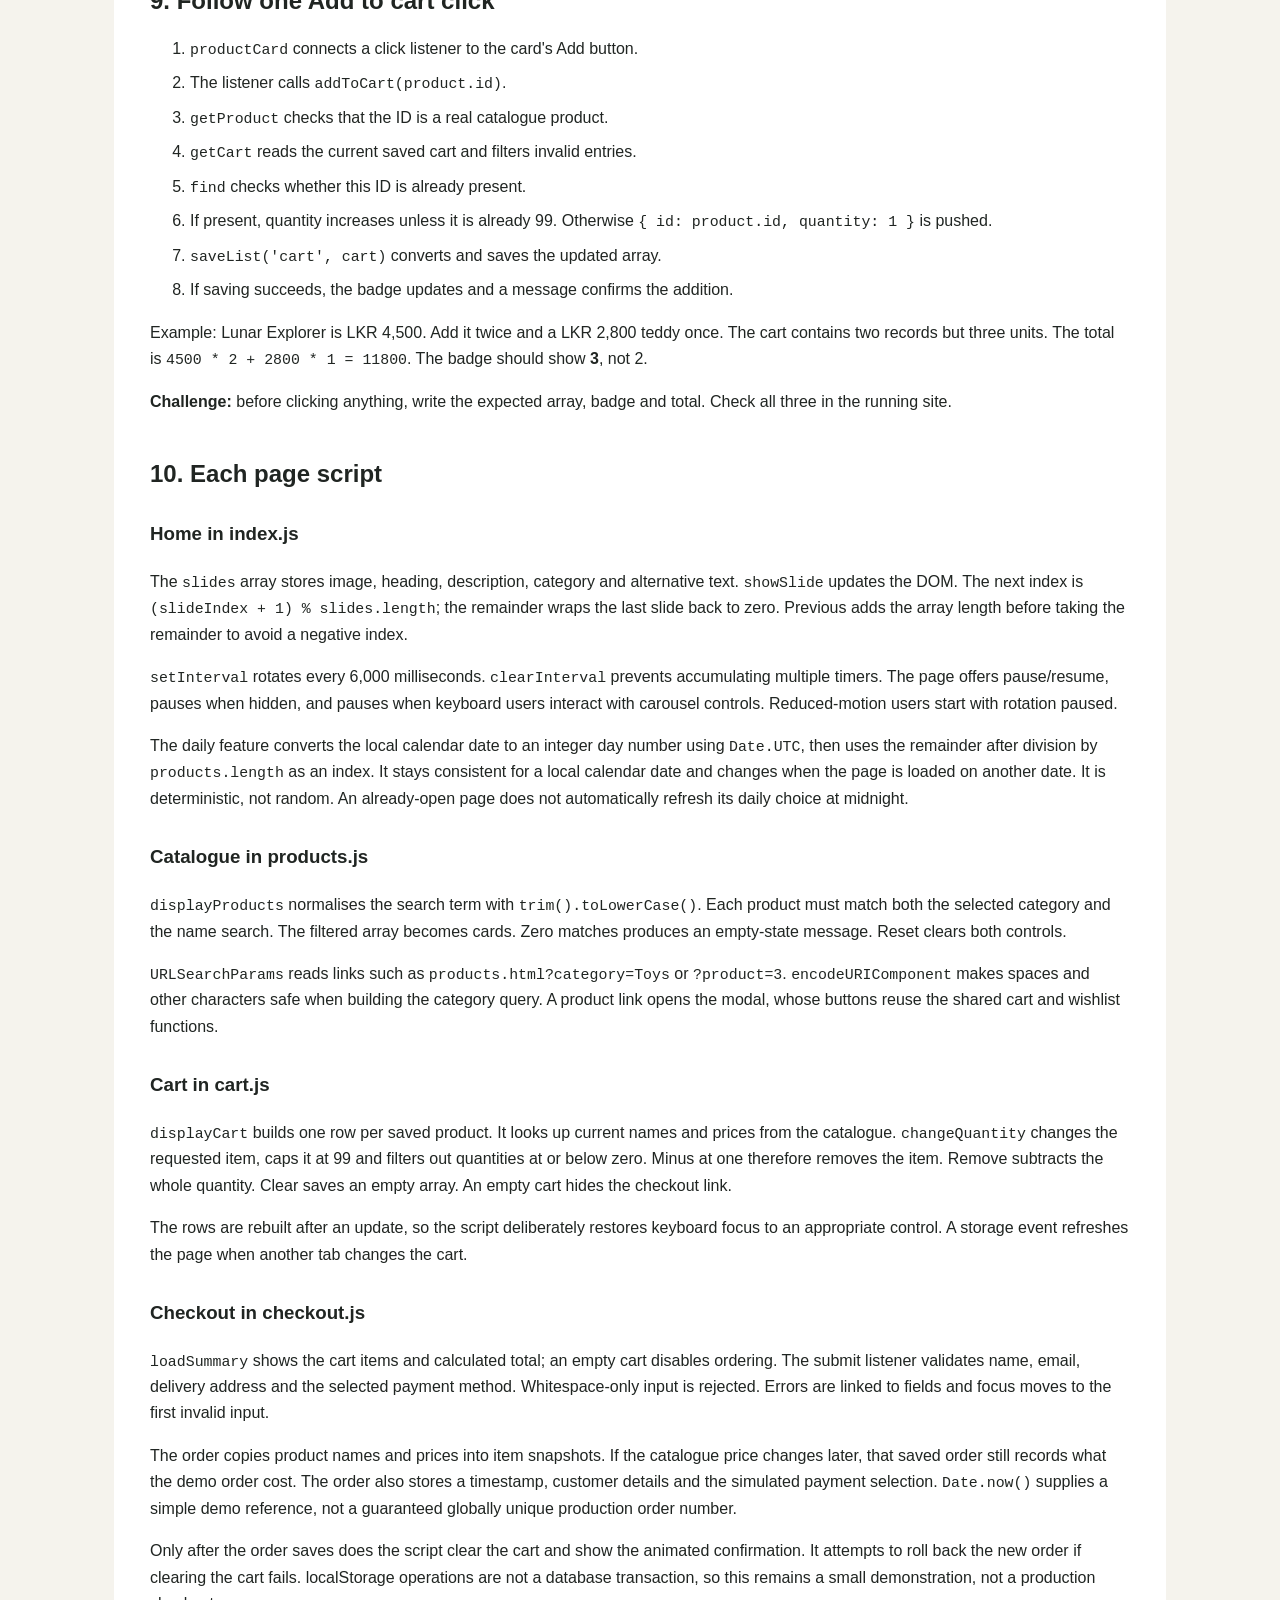
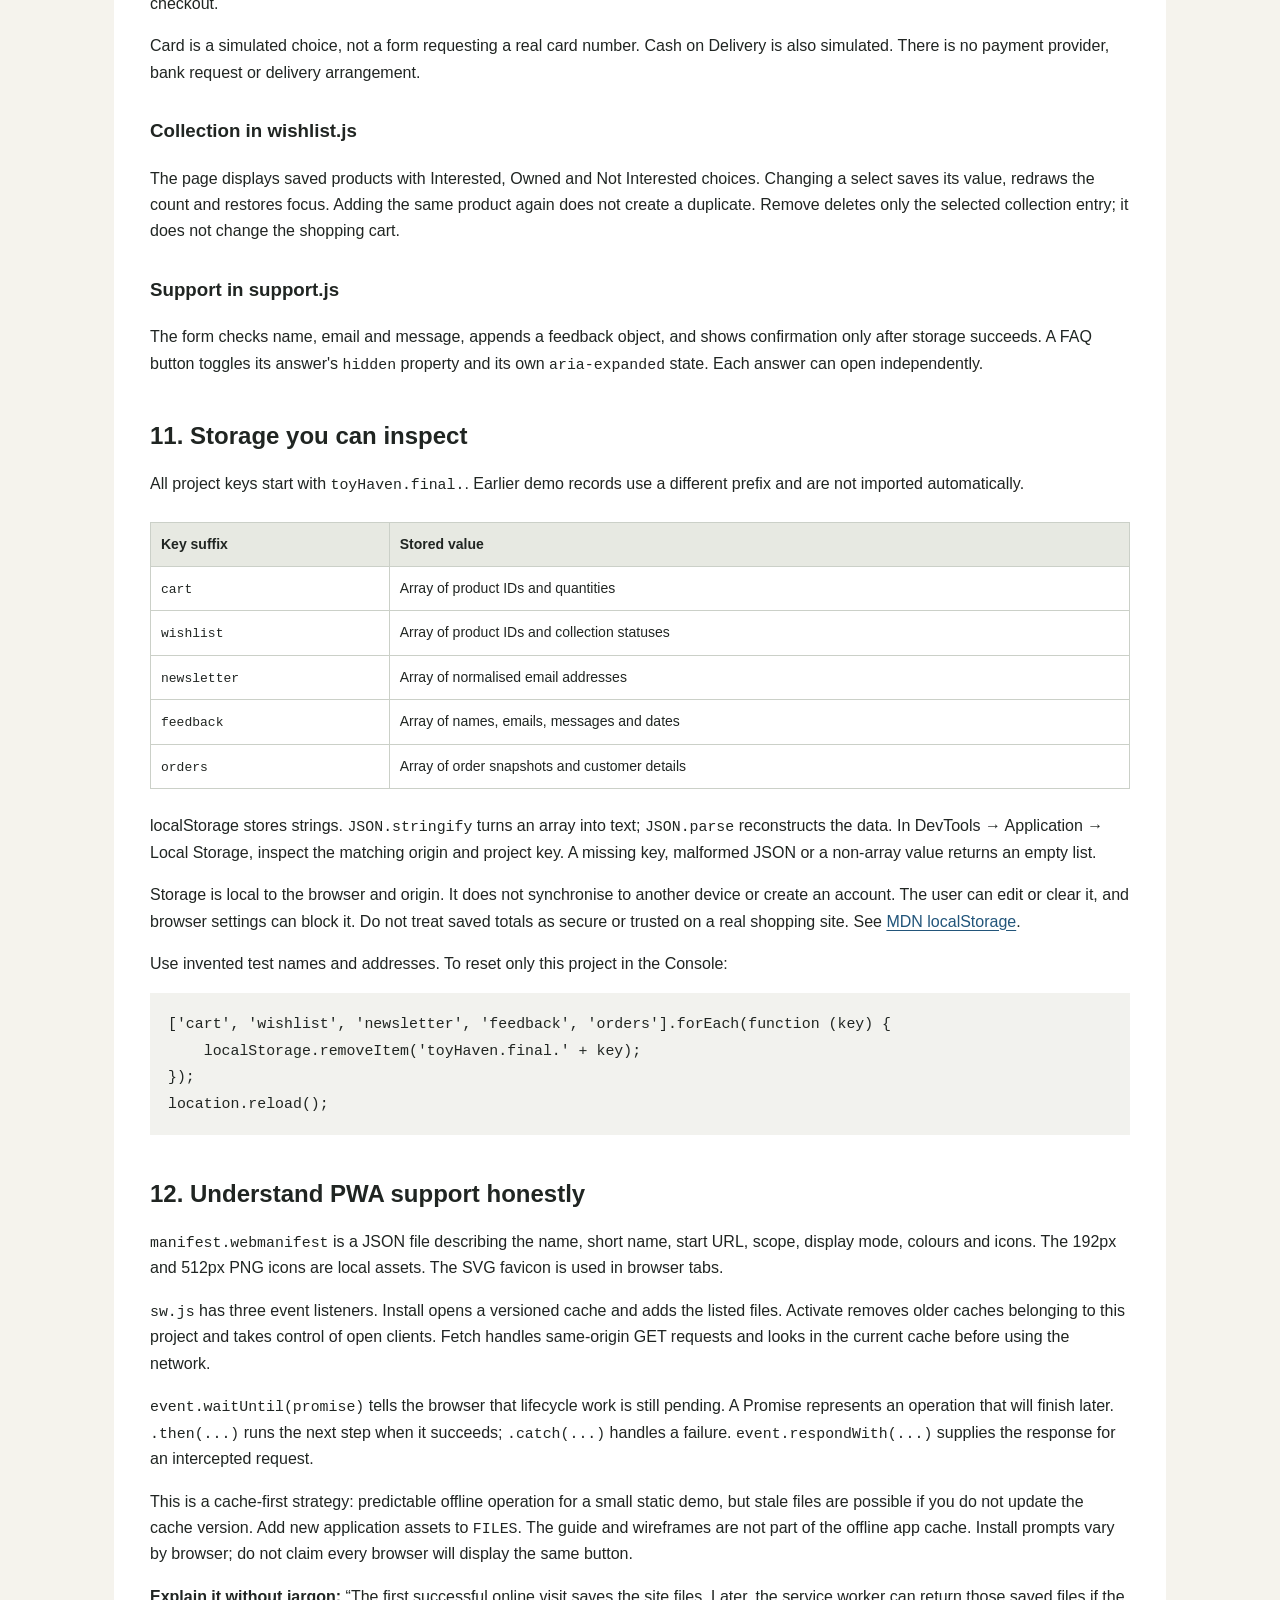
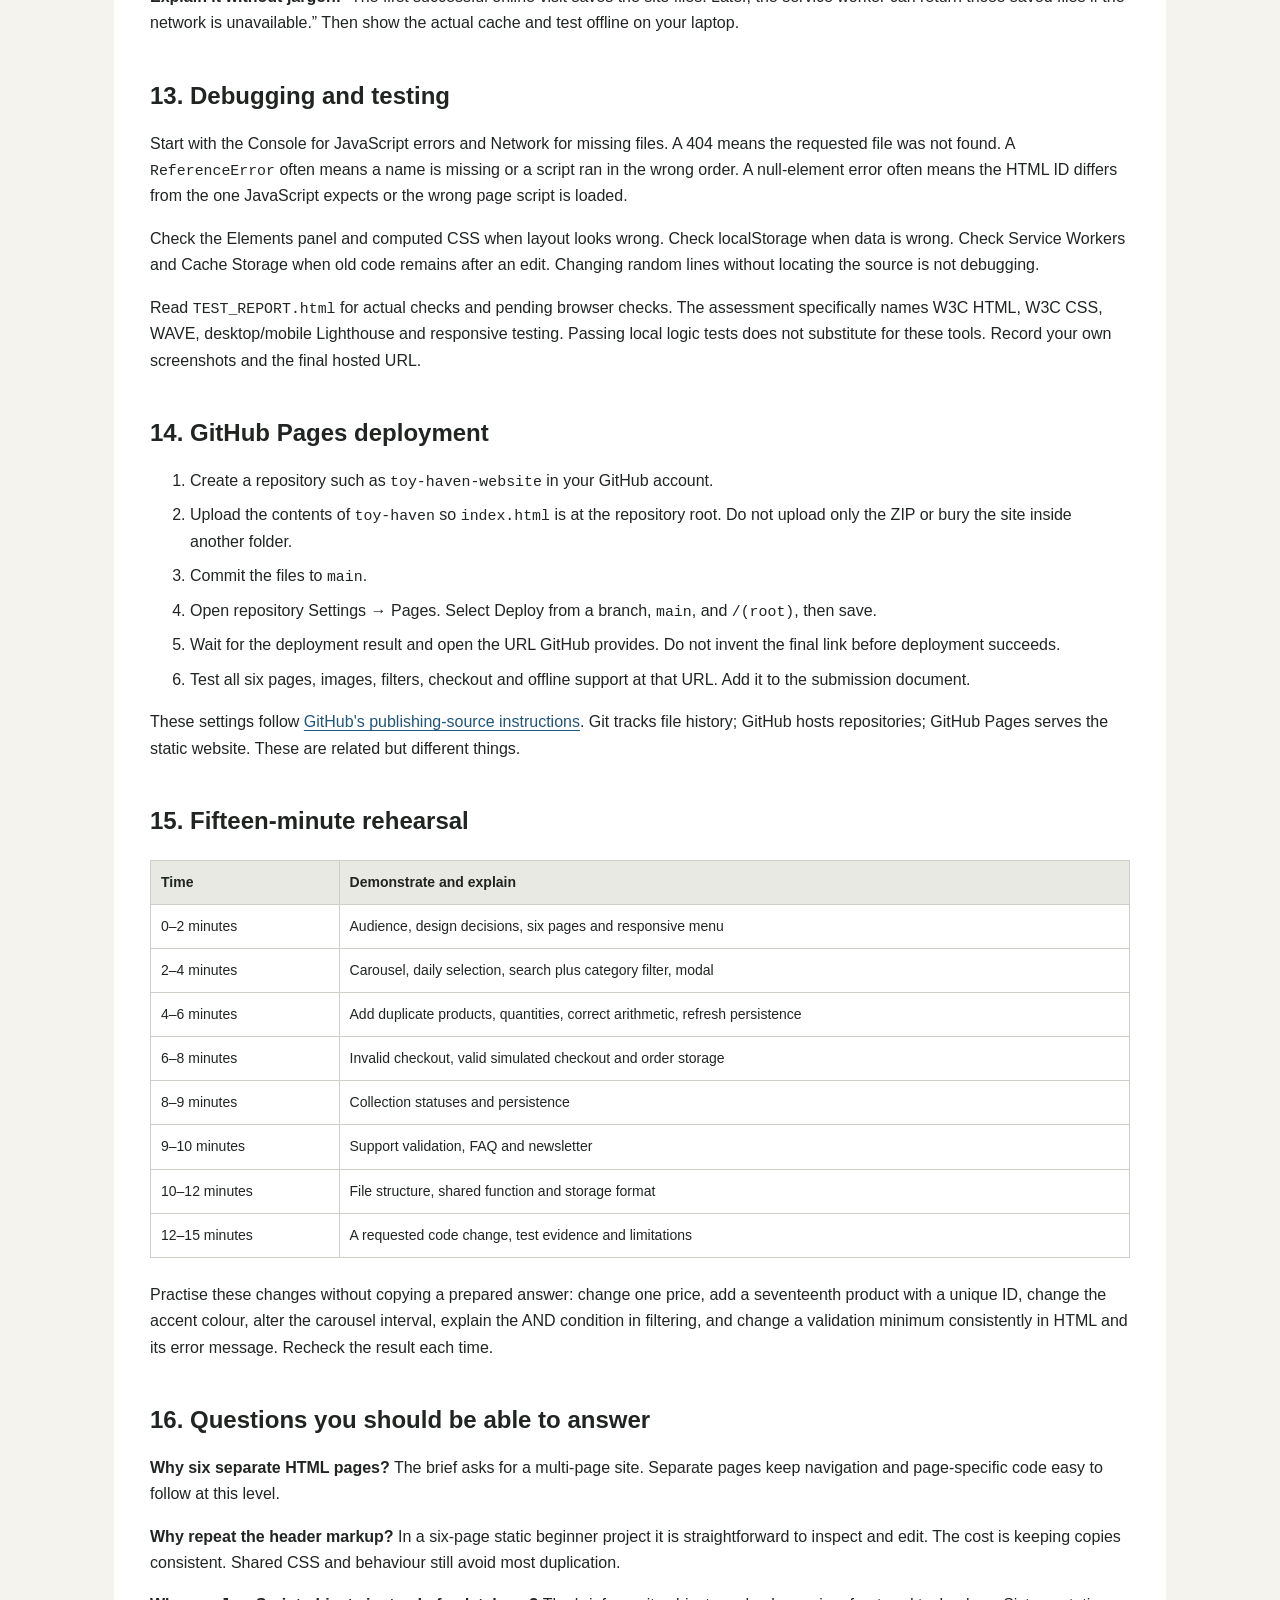
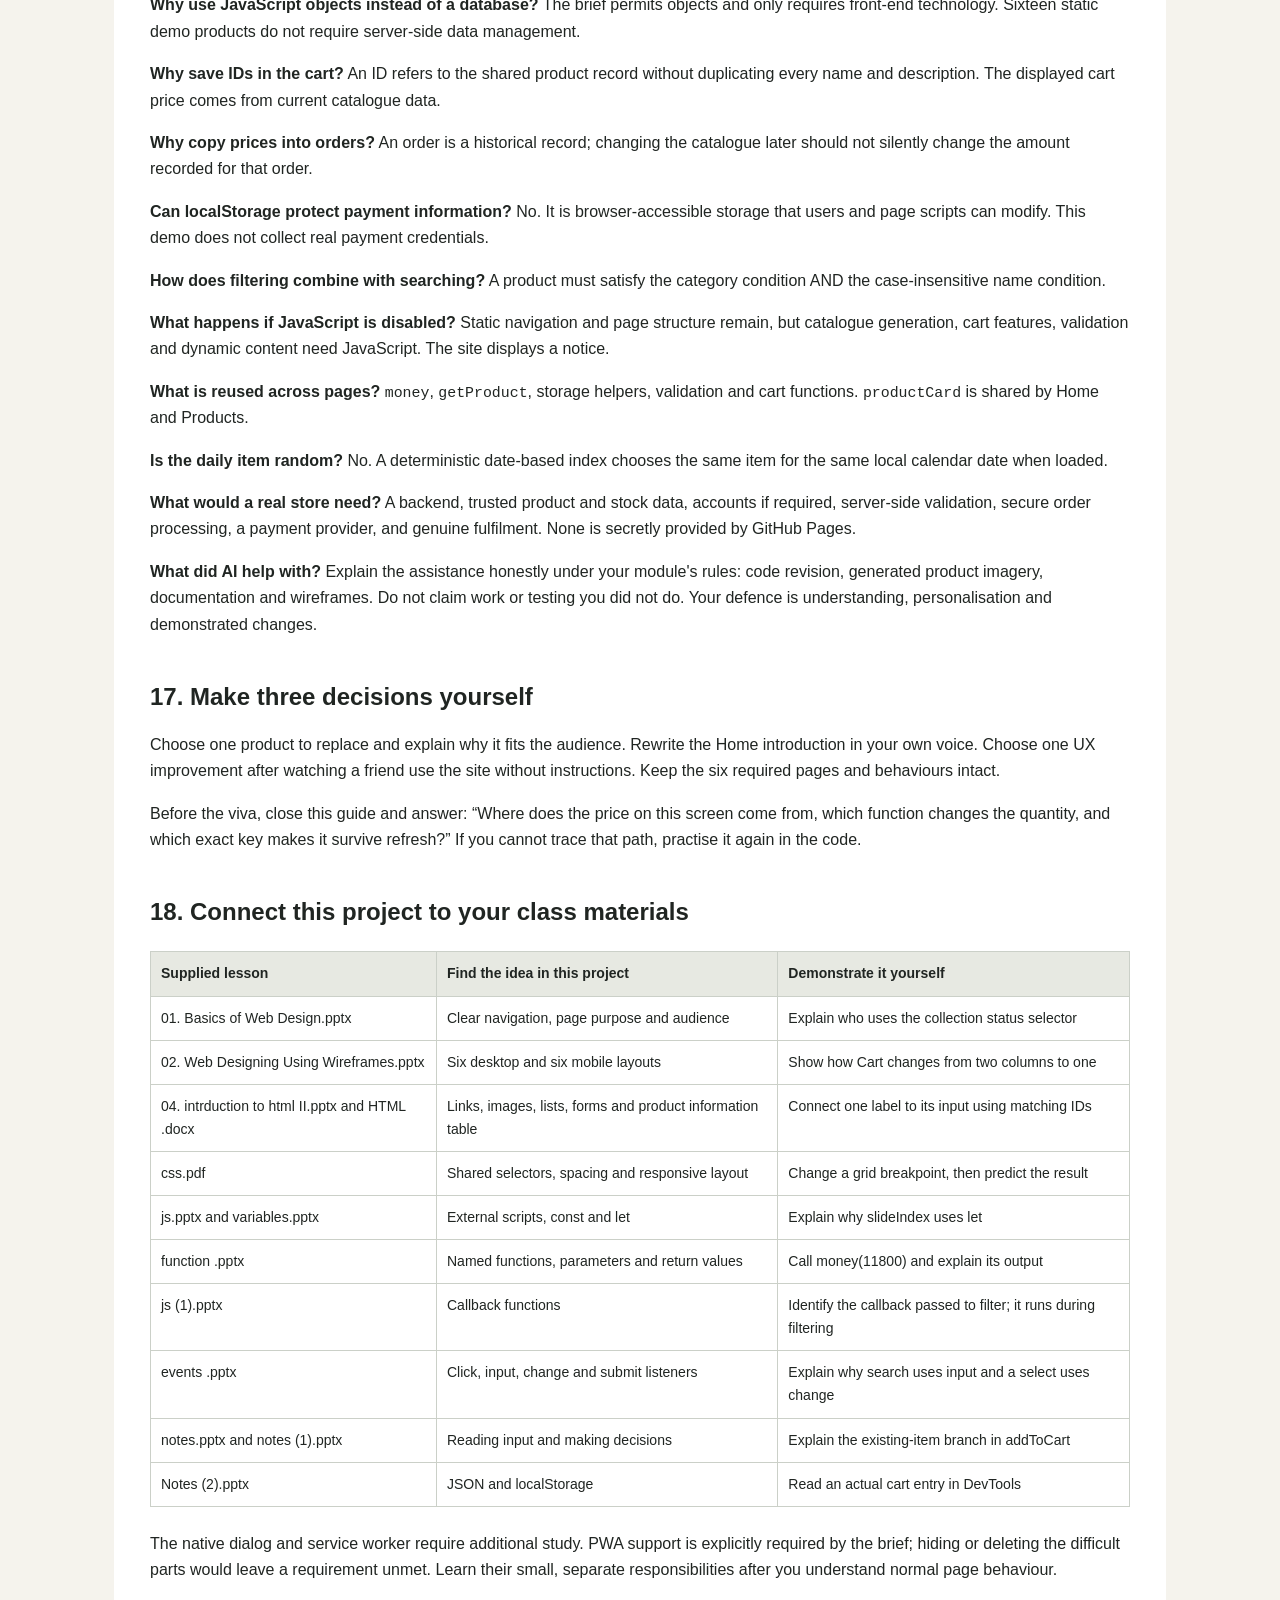
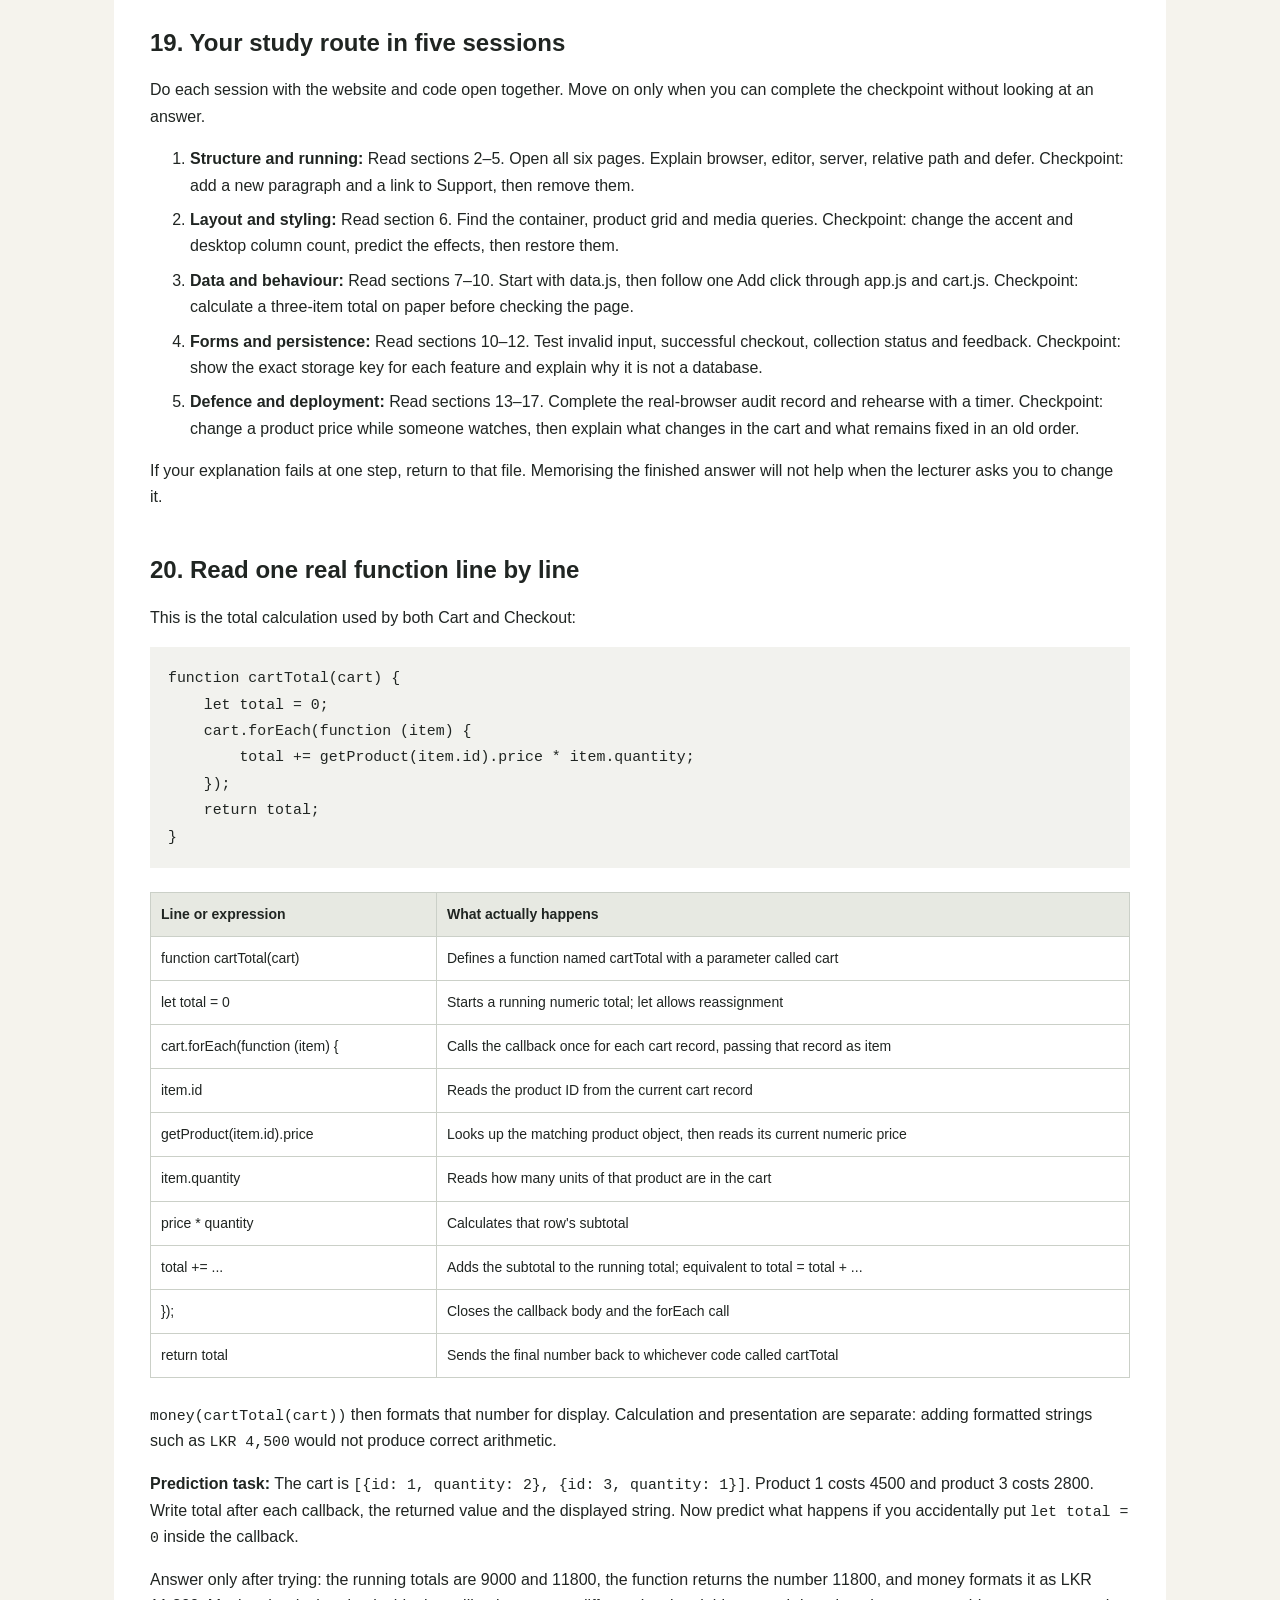
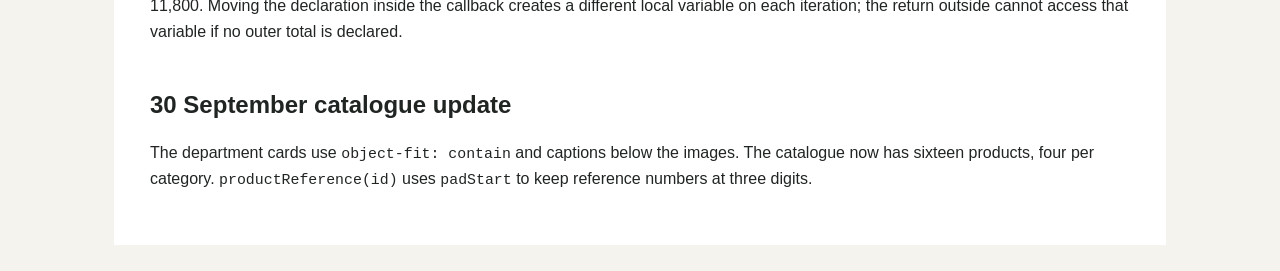
<file: docs/VIVA_GUIDE.html>
<!doctype html><html lang="en"><head><meta charset="utf-8"><meta name="viewport" content="width=device-width,initial-scale=1"><title>Toy Haven complete viva guide</title><style>body{font:16px/1.65 Arial,Helvetica,sans-serif;color:#202522;background:#f5f3ed;margin:0}main{max-width:980px;margin:48px auto;padding:36px;background:white}h1{font-size:36px;line-height:1.15}h2{margin-top:44px;line-height:1.25}h3{margin-top:30px}a{color:#22557a;text-underline-offset:3px}table{border-collapse:collapse;width:100%;margin:24px 0;font-size:14px}th,td{border:1px solid #cbd0c8;padding:10px;text-align:left;vertical-align:top}th{background:#e7e9e2}tr{break-inside:avoid}pre{padding:18px;overflow:auto;background:#f2f2ee}code{font-family:Consolas,monospace;font-size:.93em}li{margin-bottom:8px}.meta{color:#5c635d}.pass{color:#1c642e;font-weight:bold}.pending{color:#8b4a00;font-weight:bold}img{max-width:100%}@media(max-width:650px){main{margin:0;padding:22px}h1{font-size:30px}table{font-size:12px}th,td{padding:7px;overflow-wrap:anywhere}}@media print{body{background:white}main{margin:0;max-width:none;padding:0}a{color:inherit}h1,h2,h3{break-after:avoid}table{font-size:11px}pre{white-space:pre-wrap}}</style></head><body><main><h1>Toy Haven from first file to final demonstration</h1><nav aria-label="Contents"><h2>Contents</h2><ol><li><a href="#section-1">1. What you have built</a></li><li><a href="#section-2">2. Open and run the project</a></li><li><a href="#section-3">3. Languages and browser features</a></li><li><a href="#section-4">4. What happens when Home loads</a></li><li><a href="#section-5">5. Read the HTML from top to bottom</a></li><li><a href="#section-6">6. Read the CSS</a></li><li><a href="#section-7">7. JavaScript essentials used here</a></li><li><a href="#section-8">8. Shared functions in app.js</a></li><li><a href="#section-9">9. Follow one Add to cart click</a></li><li><a href="#section-10">10. Each page script</a></li><li><a href="#section-11">11. Storage you can inspect</a></li><li><a href="#section-12">12. Understand PWA support honestly</a></li><li><a href="#section-13">13. Debugging and testing</a></li><li><a href="#section-14">14. GitHub Pages deployment</a></li><li><a href="#section-15">15. Fifteen-minute rehearsal</a></li><li><a href="#section-16">16. Questions you should be able to answer</a></li><li><a href="#section-17">17. Make three decisions yourself</a></li><li><a href="#section-18">18. Connect this project to your class materials</a></li><li><a href="#section-19">19. Your study route in five sessions</a></li><li><a href="#section-20">20. Read one real function line by line</a></li></ol></nav>
<p>This guide explains the actual website in this folder. Read a section, open the named file, then make the suggested change yourself. If you can repeat an explanation but cannot predict what a change will do, you are not ready for the viva.</p>
<h2 id="section-1">1. What you have built</h2>
<p>Toy Haven is a six-page, front-end demonstration shop for figurines, toys, board games and diecast cars. The visual direction is a collector&#39;s catalogue: warm ivory, charcoal, amber buttons, numbered departments and neutral product photography. It serves collectors without hiding games or gifts from other visitors.</p>
<p>It uses plain HTML, CSS and JavaScript. There is no React, Bootstrap, Node server, database or payment gateway in the application. The sixteen products and LKR prices are fictional examples. Images were generated with AI and optimised as local WebP files. The site does not send email, ship products or charge cards.</p>
<p>“Beginner-friendly” does not mean every feature is trivial. The brief requires a modal, persistent data and PWA behaviour. These require learning beyond headings and buttons. Page scripts are separated, functions have descriptive names, and comments explain the less obvious decisions.</p>
<h2 id="section-2">2. Open and run the project</h2>
<ol>
<li>Extract the ZIP completely into a new folder. Do not work inside the ZIP viewer.</li>
<li>Open the <code>toy-haven</code> folder in VS Code. <code>index.html</code>, <code>css</code>, <code>js</code> and <code>assets</code> must stay together.</li>
<li>Use VS Code&#39;s Live Server extension to open <code>index.html</code>. Alternatively, if Python is installed, open a terminal in this folder and run <code>python -m http.server 5500</code>, then visit <code>http://localhost:5500</code>.</li>
<li>Keep using the same address and port while testing. <code>localhost</code> and <code>127.0.0.1</code> are different hostnames; changing host, port or protocol changes the storage origin.</li>
<li>Save your edits and refresh. If the old version persists, unregister this project&#39;s service worker in DevTools → Application → Service Workers, then reload. For a released update, change <code>CACHE_NAME</code> in <code>sw.js</code> too.</li>
</ol>
<p>VS Code edits the files. Live Server serves them over HTTP. The browser reads and runs them. None of these is the HTML language itself. Python is only an optional development server; it is not part of the website&#39;s application code.</p>
<p>Opening an HTML file directly may show the layout, but use a local server for reliable storage and service-worker testing. A manifest alone does not prove offline support. Service workers need an appropriate secure context such as HTTPS or localhost. See the <a href="https://developer.mozilla.org/en-US/docs/Web/API/Service_Worker_API/Using_Service_Workers">MDN service worker guide</a>.</p>
<h2 id="section-3">3. Languages and browser features</h2>
<table>
<thead>
<tr>
<th>Item</th>
<th>Job in this project</th>
<th>Example</th>
</tr>
</thead>
<tbody><tr>
<td>HTML</td>
<td>Describes content and its meaning</td>
<td>Navigation, product container, labelled form</td>
</tr>
<tr>
<td>CSS</td>
<td>Controls appearance and layout</td>
<td>Grid columns, colours, spacing, hover effects</td>
</tr>
<tr>
<td>JavaScript</td>
<td>Implements behaviour and decisions</td>
<td>Search, totals, validation, saved selections</td>
</tr>
<tr>
<td>JSON</td>
<td>Text format used to store structured data</td>
<td>A cart array converted to a string</td>
</tr>
<tr>
<td>DOM</td>
<td>Browser representation of the HTML document</td>
<td><code>document.getElementById(&#39;cartCount&#39;)</code></td>
</tr>
<tr>
<td>localStorage</td>
<td>Browser key/value storage</td>
<td>Cart and wishlist survive a refresh</td>
</tr>
<tr>
<td>Web app manifest</td>
<td>Describes the installable app</td>
<td>Name, icons, launch URL, display mode</td>
</tr>
<tr>
<td>Service worker</td>
<td>Handles cached file requests</td>
<td>Previously cached pages work offline</td>
</tr>
</tbody></table>
<p>HTML and CSS are not general-purpose programming languages. JSON is a data format, not a database. DOM and localStorage are browser APIs used through JavaScript. The service worker is also written in JavaScript, but runs separately from the page and cannot directly manipulate its DOM.</p>
<h2 id="section-4">4. What happens when Home loads</h2>
<p>The browser requests <code>index.html</code>. It reads the head, discovers <code>css/style.css</code>, the icon, manifest and three scripts. The CSS tells the browser how to lay out elements. The scripts have <code>defer</code>, so they download without immediately interrupting HTML parsing and run after the document has been parsed, in their listed order.</p>
<p><code>data.js</code> defines the products. <code>app.js</code> defines shared functions and connects the menu, newsletter, cart badge and scroll effects. <code>index.js</code> builds the daily product, featured cards and carousel. The page script relies on definitions from the earlier scripts. Reversing their order can cause a reference error.</p>
<p>Once the page loads, <code>app.js</code> attempts to register <code>sw.js</code>. The service worker installs and caches the files listed in <code>FILES</code>. A later request can use a cached response. No compilation or bundling is required to publish this static project.</p>
<p><strong>Try it:</strong> temporarily rename <code>js/data.js</code> in the HTML script path. Predict the result, inspect the Console and Network tabs, then restore it. A missing dependency can break several downstream features.</p>
<h2 id="section-5">5. Read the HTML from top to bottom</h2>
<p><code>&lt;!DOCTYPE html&gt;</code> requests standards mode. <code>&lt;html lang=&quot;en&quot;&gt;</code> identifies English. <code>&lt;meta charset=&quot;UTF-8&quot;&gt;</code> sets character encoding. The viewport meta tag lets mobile layouts use the device width. The title appears in the browser tab, while the description gives a concise page summary.</p>
<p>The head links the stylesheet, favicon and manifest. Relative paths such as <code>css/style.css</code> are resolved from the current document&#39;s folder. Keeping the six pages in the same directory makes these paths predictable, including when GitHub Pages serves the project under a repository subfolder.</p>
<p>The body begins with a skip link. Keyboard users can jump past repeated navigation to <code>&lt;main id=&quot;main&quot;&gt;</code>. <code>&lt;header&gt;</code>, <code>&lt;nav&gt;</code>, <code>&lt;main&gt;</code>, <code>&lt;section&gt;</code>, <code>&lt;article&gt;</code> and <code>&lt;footer&gt;</code> give content meaning. An article is used for a product card; navigation is used for page links. A <code>&lt;div&gt;</code> is a generic container when a more specific meaning is unnecessary.</p>
<p>Each page has one main heading. Lower headings group its content. Lists organise footer links. The modal has a table because product attributes are a genuine label/value mapping. Do not use a table simply to position the whole page.</p>
<p>An <code>id</code> identifies one element within that document. A <code>class</code> can be shared by many elements. <code>#cartCount</code> is a CSS selector for one ID; <code>.product-card</code> selects every element using that class. <code>href</code> is the destination of a link; <code>src</code> identifies an image or script resource.</p>
<p>Use a link for navigation and a button for an action. An image needs alternative text that describes its meaningful content. Decorative marks are hidden from assistive technology with <code>aria-hidden</code>. Form labels connect to inputs through matching <code>for</code> and <code>id</code> values.</p>
<p>The product dialog is a native <code>&lt;dialog&gt;</code>. JavaScript calls <code>showModal()</code> and <code>close()</code>. This gives built-in focus containment and Escape behaviour without a custom focus-trap library. A missing-JavaScript message explains why dynamic products or forms are unavailable.</p>
<p><strong>Try it:</strong> change the Home headline in HTML and notice the carousel can replace it later. To change the rotating headline permanently, edit the matching slide object in <code>js/index.js</code> too.</p>
<h2 id="section-6">6. Read the CSS</h2>
<p>The stylesheet is divided into numbered sections: foundations, header/footer, Home, catalogue/modal, cart, checkout/support, feedback effects and responsive rules. Shared selectors let six pages use the same visual rules.</p>
<p><code>:root</code> defines colour variables, such as <code>--accent</code>. <code>var(--accent)</code> reuses the value. Changing the variable updates all matching buttons. This avoids hunting for several slightly different colour values.</p>
<p>The box model is content plus padding, border and margin. Padding creates space inside a box; margin creates space outside it. <code>box-sizing: border-box</code> makes declared widths include padding and borders, which makes columns easier to size.</p>
<p>Flexbox is used for rows such as navigation and button groups. Grid is used for product collections and two-column page layouts. <code>gap</code> separates items without adding margins to each card. The container uses a percentage width with a maximum width, so content has breathing room on small screens and does not stretch indefinitely on large ones.</p>
<p>Base rules target small screens. At 600px, cards use two columns. At 900px, the navigation is expanded and catalogue cards use four columns; cart and checkout gain side-by-side summaries. At 1000px, the Home hero puts copy and artwork side by side. These are width breakpoints, not guesses about device brands.</p>
<p><code>object-fit: contain</code> keeps complete product images visible. <code>object-fit: cover</code> fills a box and may crop an image. Local WebP assets reduce downloads compared with the original full-resolution generated PNGs. <code>loading=&quot;lazy&quot;</code> defers below-the-fold images; the first hero image has higher priority.</p>
<p><code>:hover</code> styles pointing-device interaction. <code>:focus-visible</code> supplies a visible keyboard focus indicator. <code>transition</code> animates a change between states. <code>@keyframes</code> defines an animation sequence, used for checkout success. The hamburger icon is built with a span and <code>::before</code>/<code>::after</code>; changing <code>aria-expanded</code> changes its visual state.</p>
<p>Scroll reveals add a temporary class and remove it when a section enters the viewport. A reduced-motion preference disables unnecessary movement. Content starts visible so a JavaScript failure does not permanently hide whole sections.</p>
<p><strong>Try it:</strong> change the product grid from four desktop columns to three, then explain why you changed the rule inside the desktop media query rather than the one-column base rule.</p>
<h2 id="section-7">7. JavaScript essentials used here</h2>
<table>
<thead>
<tr>
<th>Concept</th>
<th>Meaning</th>
<th>Actual use</th>
</tr>
</thead>
<tbody><tr>
<td><code>const</code></td>
<td>Binding cannot be reassigned</td>
<td>Product array reference</td>
</tr>
<tr>
<td><code>let</code></td>
<td>Binding may be reassigned</td>
<td>Current slide index and running totals</td>
</tr>
<tr>
<td>Object</td>
<td>Named properties describing one item</td>
<td>Product with ID, name and price</td>
</tr>
<tr>
<td>Array</td>
<td>Ordered collection of values</td>
<td>Products, cart items, feedback</td>
</tr>
<tr>
<td>Function</td>
<td>Reusable instructions, optionally returning a value</td>
<td><code>money(value)</code></td>
</tr>
<tr>
<td>Parameter</td>
<td>Name for an input inside a function</td>
<td><code>id</code> in <code>getProduct(id)</code></td>
</tr>
<tr>
<td>Argument</td>
<td>Value supplied when calling it</td>
<td><code>getProduct(3)</code> supplies 3</td>
</tr>
<tr>
<td>Conditional</td>
<td>Chooses a branch</td>
<td>Existing cart item or new one</td>
</tr>
<tr>
<td>Event listener</td>
<td>Function called when an event occurs</td>
<td>Click Add to cart</td>
</tr>
<tr>
<td>Callback</td>
<td>Function passed to another function</td>
<td>Function given to <code>filter</code></td>
</tr>
<tr>
<td>Template literal</td>
<td>Backtick string with inserted values</td>
<td><code>${product.name}</code> in a card</td>
</tr>
</tbody></table>
<p><code>const</code> does not freeze an array or object. You can push onto a const array or change an object&#39;s property; you cannot assign a different array to that same binding.</p>
<p><code>===</code> compares without automatic type conversion. <code>Number(id)</code> converts an ID taken from text into a number. <code>&amp;&amp;</code> means both conditions must be true; <code>||</code> means at least one may be true; <code>!</code> negates a condition. <code>return</code> exits a function and can provide its result.</p>
<p><code>find</code> returns the first matching item or <code>undefined</code>. <code>filter</code> returns a new array containing all matches. <code>forEach</code> performs an operation for each item; it is not used to return a filtered list. <code>push</code> appends an item, <code>pop</code> removes the last item, and <code>includes</code> checks whether a string contains text or an array contains a value.</p>
<p><code>textContent</code> inserts plain text. <code>innerHTML</code> parses HTML. This project uses <code>innerHTML</code> for developer-controlled catalogue templates, and <code>textContent</code> for messages. Do not insert untrusted customer messages as raw HTML; that can turn input into executable markup.</p>
<p><code>event.preventDefault()</code> stops the browser&#39;s normal form submission. The local demo validates and saves information without navigating away. It does not stop the click from reaching every other listener; that is a different concept called event propagation.</p>
<h2 id="section-8">8. Shared functions in app.js</h2>
<table>
<thead>
<tr>
<th>Function</th>
<th>What it does and why</th>
</tr>
</thead>
<tbody><tr>
<td><code>showMessage</code></td>
<td>Shows a temporary status message and replaces its previous timer</td>
</tr>
<tr>
<td><code>readList</code></td>
<td>Reads JSON, checks it is an array and returns an empty array if absent or unreadable</td>
</tr>
<tr>
<td><code>saveList</code></td>
<td>Converts an array to JSON and returns whether browser storage succeeded</td>
</tr>
<tr>
<td><code>getProduct</code></td>
<td>Finds the catalogue product for an ID</td>
</tr>
<tr>
<td><code>money</code></td>
<td>Formats a numeric amount with an LKR label</td>
</tr>
<tr>
<td><code>getCart</code></td>
<td>Rejects invalid stored IDs and quantities outside 1–99</td>
</tr>
<tr>
<td><code>cartTotal</code></td>
<td>Adds each current product price multiplied by its quantity</td>
</tr>
<tr>
<td><code>updateCartCount</code></td>
<td>Shows total units, not just the number of different products</td>
</tr>
<tr>
<td><code>addToCart</code></td>
<td>Increments an existing item or adds a new ID/quantity pair</td>
</tr>
<tr>
<td><code>getWishlist</code></td>
<td>Keeps only valid products with an allowed status</td>
</tr>
<tr>
<td><code>addToWishlist</code></td>
<td>Adds an Interested item and prevents duplicates</td>
</tr>
<tr>
<td><code>productCard</code></td>
<td>Builds a reusable card and connects its buttons</td>
</tr>
<tr>
<td><code>emptyState</code></td>
<td>Creates consistent empty-cart, collection or search feedback</td>
</tr>
<tr>
<td><code>validateField</code></td>
<td>Trims text, checks constraints and updates the associated error message</td>
</tr>
<tr>
<td><code>revealOnScroll</code></td>
<td>Reveals sections that have approached the visible viewport</td>
</tr>
</tbody></table>
<p>The end of the file connects shared behaviour: menu toggling, Escape to close the menu, newsletter submission, the cart badge, cross-tab storage changes, scroll events and service-worker registration.</p>
<p><code>try...catch</code> handles operations that can fail, such as parsing malformed JSON or saving to a full/blocked storage area. A successful-looking button message should not be shown after saving has failed.</p>
<h2 id="section-9">9. Follow one Add to cart click</h2>
<ol>
<li><code>productCard</code> connects a click listener to the card&#39;s Add button.</li>
<li>The listener calls <code>addToCart(product.id)</code>.</li>
<li><code>getProduct</code> checks that the ID is a real catalogue product.</li>
<li><code>getCart</code> reads the current saved cart and filters invalid entries.</li>
<li><code>find</code> checks whether this ID is already present.</li>
<li>If present, quantity increases unless it is already 99. Otherwise <code>{ id: product.id, quantity: 1 }</code> is pushed.</li>
<li><code>saveList(&#39;cart&#39;, cart)</code> converts and saves the updated array.</li>
<li>If saving succeeds, the badge updates and a message confirms the addition.</li>
</ol>
<p>Example: Lunar Explorer is LKR 4,500. Add it twice and a LKR 2,800 teddy once. The cart contains two records but three units. The total is <code>4500 * 2 + 2800 * 1 = 11800</code>. The badge should show <strong>3</strong>, not 2.</p>
<p><strong>Challenge:</strong> before clicking anything, write the expected array, badge and total. Check all three in the running site.</p>
<h2 id="section-10">10. Each page script</h2>
<h3>Home in index.js</h3>
<p>The <code>slides</code> array stores image, heading, description, category and alternative text. <code>showSlide</code> updates the DOM. The next index is <code>(slideIndex + 1) % slides.length</code>; the remainder wraps the last slide back to zero. Previous adds the array length before taking the remainder to avoid a negative index.</p>
<p><code>setInterval</code> rotates every 6,000 milliseconds. <code>clearInterval</code> prevents accumulating multiple timers. The page offers pause/resume, pauses when hidden, and pauses when keyboard users interact with carousel controls. Reduced-motion users start with rotation paused.</p>
<p>The daily feature converts the local calendar date to an integer day number using <code>Date.UTC</code>, then uses the remainder after division by <code>products.length</code> as an index. It stays consistent for a local calendar date and changes when the page is loaded on another date. It is deterministic, not random. An already-open page does not automatically refresh its daily choice at midnight.</p>
<h3>Catalogue in products.js</h3>
<p><code>displayProducts</code> normalises the search term with <code>trim().toLowerCase()</code>. Each product must match both the selected category and the name search. The filtered array becomes cards. Zero matches produces an empty-state message. Reset clears both controls.</p>
<p><code>URLSearchParams</code> reads links such as <code>products.html?category=Toys</code> or <code>?product=3</code>. <code>encodeURIComponent</code> makes spaces and other characters safe when building the category query. A product link opens the modal, whose buttons reuse the shared cart and wishlist functions.</p>
<h3>Cart in cart.js</h3>
<p><code>displayCart</code> builds one row per saved product. It looks up current names and prices from the catalogue. <code>changeQuantity</code> changes the requested item, caps it at 99 and filters out quantities at or below zero. Minus at one therefore removes the item. Remove subtracts the whole quantity. Clear saves an empty array. An empty cart hides the checkout link.</p>
<p>The rows are rebuilt after an update, so the script deliberately restores keyboard focus to an appropriate control. A storage event refreshes the page when another tab changes the cart.</p>
<h3>Checkout in checkout.js</h3>
<p><code>loadSummary</code> shows the cart items and calculated total; an empty cart disables ordering. The submit listener validates name, email, delivery address and the selected payment method. Whitespace-only input is rejected. Errors are linked to fields and focus moves to the first invalid input.</p>
<p>The order copies product names and prices into item snapshots. If the catalogue price changes later, that saved order still records what the demo order cost. The order also stores a timestamp, customer details and the simulated payment selection. <code>Date.now()</code> supplies a simple demo reference, not a guaranteed globally unique production order number.</p>
<p>Only after the order saves does the script clear the cart and show the animated confirmation. It attempts to roll back the new order if clearing the cart fails. localStorage operations are not a database transaction, so this remains a small demonstration, not a production checkout.</p>
<p>Card is a simulated choice, not a form requesting a real card number. Cash on Delivery is also simulated. There is no payment provider, bank request or delivery arrangement.</p>
<h3>Collection in wishlist.js</h3>
<p>The page displays saved products with Interested, Owned and Not Interested choices. Changing a select saves its value, redraws the count and restores focus. Adding the same product again does not create a duplicate. Remove deletes only the selected collection entry; it does not change the shopping cart.</p>
<h3>Support in support.js</h3>
<p>The form checks name, email and message, appends a feedback object, and shows confirmation only after storage succeeds. A FAQ button toggles its answer&#39;s <code>hidden</code> property and its own <code>aria-expanded</code> state. Each answer can open independently.</p>
<h2 id="section-11">11. Storage you can inspect</h2>
<p>All project keys start with <code>toyHaven.final.</code>. Earlier demo records use a different prefix and are not imported automatically.</p>
<table>
<thead>
<tr>
<th>Key suffix</th>
<th>Stored value</th>
</tr>
</thead>
<tbody><tr>
<td><code>cart</code></td>
<td>Array of product IDs and quantities</td>
</tr>
<tr>
<td><code>wishlist</code></td>
<td>Array of product IDs and collection statuses</td>
</tr>
<tr>
<td><code>newsletter</code></td>
<td>Array of normalised email addresses</td>
</tr>
<tr>
<td><code>feedback</code></td>
<td>Array of names, emails, messages and dates</td>
</tr>
<tr>
<td><code>orders</code></td>
<td>Array of order snapshots and customer details</td>
</tr>
</tbody></table>
<p>localStorage stores strings. <code>JSON.stringify</code> turns an array into text; <code>JSON.parse</code> reconstructs the data. In DevTools → Application → Local Storage, inspect the matching origin and project key. A missing key, malformed JSON or a non-array value returns an empty list.</p>
<p>Storage is local to the browser and origin. It does not synchronise to another device or create an account. The user can edit or clear it, and browser settings can block it. Do not treat saved totals as secure or trusted on a real shopping site. See <a href="https://developer.mozilla.org/en-US/docs/Web/API/Window/localStorage">MDN localStorage</a>.</p>
<p>Use invented test names and addresses. To reset only this project in the Console:</p>
<pre><code class="language-js">[&#39;cart&#39;, &#39;wishlist&#39;, &#39;newsletter&#39;, &#39;feedback&#39;, &#39;orders&#39;].forEach(function (key) {
    localStorage.removeItem(&#39;toyHaven.final.&#39; + key);
});
location.reload();
</code></pre>
<h2 id="section-12">12. Understand PWA support honestly</h2>
<p><code>manifest.webmanifest</code> is a JSON file describing the name, short name, start URL, scope, display mode, colours and icons. The 192px and 512px PNG icons are local assets. The SVG favicon is used in browser tabs.</p>
<p><code>sw.js</code> has three event listeners. Install opens a versioned cache and adds the listed files. Activate removes older caches belonging to this project and takes control of open clients. Fetch handles same-origin GET requests and looks in the current cache before using the network.</p>
<p><code>event.waitUntil(promise)</code> tells the browser that lifecycle work is still pending. A Promise represents an operation that will finish later. <code>.then(...)</code> runs the next step when it succeeds; <code>.catch(...)</code> handles a failure. <code>event.respondWith(...)</code> supplies the response for an intercepted request.</p>
<p>This is a cache-first strategy: predictable offline operation for a small static demo, but stale files are possible if you do not update the cache version. Add new application assets to <code>FILES</code>. The guide and wireframes are not part of the offline app cache. Install prompts vary by browser; do not claim every browser will display the same button.</p>
<p><strong>Explain it without jargon:</strong> “The first successful online visit saves the site files. Later, the service worker can return those saved files if the network is unavailable.” Then show the actual cache and test offline on your laptop.</p>
<h2 id="section-13">13. Debugging and testing</h2>
<p>Start with the Console for JavaScript errors and Network for missing files. A 404 means the requested file was not found. A <code>ReferenceError</code> often means a name is missing or a script ran in the wrong order. A null-element error often means the HTML ID differs from the one JavaScript expects or the wrong page script is loaded.</p>
<p>Check the Elements panel and computed CSS when layout looks wrong. Check localStorage when data is wrong. Check Service Workers and Cache Storage when old code remains after an edit. Changing random lines without locating the source is not debugging.</p>
<p>Read <code>TEST_REPORT.html</code> for actual checks and pending browser checks. The assessment specifically names W3C HTML, W3C CSS, WAVE, desktop/mobile Lighthouse and responsive testing. Passing local logic tests does not substitute for these tools. Record your own screenshots and the final hosted URL.</p>
<h2 id="section-14">14. GitHub Pages deployment</h2>
<ol>
<li>Create a repository such as <code>toy-haven-website</code> in your GitHub account.</li>
<li>Upload the contents of <code>toy-haven</code> so <code>index.html</code> is at the repository root. Do not upload only the ZIP or bury the site inside another folder.</li>
<li>Commit the files to <code>main</code>.</li>
<li>Open repository Settings → Pages. Select Deploy from a branch, <code>main</code>, and <code>/(root)</code>, then save.</li>
<li>Wait for the deployment result and open the URL GitHub provides. Do not invent the final link before deployment succeeds.</li>
<li>Test all six pages, images, filters, checkout and offline support at that URL. Add it to the submission document.</li>
</ol>
<p>These settings follow <a href="https://docs.github.com/en/pages/getting-started-with-github-pages/configuring-a-publishing-source-for-your-github-pages-site">GitHub&#39;s publishing-source instructions</a>. Git tracks file history; GitHub hosts repositories; GitHub Pages serves the static website. These are related but different things.</p>
<h2 id="section-15">15. Fifteen-minute rehearsal</h2>
<table>
<thead>
<tr>
<th>Time</th>
<th>Demonstrate and explain</th>
</tr>
</thead>
<tbody><tr>
<td>0–2 minutes</td>
<td>Audience, design decisions, six pages and responsive menu</td>
</tr>
<tr>
<td>2–4 minutes</td>
<td>Carousel, daily selection, search plus category filter, modal</td>
</tr>
<tr>
<td>4–6 minutes</td>
<td>Add duplicate products, quantities, correct arithmetic, refresh persistence</td>
</tr>
<tr>
<td>6–8 minutes</td>
<td>Invalid checkout, valid simulated checkout and order storage</td>
</tr>
<tr>
<td>8–9 minutes</td>
<td>Collection statuses and persistence</td>
</tr>
<tr>
<td>9–10 minutes</td>
<td>Support validation, FAQ and newsletter</td>
</tr>
<tr>
<td>10–12 minutes</td>
<td>File structure, shared function and storage format</td>
</tr>
<tr>
<td>12–15 minutes</td>
<td>A requested code change, test evidence and limitations</td>
</tr>
</tbody></table>
<p>Practise these changes without copying a prepared answer: change one price, add a seventeenth product with a unique ID, change the accent colour, alter the carousel interval, explain the AND condition in filtering, and change a validation minimum consistently in HTML and its error message. Recheck the result each time.</p>
<h2 id="section-16">16. Questions you should be able to answer</h2>
<p><strong>Why six separate HTML pages?</strong> The brief asks for a multi-page site. Separate pages keep navigation and page-specific code easy to follow at this level.</p>
<p><strong>Why repeat the header markup?</strong> In a six-page static beginner project it is straightforward to inspect and edit. The cost is keeping copies consistent. Shared CSS and behaviour still avoid most duplication.</p>
<p><strong>Why use JavaScript objects instead of a database?</strong> The brief permits objects and only requires front-end technology. Sixteen static demo products do not require server-side data management.</p>
<p><strong>Why save IDs in the cart?</strong> An ID refers to the shared product record without duplicating every name and description. The displayed cart price comes from current catalogue data.</p>
<p><strong>Why copy prices into orders?</strong> An order is a historical record; changing the catalogue later should not silently change the amount recorded for that order.</p>
<p><strong>Can localStorage protect payment information?</strong> No. It is browser-accessible storage that users and page scripts can modify. This demo does not collect real payment credentials.</p>
<p><strong>How does filtering combine with searching?</strong> A product must satisfy the category condition AND the case-insensitive name condition.</p>
<p><strong>What happens if JavaScript is disabled?</strong> Static navigation and page structure remain, but catalogue generation, cart features, validation and dynamic content need JavaScript. The site displays a notice.</p>
<p><strong>What is reused across pages?</strong> <code>money</code>, <code>getProduct</code>, storage helpers, validation and cart functions. <code>productCard</code> is shared by Home and Products.</p>
<p><strong>Is the daily item random?</strong> No. A deterministic date-based index chooses the same item for the same local calendar date when loaded.</p>
<p><strong>What would a real store need?</strong> A backend, trusted product and stock data, accounts if required, server-side validation, secure order processing, a payment provider, and genuine fulfilment. None is secretly provided by GitHub Pages.</p>
<p><strong>What did AI help with?</strong> Explain the assistance honestly under your module&#39;s rules: code revision, generated product imagery, documentation and wireframes. Do not claim work or testing you did not do. Your defence is understanding, personalisation and demonstrated changes.</p>
<h2 id="section-17">17. Make three decisions yourself</h2>
<p>Choose one product to replace and explain why it fits the audience. Rewrite the Home introduction in your own voice. Choose one UX improvement after watching a friend use the site without instructions. Keep the six required pages and behaviours intact.</p>
<p>Before the viva, close this guide and answer: “Where does the price on this screen come from, which function changes the quantity, and which exact key makes it survive refresh?” If you cannot trace that path, practise it again in the code.</p>
<h2 id="section-18">18. Connect this project to your class materials</h2>
<table>
<thead>
<tr>
<th>Supplied lesson</th>
<th>Find the idea in this project</th>
<th>Demonstrate it yourself</th>
</tr>
</thead>
<tbody><tr>
<td>01. Basics of Web Design.pptx</td>
<td>Clear navigation, page purpose and audience</td>
<td>Explain who uses the collection status selector</td>
</tr>
<tr>
<td>02. Web Designing Using Wireframes.pptx</td>
<td>Six desktop and six mobile layouts</td>
<td>Show how Cart changes from two columns to one</td>
</tr>
<tr>
<td>04. intrduction to html II.pptx and HTML .docx</td>
<td>Links, images, lists, forms and product information table</td>
<td>Connect one label to its input using matching IDs</td>
</tr>
<tr>
<td>css.pdf</td>
<td>Shared selectors, spacing and responsive layout</td>
<td>Change a grid breakpoint, then predict the result</td>
</tr>
<tr>
<td>js.pptx and variables.pptx</td>
<td>External scripts, const and let</td>
<td>Explain why slideIndex uses let</td>
</tr>
<tr>
<td>function .pptx</td>
<td>Named functions, parameters and return values</td>
<td>Call money(11800) and explain its output</td>
</tr>
<tr>
<td>js (1).pptx</td>
<td>Callback functions</td>
<td>Identify the callback passed to filter; it runs during filtering</td>
</tr>
<tr>
<td>events .pptx</td>
<td>Click, input, change and submit listeners</td>
<td>Explain why search uses input and a select uses change</td>
</tr>
<tr>
<td>notes.pptx and notes (1).pptx</td>
<td>Reading input and making decisions</td>
<td>Explain the existing-item branch in addToCart</td>
</tr>
<tr>
<td>Notes (2).pptx</td>
<td>JSON and localStorage</td>
<td>Read an actual cart entry in DevTools</td>
</tr>
</tbody></table>
<p>The native dialog and service worker require additional study. PWA support is explicitly required by the brief; hiding or deleting the difficult parts would leave a requirement unmet. Learn their small, separate responsibilities after you understand normal page behaviour.</p>
<h2 id="section-19">19. Your study route in five sessions</h2>
<p>Do each session with the website and code open together. Move on only when you can complete the checkpoint without looking at an answer.</p>
<ol>
<li><strong>Structure and running:</strong> Read sections 2–5. Open all six pages. Explain browser, editor, server, relative path and defer. Checkpoint: add a new paragraph and a link to Support, then remove them.</li>
<li><strong>Layout and styling:</strong> Read section 6. Find the container, product grid and media queries. Checkpoint: change the accent and desktop column count, predict the effects, then restore them.</li>
<li><strong>Data and behaviour:</strong> Read sections 7–10. Start with data.js, then follow one Add click through app.js and cart.js. Checkpoint: calculate a three-item total on paper before checking the page.</li>
<li><strong>Forms and persistence:</strong> Read sections 10–12. Test invalid input, successful checkout, collection status and feedback. Checkpoint: show the exact storage key for each feature and explain why it is not a database.</li>
<li><strong>Defence and deployment:</strong> Read sections 13–17. Complete the real-browser audit record and rehearse with a timer. Checkpoint: change a product price while someone watches, then explain what changes in the cart and what remains fixed in an old order.</li>
</ol>
<p>If your explanation fails at one step, return to that file. Memorising the finished answer will not help when the lecturer asks you to change it.</p>
<h2 id="section-20">20. Read one real function line by line</h2>
<p>This is the total calculation used by both Cart and Checkout:</p>
<pre><code class="language-js">function cartTotal(cart) {
    let total = 0;
    cart.forEach(function (item) {
        total += getProduct(item.id).price * item.quantity;
    });
    return total;
}
</code></pre>
<table>
<thead>
<tr>
<th>Line or expression</th>
<th>What actually happens</th>
</tr>
</thead>
<tbody><tr>
<td>function cartTotal(cart)</td>
<td>Defines a function named cartTotal with a parameter called cart</td>
</tr>
<tr>
<td>let total = 0</td>
<td>Starts a running numeric total; let allows reassignment</td>
</tr>
<tr>
<td>cart.forEach(function (item) {</td>
<td>Calls the callback once for each cart record, passing that record as item</td>
</tr>
<tr>
<td>item.id</td>
<td>Reads the product ID from the current cart record</td>
</tr>
<tr>
<td>getProduct(item.id).price</td>
<td>Looks up the matching product object, then reads its current numeric price</td>
</tr>
<tr>
<td>item.quantity</td>
<td>Reads how many units of that product are in the cart</td>
</tr>
<tr>
<td>price * quantity</td>
<td>Calculates that row&#39;s subtotal</td>
</tr>
<tr>
<td>total += ...</td>
<td>Adds the subtotal to the running total; equivalent to total = total + ...</td>
</tr>
<tr>
<td>});</td>
<td>Closes the callback body and the forEach call</td>
</tr>
<tr>
<td>return total</td>
<td>Sends the final number back to whichever code called cartTotal</td>
</tr>
</tbody></table>
<p><code>money(cartTotal(cart))</code> then formats that number for display. Calculation and presentation are separate: adding formatted strings such as <code>LKR 4,500</code> would not produce correct arithmetic.</p>
<p><strong>Prediction task:</strong> The cart is <code>[{id: 1, quantity: 2}, {id: 3, quantity: 1}]</code>. Product 1 costs 4500 and product 3 costs 2800. Write total after each callback, the returned value and the displayed string. Now predict what happens if you accidentally put <code>let total = 0</code> inside the callback.</p>
<p>Answer only after trying: the running totals are 9000 and 11800, the function returns the number 11800, and money formats it as LKR 11,800. Moving the declaration inside the callback creates a different local variable on each iteration; the return outside cannot access that variable if no outer total is declared.</p>
<h2>30 September catalogue update</h2><p>The department cards use <code>object-fit: contain</code> and captions below the images. The catalogue now has sixteen products, four per category. <code>productReference(id)</code> uses <code>padStart</code> to keep reference numbers at three digits.</p></main></body></html>
</file>
<file: css/style.css>
/* 1. Foundations: one shared palette and mobile-first layout. */
:root {
    --ink: #202522;
    --paper: #f5f3ed;
    --muted: #5c635d;
    --accent: #f5ba53;
    --line: #d5d8cf;
    --white: #fff;
    --error: #a51d24;
}
* {
    box-sizing: border-box;
}
html {
    scroll-behavior: smooth;
}
body {
    margin: 0;
    background: var(--paper);
    color: var(--ink);
    font-family: Arial, Helvetica, sans-serif;
    line-height: 1.6;
}
h1,
h2,
h3,
p {
    margin: 0 0 16px;
}
h1,
h2,
h3 {
    line-height: 1.12;
    letter-spacing: -0.035em;
}
h1 {
    font-size: 42px;
    max-width: 850px;
}
h2 {
    font-size: 30px;
}
h3 {
    font-size: 22px;
}
a {
    color: inherit;
    text-underline-offset: 5px;
}
img {
    max-width: 100%;
    display: block;
    object-fit: cover;
}
button,
input,
select,
textarea {
    font: inherit;
}
button,
.button {
    display: inline-flex;
    justify-content: center;
    align-items: center;
    min-height: 44px;
    padding: 10px 18px;
    border: 1px solid transparent;
    border-radius: 3px;
    background: var(--accent);
    color: var(--ink);
    font-weight: 700;
    cursor: pointer;
    text-decoration: none;
    transition:
        background 0.2s,
        transform 0.2s;
}
button:hover,
.button:hover {
    background: #ffd185;
}
button:active,
.button:active {
    transform: translateY(1px);
}
button:disabled {
    opacity: 0.55;
    cursor: not-allowed;
}
.secondary {
    background: transparent;
    border-color: var(--ink);
    color: var(--ink);
}
.secondary:hover {
    background: #e7e6df;
}
:focus-visible {
    outline: 3px solid #2777b6;
    outline-offset: 4px;
}
input,
select,
textarea {
    width: 100%;
    min-width: 0;
    padding: 12px;
    border: 1px solid #778078;
    border-radius: 3px;
    background: var(--white);
    color: var(--ink);
}
textarea {
    resize: vertical;
}
label {
    display: block;
    font-weight: 700;
    margin: 12px 0 6px;
}
[hidden] {
    display: none !important;
}
.container {
    width: 90%;
    max-width: 1240px;
    margin-inline: auto;
}
.section {
    padding-block: 48px;
}
.eyebrow {
    font-size: 12px;
    font-weight: 700;
    letter-spacing: 0.16em;
    margin-bottom: 16px;
}
.lead {
    max-width: 620px;
    color: var(--muted);
    font-size: 18px;
    margin-top: 20px;
}
.muted,
.image-note {
    color: var(--muted);
}
.image-note {
    font-size: 12px;
}
.full {
    width: 100%;
    margin-bottom: 12px;
}
.skip-link {
    position: absolute;
    left: 12px;
    top: -100px;
    z-index: 20;
    background: white;
    padding: 12px;
}
.skip-link:focus {
    top: 12px;
}
/* 2. Shared header and footer. */
.site-header {
    background: var(--paper);
    border-bottom: 1px solid var(--line);
}
.nav {
    display: flex;
    align-items: center;
    justify-content: space-between;
    flex-wrap: wrap;
    gap: 20px;
    padding-block: 20px;
}
.brand {
    font-size: 17px;
    font-weight: 900;
    letter-spacing: 0.04em;
    text-decoration: none;
}
.brand-mark {
    background: var(--ink);
    color: var(--accent);
    padding: 9px;
    margin-right: 8px;
}
.brand-note {
    display: none;
}
.menu-toggle {
    background: transparent;
    border: 1px solid var(--line);
    padding-inline: 12px;
    gap: 9px;
}
.menu-icon,
.menu-icon::before,
.menu-icon::after {
    display: block;
    width: 16px;
    height: 2px;
    background: var(--ink);
    position: relative;
    transition: transform 0.2s;
}
.menu-icon::before,
.menu-icon::after {
    content: '';
    position: absolute;
}
.menu-icon::before {
    top: -5px;
}
.menu-icon::after {
    top: 5px;
}
.menu-toggle[aria-expanded='true'] .menu-icon {
    background: transparent;
}
.menu-toggle[aria-expanded='true'] .menu-icon::before {
    top: 0;
    transform: rotate(45deg);
}
.menu-toggle[aria-expanded='true'] .menu-icon::after {
    top: 0;
    transform: rotate(-45deg);
}
.nav-links {
    display: none;
    width: 100%;
    flex-direction: column;
    gap: 4px;
}
.nav-links.active {
    display: flex;
}
.nav-links a {
    padding: 10px;
    text-decoration: none;
    font-size: 14px;
    font-weight: 700;
}
.nav-links a[aria-current='page'] {
    border-bottom: 2px solid var(--ink);
}
#cartCount {
    display: inline-block;
    min-width: 23px;
    text-align: center;
    background: var(--ink);
    color: white;
    border-radius: 50%;
    font-size: 12px;
}
.site-footer {
    background: var(--ink);
    color: var(--paper);
    padding: 48px 0 20px;
}
.footer-grid {
    display: grid;
    gap: 30px;
}
.footer-title {
    font-size: 20px;
    letter-spacing: 0;
}
.footer-links {
    list-style: none;
    padding: 0;
    margin: 0;
}
.footer-links li {
    margin-bottom: 8px;
}
.footer-grid p {
    margin-top: 16px;
}
.footer-grid label {
    font-size: 13px;
}
.newsletter-row {
    display: flex;
    gap: 8px;
}
.newsletter-row button {
    flex-shrink: 0;
}
.footer-bottom {
    border-top: 1px solid #515851;
    padding-top: 20px;
    margin-top: 32px;
    display: flex;
    flex-wrap: wrap;
    gap: 12px;
    justify-content: space-between;
    font-size: 12px;
}
/* 3. Home: image-led hero and numbered departments. */
.hero {
    background: var(--ink);
    color: white;
    display: flex;
    flex-direction: column;
}
.hero-image {
    width: 100%;
    height: 340px;
    object-fit: contain;
    background: #f5f0e8;
    order: 2;
}
.hero-content {
    padding-block: 48px;
}
.hero h1 {
    max-width: 630px;
    font-size: 46px;
    line-height: 1.05;
}
.hero-content > p:not(.eyebrow) {
    max-width: 410px;
    font-size: 18px;
    margin-block: 24px;
}
.hero .eyebrow {
    color: var(--accent);
}
.carousel-controls {
    display: flex;
    flex-wrap: wrap;
    align-items: center;
    gap: 12px;
    margin-top: 44px;
    font-size: 12px;
}
.carousel-controls button {
    color: white;
    background: rgba(15, 20, 17, 0.8);
    border: 1px solid #9ca19d;
}
.carousel-controls button:hover {
    background: #3b443d;
}
.intro-strip {
    display: flex;
    flex-wrap: wrap;
    justify-content: space-between;
    gap: 12px;
    padding-block: 24px;
    border-bottom: 1px solid var(--line);
    font-size: 13px;
}
.intro-strip span {
    font-weight: 700;
    letter-spacing: 0.1em;
}
.intro-strip p {
    margin: 0;
}
.section-heading {
    display: flex;
    flex-wrap: wrap;
    align-items: end;
    justify-content: space-between;
    gap: 16px;
    margin-bottom: 24px;
}
.section-heading h2 {
    margin: 0;
}
.departments {
    display: grid;
    gap: 16px;
}
.department {
    display: flex;
    flex-direction: column;
    min-width: 0;
    border: 1px solid var(--line);
    background: #f5f0e8;
    color: white;
    text-decoration: none;
}
.department img {
    width: 100%;
    height: 260px;
    padding: 12px;
    object-fit: contain;
    object-position: center;
}
.department:hover {
    border-color: var(--accent);
}
.department div {
    width: 100%;
    padding: 18px 24px;
    background: var(--ink);
}
.department span {
    font-size: 12px;
    letter-spacing: 0.1em;
}
.department h3 {
    margin-top: 8px;
}
.spotlight {
    background: #e8e9e0;
}
.spotlight-grid {
    display: grid;
    gap: 32px;
    align-items: center;
}
.spotlight img {
    width: 100%;
    height: auto;
    aspect-ratio: 1;
    object-fit: contain;
}
.spotlight h2 {
    font-size: 38px;
}
.spotlight strong {
    display: block;
    font-size: 26px;
    margin-bottom: 24px;
}
/* 4. Catalogue, cards and native product dialog. */
.filters {
    display: grid;
    gap: 16px;
    align-items: end;
    margin: 32px 0 20px;
}
.product-grid {
    display: grid;
    grid-template-columns: 1fr;
    gap: 24px;
    margin-top: 24px;
}
.product-card {
    min-width: 0;
    background: var(--white);
    border: 1px solid var(--line);
}
.product-card img {
    width: 100%;
    height: auto;
    aspect-ratio: 1;
    object-fit: contain;
}
.card-body {
    padding: 20px;
}
.card-category {
    font-size: 11px;
    letter-spacing: 0.1em;
    text-transform: uppercase;
    color: var(--muted);
    margin-bottom: 12px;
}
.product-card h3 {
    font-size: 21px;
}
.price {
    display: block;
    margin: 16px 0;
}
.card-actions {
    display: flex;
    flex-wrap: wrap;
    gap: 8px;
}
.card-actions button {
    font-size: 13px;
    padding: 9px 12px;
}
.collection-button {
    margin-top: 12px;
    width: 100%;
}
.empty {
    padding: 32px;
    border: 1px dashed #7c847b;
    grid-column: 1/-1;
}
.empty h2 {
    font-size: 24px;
}
dialog {
    width: 90%;
    max-width: 650px;
    max-height: 90vh;
    border: 0;
    border-radius: 6px;
    padding: 24px;
    background: var(--paper);
    color: var(--ink);
}
dialog::backdrop {
    background: rgba(0, 0, 0, 0.75);
}
.dialog-top {
    display: flex;
    align-items: center;
    justify-content: space-between;
    gap: 16px;
    margin-bottom: 20px;
}
.dialog-top p {
    margin: 0;
}
dialog img {
    width: 100%;
    max-height: 280px;
    object-fit: contain;
    margin-bottom: 20px;
}
.spec-table {
    border-collapse: collapse;
    width: 100%;
    margin: 20px 0;
}
.spec-table th,
.spec-table td {
    text-align: left;
    padding: 10px;
    border-bottom: 1px solid var(--line);
}
/* 5. Cart, forms and feedback. */
.cart-layout,
.checkout-layout,
.support-layout {
    display: grid;
    gap: 28px;
    margin-top: 32px;
    align-items: start;
}
.cart-item {
    display: grid;
    grid-template-columns: 80px 1fr;
    gap: 16px;
    background: white;
    padding: 20px;
    border: 1px solid var(--line);
    margin-bottom: 16px;
}
.cart-item img {
    width: 80px;
    height: 80px;
}
.cart-item h2 {
    font-size: 20px;
}
.quantity {
    display: flex;
    grid-column: 1/-1;
    align-items: center;
    gap: 12px;
}
.quantity button {
    padding: 8px 15px;
}
.cart-item .remove-item {
    background: transparent;
    border: 1px solid var(--line);
    grid-column: 1/-1;
    font-size: 13px;
}
.summary,
.panel {
    background: white;
    border: 1px solid var(--line);
    padding: 24px;
}
.summary h2,
.panel h2,
.faq h2 {
    font-size: 25px;
}
.total-row {
    display: flex;
    gap: 16px;
    justify-content: space-between;
    border-block: 1px solid var(--line);
    padding: 20px 0;
    margin: 20px 0;
}
.total-row strong {
    white-space: nowrap;
}
.order-line {
    padding: 16px 0;
    border-bottom: 1px solid var(--line);
}
.order-line p {
    margin: 0;
}
.field-error {
    color: var(--error);
    font-size: 13px;
    margin: 5px 0 12px;
    min-height: 0;
}
[aria-invalid='true'] {
    border-color: var(--error);
}
.faq-item {
    border-bottom: 1px solid var(--line);
}
.faq-item h3 {
    margin: 0;
}
.faq-question {
    width: 100%;
    justify-content: space-between;
    gap: 15px;
    padding: 20px 0;
    background: transparent;
    font-size: 16px;
    text-align: left;
    line-height: 1.5;
}
.faq-question:hover {
    background: transparent;
    text-decoration: underline;
}
.faq-answer {
    padding-bottom: 16px;
}
.faq-answer p {
    margin: 0;
}
.success {
    margin-top: 32px;
    background: #e1eddc;
    padding: 32px;
    animation: arrive 0.4s ease;
}
.success h2 {
    max-width: 650px;
}
.toast {
    position: fixed;
    bottom: 20px;
    left: 5%;
    max-width: 90%;
    background: var(--ink);
    color: white;
    padding: 16px 24px;
    border: 1px solid var(--accent);
    z-index: 30;
    opacity: 0;
    transform: translateY(15px);
    transition:
        opacity 0.2s,
        transform 0.2s;
    pointer-events: none;
}
.toast.show {
    opacity: 1;
    transform: translateY(0);
}
/* Reveals are enabled only when JavaScript has prepared them. */
.reveal.pending {
    opacity: 0;
    transform: translateY(16px);
}
.reveal {
    transition:
        opacity 0.5s,
        transform 0.5s;
}
@keyframes arrive {
    from {
        opacity: 0;
        transform: translateY(10px);
    }
    to {
        opacity: 1;
        transform: translateY(0);
    }
}
/* 6. Tablet and desktop changes, collected in one place. */
@media (min-width: 600px) {
    .departments,
    .product-grid {
        grid-template-columns: repeat(2, 1fr);
    }
    .filters {
        grid-template-columns: 1fr 1fr;
    }
    .filters > button {
        grid-column: 1/-1;
    }
    .footer-grid {
        grid-template-columns: 1fr 1fr;
    }
    .footer-grid form {
        grid-column: 1/-1;
    }
}
@media (min-width: 900px) {
    h1 {
        font-size: 64px;
    }
    h2 {
        font-size: 40px;
    }
    .section {
        padding-block: 72px;
    }
    .menu-toggle {
        display: none;
    }
    .nav-links {
        display: flex;
        flex-direction: row;
        width: auto;
        gap: 14px;
    }
    .nav {
        flex-wrap: nowrap;
    }
    .brand-note {
        display: block;
        font-size: 0.875rem;
        letter-spacing: 0.16em;
        margin: 8px 0 0 48px;
    }
    .hero h1 {
        font-size: 60px;
    }
    .hero {
        min-height: 660px;
    }
    .departments {
        grid-template-columns: repeat(2, minmax(0, 1fr));
    }
    .department img {
        height: 300px;
    }
    .spotlight-grid {
        grid-template-columns: 1fr 1fr;
        gap: 64px;
    }
    .spotlight h2 {
        font-size: 52px;
    }
    .product-grid {
        grid-template-columns: repeat(4, 1fr);
    }
    .filters {
        grid-template-columns: 2fr 1fr auto;
    }
    .filters > button {
        grid-column: auto;
    }
    .cart-layout,
    .checkout-layout {
        grid-template-columns: minmax(0, 1.7fr) minmax(0, 1fr);
    }
    .support-layout {
        grid-template-columns: 1fr 1fr;
        gap: 64px;
    }
    .cart-item {
        grid-template-columns: 80px 1fr auto;
    }
    .cart-item .remove-item {
        grid-column: 3;
    }
    .cart-item .quantity {
        grid-column: auto;
    }
    .footer-grid {
        grid-template-columns: 1fr 0.6fr 1.4fr;
    }
    .footer-grid form {
        grid-column: auto;
    }
}
@media (prefers-reduced-motion: reduce) {
    *,
    *::before,
    *::after {
        animation: none !important;
        transition: none !important;
        scroll-behavior: auto !important;
    }
    .reveal.pending {
        opacity: 1;
        transform: none;
    }
}

/* 9. Desktop hero: copy and artwork side by side. */
@media (min-width: 1000px) {
    .hero {
        flex-direction: row;
        min-height: 580px;
    }
    .hero-content {
        width: 50%;
        margin: 0;
        padding: 64px 5%;
    }
    .hero-image {
        width: 50%;
        height: 580px;
    }
    .hero h1 {
        font-size: 66px;
    }
}

/* Reserve catalogue space so loading products does not push the footer. */
#productGrid {
  min-height: 100vh;
}


/* Reserve space before the cart rows load. */
#cartItems {
  --cart-row-height: 260px;
  display: flow-root;
  min-height: calc(
    var(--cart-slots, 1) * (var(--cart-row-height) + 14px)
  );
}

#cartItems > .cart-item,
#cartItems > .empty {
  min-height: var(--cart-row-height);
}

#cartItems > .empty {
  margin-bottom: 14px;
}

@media (min-width: 900px) {
  #cartItems {
    --cart-row-height: 200px;
  }
}

/* Keep the collection layout stable while saved items load. */
#collectionCount {
  min-height: 1.6em;
}

#wishlistItems {
  min-height: 100vh;
  align-content: start;
}
</file>
